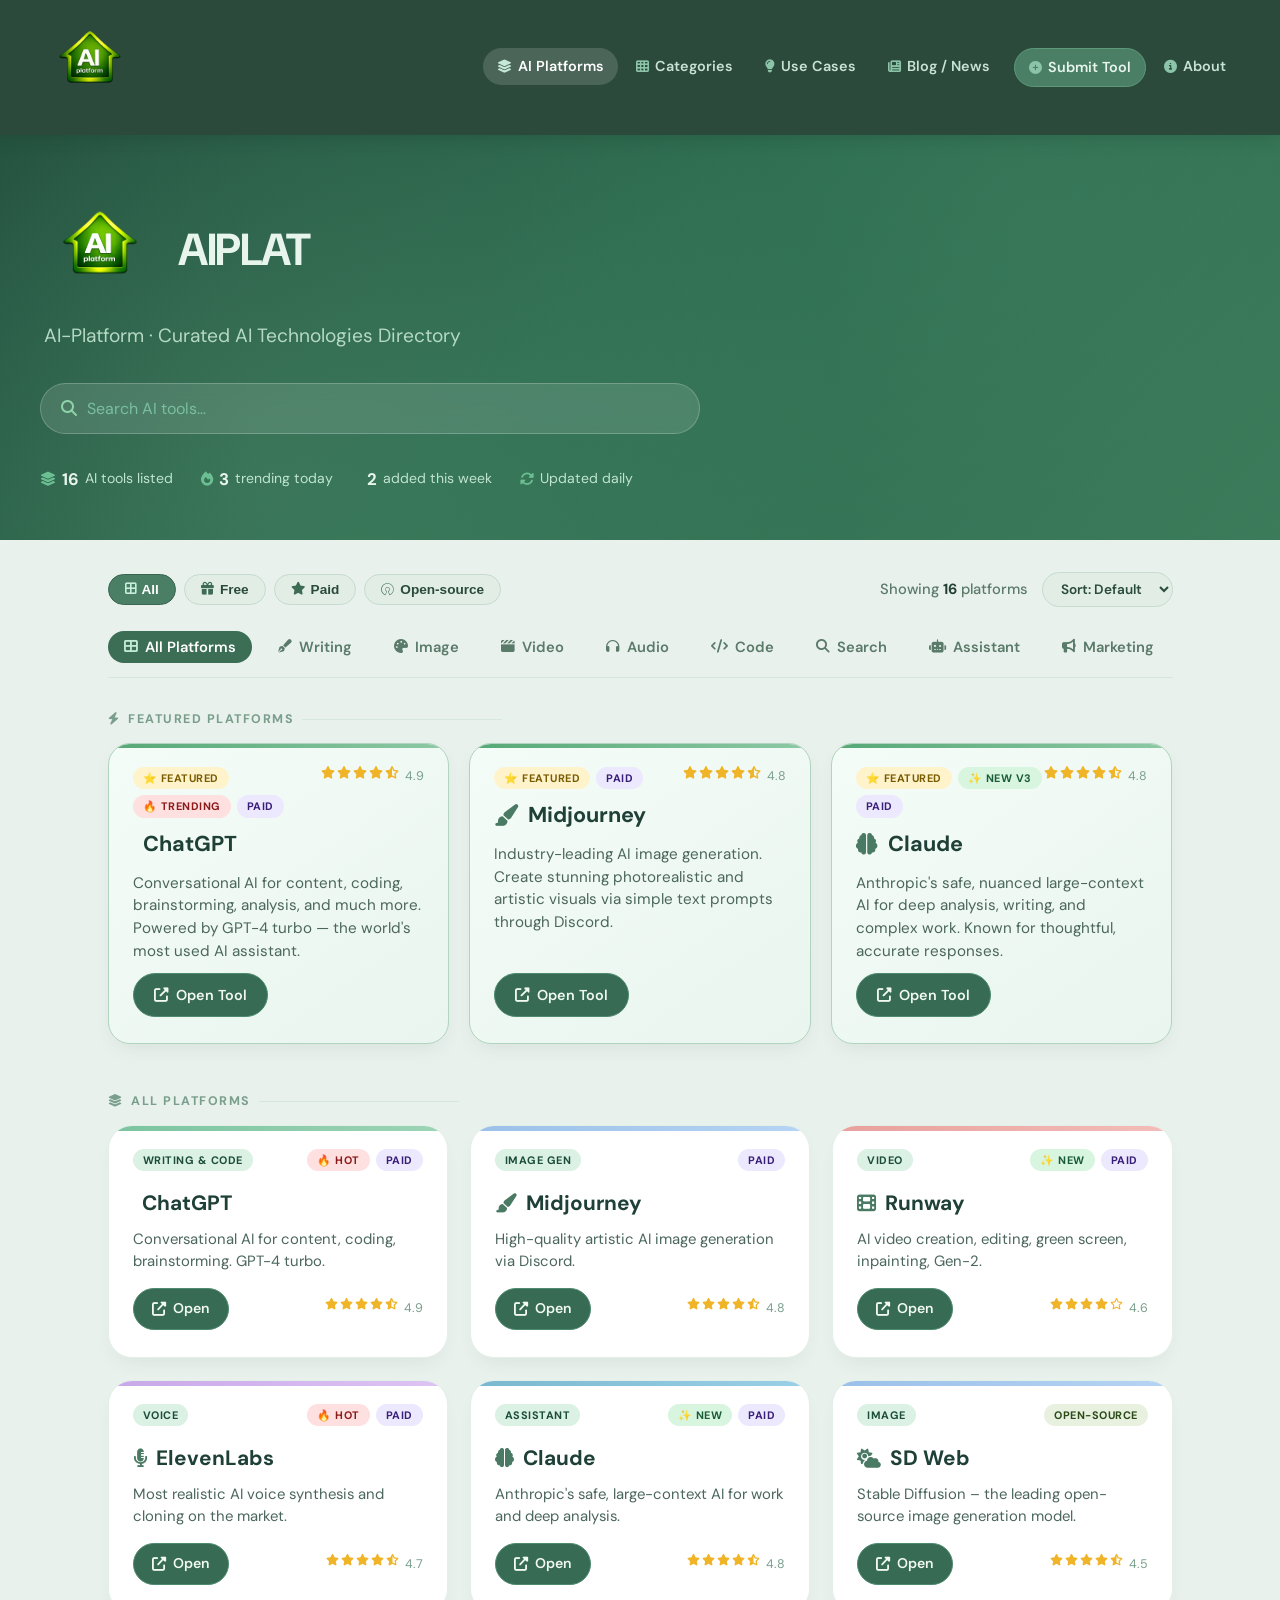
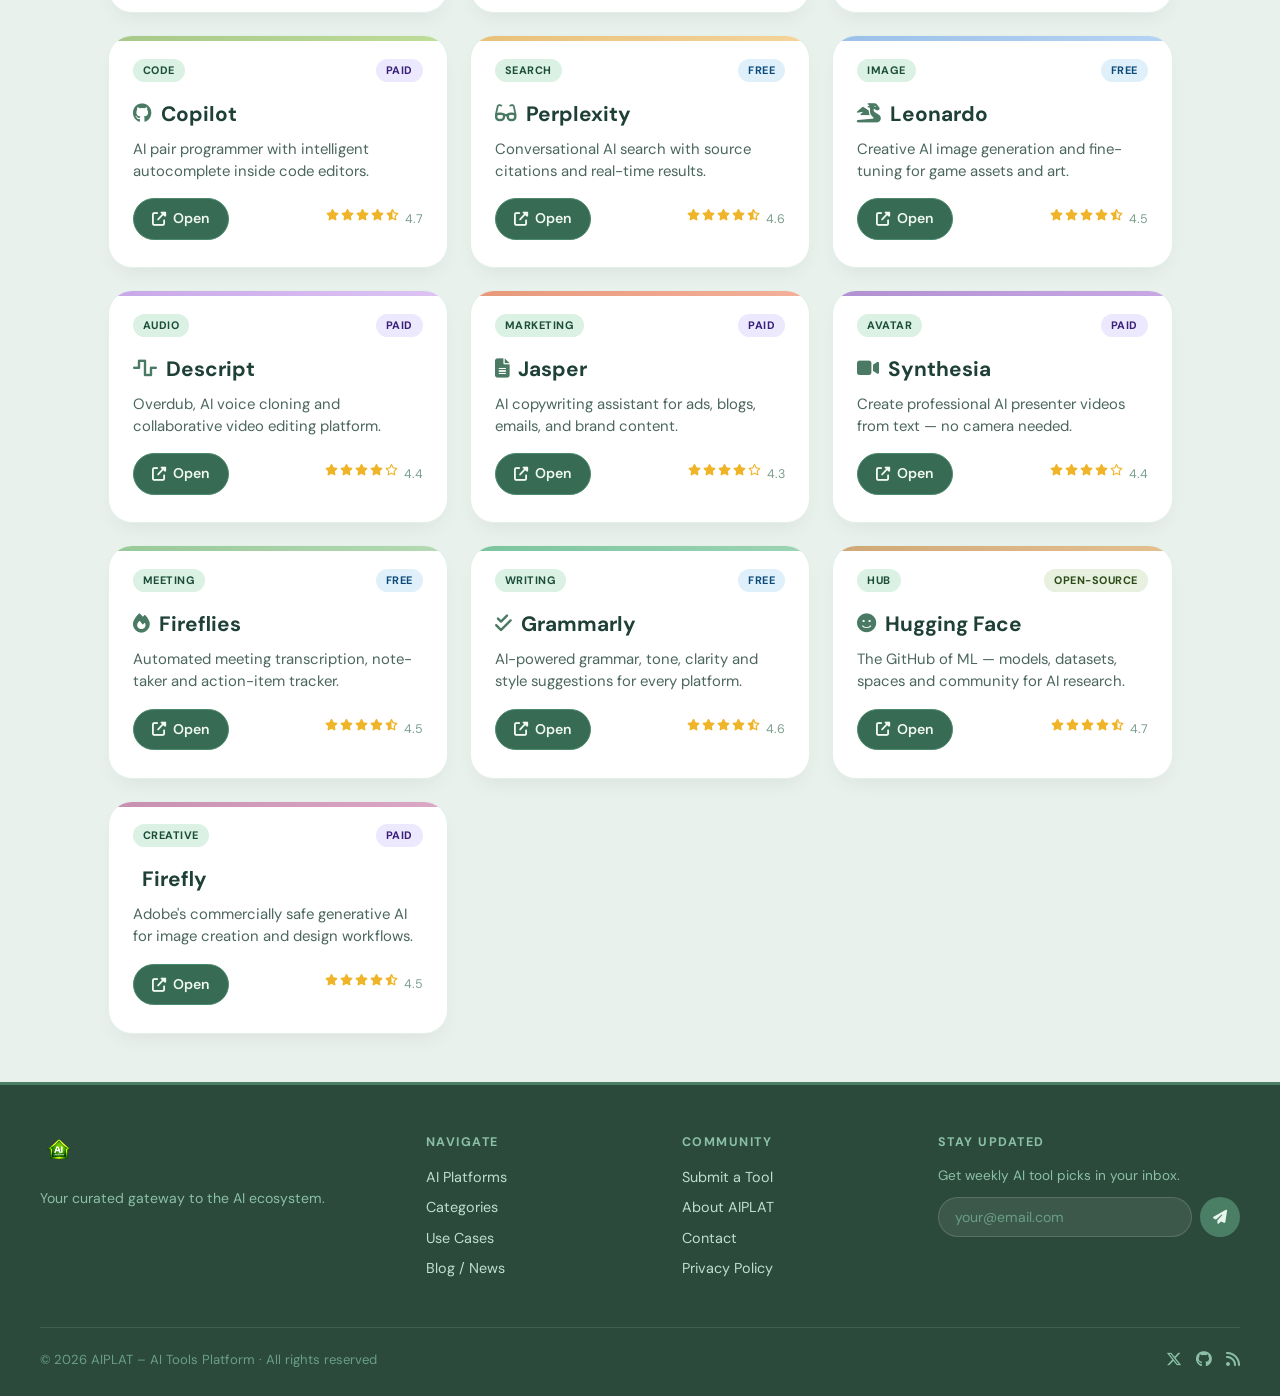
<file: index.html>
<!DOCTYPE html>
<html lang="en">
<head>
  <meta charset="UTF-8"/>
  <meta name="viewport" content="width=device-width, initial-scale=1.0"/>
  <title>AIPLAT – AI Platforms Directory</title>
  <link rel="icon" type="image/png" href="icon.png">
  <meta name="description" content="Curated AI tools directory — green-grey, fast, clean.">
  <link rel="stylesheet" href="https://cdnjs.cloudflare.com/ajax/libs/font-awesome/6.5.0/css/all.min.css">
  <link rel="preconnect" href="https://fonts.googleapis.com">
  <link href="https://fonts.googleapis.com/css2?family=DM+Sans:wght@300;400;500;600;700&family=DM+Mono:wght@400;500&display=swap" rel="stylesheet">
  <link rel="stylesheet" href="shared.css">
  <style>
    /* ── PAGE-SPECIFIC: INDEX ── */
    .hero {
      background: linear-gradient(135deg, #1f4d3b 0%, #2c6b4f 45%, #3a7a5a 100%);
      padding: 3.5rem 2.5rem 3rem;
      margin-bottom: 0;
      position: relative;
      overflow: hidden;
    }
    .hero::before {
      content: '';
      position: absolute;
      inset: 0;
      background-image: radial-gradient(circle at 20% 80%, rgba(139,196,155,.18) 0%, transparent 55%),
                        radial-gradient(circle at 80% 20%, rgba(90,160,118,.15) 0%, transparent 50%);
    }
    .hero-inner {
      max-width: 1300px;
      margin: 0 auto;
      position: relative;
      z-index: 1;
    }
    .hero-top {
      display: flex;
      align-items: center;
      gap: 18px;
      margin-bottom: 10px;
    }
    .hero-top img {
      height: 120px;
      width: auto;
      filter: brightness(1.15);
    }
    .hero-top .hero-brand {
      font-family: 'DM Sans', sans-serif;
      font-size: 2.8rem;
      font-weight: 700;
      color: #e8f5ec;
      letter-spacing: -0.03em;
    }
    .hero h2 {
      font-size: 1.2rem;
      font-weight: 400;
      color: #b5d9c4;
      margin-bottom: 2rem;
      padding-left: 4px;
    }

    /* search bar */
    .search-bar-wrap {
      display: flex;
      gap: 12px;
      max-width: 660px;
    }
    .search-bar {
      flex: 1;
      display: flex;
      align-items: center;
      background: rgba(255,255,255,.12);
      border: 1.5px solid rgba(255,255,255,.22);
      border-radius: 50px;
      padding: 0 20px;
      gap: 10px;
      backdrop-filter: blur(8px);
      transition: .2s;
    }
    .search-bar:focus-within {
      background: rgba(255,255,255,.18);
      border-color: rgba(255,255,255,.4);
    }
    .search-bar i { color: #8fd4a9; font-size: 1rem; }
    .search-bar input {
      background: none;
      border: none;
      outline: none;
      color: #e8f5ec;
      font-family: 'DM Sans', sans-serif;
      font-size: 1rem;
      width: 100%;
      padding: 14px 0;
    }
    .search-bar input::placeholder { color: #7abfa0; }
    .search-clear {
      background: none;
      border: none;
      color: #7abfa0;
      cursor: pointer;
      padding: 0;
      font-size: 1rem;
      display: none;
    }
    .search-clear.visible { display: block; }

    /* stats strip */
    .stats-strip {
      display: flex;
      gap: 28px;
      margin-top: 2rem;
      flex-wrap: wrap;
    }
    .stat-item {
      color: #c0e4d0;
      font-size: 0.88rem;
      display: flex;
      align-items: center;
      gap: 6px;
    }
    .stat-item strong { color: #e8f5ec; font-size: 1.05rem; }
    .stat-item i { color: #6bbf92; }

    /* ── MAIN CONTENT AREA ── */
    .page-body {
      max-width: 1300px;
      margin: 0 auto;
      padding: 2rem 2rem 3rem;
    }

    /* filter row */
    .filter-row {
      display: flex;
      justify-content: space-between;
      align-items: center;
      gap: 16px;
      flex-wrap: wrap;
      margin-bottom: 1.5rem;
    }
    .filter-pills {
      display: flex;
      gap: 8px;
      flex-wrap: wrap;
    }
    .fpill {
      background: #e1ede5;
      color: #2a4b3a;
      padding: 7px 16px;
      border-radius: 40px;
      font-size: 0.85rem;
      font-weight: 600;
      cursor: pointer;
      border: 1.5px solid #c6dbd0;
      transition: .2s;
      display: inline-flex;
      align-items: center;
      gap: 6px;
      user-select: none;
    }
    .fpill i { color: #3e6b54; font-size: .8rem; }
    .fpill:hover { background: #cee5d8; }
    .fpill.active {
      background: #4a7f66;
      color: #fff;
      border-color: #3a6651;
    }
    .fpill.active i { color: #c8eedd; }

    .sort-select {
      background: #e1ede5;
      border: 1.5px solid #c6dbd0;
      color: #2a4b3a;
      font-family: 'DM Sans', sans-serif;
      font-size: 0.85rem;
      font-weight: 600;
      padding: 7px 14px;
      border-radius: 40px;
      outline: none;
      cursor: pointer;
    }

    /* tool count */
    .tool-count {
      font-size: 0.92rem;
      color: #5a7a6a;
      font-weight: 500;
    }
    .tool-count strong { color: #244034; }

    /* sub-filter tabs (writing/image/etc.) */
    .sub-tabs {
      display: flex;
      gap: 10px;
      flex-wrap: wrap;
      margin-bottom: 2rem;
      border-bottom: 1.5px solid #d5e8de;
      padding-bottom: 14px;
    }
    .stab {
      background: none;
      border: none;
      font-family: 'DM Sans', sans-serif;
      color: #5a7a6a;
      font-size: 0.92rem;
      font-weight: 600;
      padding: 6px 16px;
      border-radius: 30px;
      cursor: pointer;
      transition: .18s;
      display: inline-flex;
      align-items: center;
      gap: 7px;
    }
    .stab i { font-size: .85rem; }
    .stab:hover { background: #dff0e8; color: #244034; }
    .stab.active { background: #3c6e56; color: #fff; }
    .stab.active i { color: #c2ead3; }

    /* ── FEATURED SECTION ── */
    .section-label {
      font-size: 0.78rem;
      font-weight: 700;
      text-transform: uppercase;
      letter-spacing: 1.5px;
      color: #7a9e8c;
      margin-bottom: 14px;
      display: flex;
      align-items: center;
      gap: 8px;
    }
    .section-label::after {
      content: '';
      flex: 1;
      height: 1px;
      background: #d5e8de;
      max-width: 200px;
    }

    .featured-grid {
      display: grid;
      grid-template-columns: repeat(auto-fill, minmax(320px, 1fr));
      gap: 20px;
      margin-bottom: 3rem;
    }
    .card-featured {
      background: linear-gradient(145deg, #f4fcf7, #eaf5ef);
      border: 1.5px solid #b0d4be;
      border-radius: 22px;
      padding: 1.4rem 1.5rem 1.6rem;
      display: flex;
      flex-direction: column;
      gap: 10px;
      transition: all .25s ease;
      position: relative;
      overflow: hidden;
      box-shadow: 0 8px 20px -6px rgba(40,80,60,.1);
    }
    .card-featured:hover {
      transform: translateY(-5px);
      box-shadow: 0 18px 28px -10px rgba(30,65,50,.16);
      border-color: #7ab89a;
    }
    .card-featured::before {
      content: '';
      position: absolute;
      top: 0; left: 0; right: 0;
      height: 4px;
      background: linear-gradient(90deg, #56a876, #8dc9a5, #56a876);
      background-size: 200%;
      animation: shimmer 3s linear infinite;
    }
    @keyframes shimmer {
      0% { background-position: 0%; }
      100% { background-position: 200%; }
    }
    .card-featured-top {
      display: flex;
      justify-content: space-between;
      align-items: flex-start;
    }
    .feat-badges { display: flex; gap: 6px; flex-wrap: wrap; }
    .badge {
      font-size: 0.68rem;
      font-weight: 700;
      text-transform: uppercase;
      letter-spacing: .5px;
      padding: 3px 10px;
      border-radius: 30px;
    }
    .badge-featured { background: #fff3cc; color: #7a5c00; }
    .badge-trending { background: #ffe0e0; color: #8b1a1a; }
    .badge-new      { background: #d8f5e0; color: #1a5c38; }
    .badge-free     { background: #dff0fb; color: #0c4a7a; }
    .badge-paid     { background: #ece8fd; color: #3a1f7a; }
    .badge-open     { background: #e8f0e0; color: #2a4a16; }

    .stars {
      display: flex;
      gap: 2px;
      color: #f0b429;
      font-size: 0.78rem;
    }
    .stars-count { color: #7a9e8c; font-size: 0.78rem; margin-left: 4px; }

    .card-featured h3 {
      font-size: 1.35rem;
      font-weight: 700;
      color: #1f4037;
      display: flex;
      align-items: center;
      gap: 10px;
    }
    .card-featured h3 i { color: #4a7a64; }
    .card-featured p {
      font-size: 0.95rem;
      color: #4b665c;
      line-height: 1.5;
      flex: 1;
    }
    .card-featured a.open-btn {
      display: inline-flex;
      align-items: center;
      gap: 8px;
      background: #376b53;
      color: #f1f9f0;
      padding: 10px 20px;
      border-radius: 50px;
      font-size: 0.9rem;
      font-weight: 600;
      text-decoration: none;
      transition: .2s;
      align-self: flex-start;
      border: 1px solid #4d8a70;
    }
    .card-featured a.open-btn:hover { background: #1f4d3b; }

    /* ── REGULAR GRID ── */
    .grid {
      display: grid;
      grid-template-columns: repeat(auto-fill, minmax(265px, 1fr));
      gap: 22px;
    }
    .card {
      background: #fffffffc;
      padding: 1.4rem 1.5rem 1.7rem;
      border-radius: 24px;
      box-shadow: 0 10px 20px -8px rgba(40,65,55,.09);
      transition: all .25s ease;
      display: flex;
      flex-direction: column;
      border: 1.5px solid #e2f0e7;
      position: relative;
      overflow: hidden;
    }
    .card:hover {
      transform: translateY(-5px);
      box-shadow: 0 20px 30px -12px rgba(40,75,55,.16);
      border-color: #a0c8b0;
      background: #fff;
    }
    .card::after {
      content: '';
      position: absolute;
      top: 0; left: 0; right: 0;
      height: 5px;
      border-radius: 24px 24px 0 0;
    }
    /* category color accents */
    .card[data-cat="writing"]::after    { background: linear-gradient(90deg,#7bc4a0,#9dd4b6); }
    .card[data-cat="image"]::after      { background: linear-gradient(90deg,#9bc0e8,#b6d4f4); }
    .card[data-cat="video"]::after      { background: linear-gradient(90deg,#e8a09b,#f4bdb9); }
    .card[data-cat="voice"]::after      { background: linear-gradient(90deg,#c8a8e8,#ddc4f4); }
    .card[data-cat="code"]::after       { background: linear-gradient(90deg,#a8c88a,#bedd9a); }
    .card[data-cat="search"]::after     { background: linear-gradient(90deg,#e8c07a,#f4d49a); }
    .card[data-cat="marketing"]::after  { background: linear-gradient(90deg,#e8987a,#f4b09a); }
    .card[data-cat="assistant"]::after  { background: linear-gradient(90deg,#7ab8d0,#9ad0e8); }
    .card[data-cat="meeting"]::after    { background: linear-gradient(90deg,#98c898,#b4dab4); }
    .card[data-cat="hub"]::after        { background: linear-gradient(90deg,#d0a878,#e4c090); }
    .card[data-cat="creative"]::after   { background: linear-gradient(90deg,#c890b0,#dca8c8); }
    .card[data-cat="avatar"]::after     { background: linear-gradient(90deg,#b090d0,#c8a8e4); }

    .card-top {
      display: flex;
      justify-content: space-between;
      align-items: flex-start;
      margin-bottom: 6px;
    }
    .tool-cat {
      display: inline-block;
      font-size: 0.68rem;
      font-weight: 700;
      padding: 3px 10px;
      border-radius: 50px;
      text-transform: uppercase;
      letter-spacing: .5px;
      background: #daf1e4;
      color: #1c4d3a;
    }
    .card h3 {
      font-size: 1.3rem;
      font-weight: 700;
      color: #1f4037;
      display: flex;
      align-items: center;
      gap: 9px;
      margin: 10px 0 8px;
    }
    .card h3 i { color: #4a7a64; font-size: 1.2rem; }
    .card p {
      color: #4b665c;
      font-size: 0.93rem;
      line-height: 1.5;
      flex: 1;
      margin-bottom: 16px;
    }
    .card-footer {
      display: flex;
      align-items: center;
      justify-content: space-between;
      gap: 8px;
    }
    .card a.open-btn {
      display: inline-flex;
      align-items: center;
      gap: 7px;
      background: #376b53;
      color: #f1f9f0;
      padding: 9px 18px;
      border-radius: 50px;
      font-size: 0.88rem;
      font-weight: 600;
      text-decoration: none;
      transition: .2s;
      border: 1px solid #4d8a70;
    }
    .card a.open-btn:hover { background: #1f4d3b; }

    .no-results {
      grid-column: 1 / -1;
      text-align: center;
      padding: 3rem;
      color: #7a9e8c;
    }
    .no-results i { font-size: 2.5rem; margin-bottom: 1rem; display: block; }

    /* hide class */
    .hidden { display: none !important; }

    @media (max-width: 700px) {
      .hero { padding: 2.5rem 1.4rem 2rem; }
      .hero-top .hero-brand { font-size: 2rem; }
      .search-bar-wrap { flex-direction: column; }
      .page-body { padding: 1.5rem 1rem 2rem; }
      .featured-grid { grid-template-columns: 1fr; }
    }
  </style>
</head>
<body>

<!-- ═══════════════════════════ NAVBAR ═══════════════════════════ -->
<nav class="navbar" id="mainNav">
  <div class="logo-area">
    <div class="logo-image">
      <img src="logo.png" alt="AIPLAT logo"
           onerror="this.style.display='none';this.nextElementSibling.style.display='block';">
      <div class="logo" style="display:none;">AIPLAT <span>alpha</span></div>
    </div>
  </div>
  <button class="nav-hamburger" id="navToggle" aria-label="Toggle navigation">
    <i class="fas fa-bars"></i>
  </button>
  <ul class="nav-links" id="navLinks">
    <li><a href="index.html"      class="nav-item active" data-key="index">
      <i class="fas fa-layer-group"></i> AI Platforms</a></li>
    <li><a href="categories.html" class="nav-item" data-key="categories">
      <i class="fas fa-th"></i> Categories</a></li>
    <li><a href="use-cases.html"  class="nav-item" data-key="use-cases">
      <i class="fas fa-lightbulb"></i> Use Cases</a></li>
    <li><a href="blog.html"       class="nav-item" data-key="blog">
      <i class="fas fa-newspaper"></i> Blog / News</a></li>
    <li><a href="submit.html"     class="nav-item submit-link" data-key="submit">
      <i class="fas fa-plus-circle"></i> Submit Tool</a></li>
    <li><a href="about.html"      class="nav-item" data-key="about">
      <i class="fas fa-info-circle"></i> About</a></li>
  </ul>
</nav>

<!-- ═══════════════════════════ HERO ═══════════════════════════ -->
<section class="hero">
  <div class="hero-inner">
    <div class="hero-top">
      <img src="logo.png" alt="AIPLAT"
           onerror="this.style.display='none';">
      <span class="hero-brand">AIPLAT</span>
    </div>
    <h2>AI-Platform · Curated AI Technologies Directory</h2>

    <!-- search -->
    <div class="search-bar-wrap">
      <div class="search-bar">
        <i class="fas fa-search"></i>
        <input type="text" id="searchInput" placeholder="Search AI tools…" autocomplete="off">
        <button class="search-clear" id="searchClear" aria-label="Clear search">
          <i class="fas fa-times-circle"></i>
        </button>
      </div>
    </div>

    <!-- stats -->
    <div class="stats-strip">
      <div class="stat-item"><i class="fas fa-layer-group"></i> <strong id="totalCount">16</strong> AI tools listed</div>
      <div class="stat-item"><i class="fas fa-fire"></i> <strong>3</strong> trending today</div>
      <div class="stat-item"><i class="fas fa-sparkles"></i> <strong>2</strong> added this week</div>
      <div class="stat-item"><i class="fas fa-sync-alt"></i> Updated daily</div>
    </div>
  </div>
</section>

<!-- ═══════════════════════════ MAIN BODY ═══════════════════════════ -->
<main class="page-body">

  <!-- filter row -->
  <div class="filter-row">
    <div class="filter-pills">
      <button class="fpill active" data-price="all"><i class="fas fa-border-all"></i> All</button>
      <button class="fpill" data-price="free"><i class="fas fa-gift"></i> Free</button>
      <button class="fpill" data-price="paid"><i class="fas fa-star"></i> Paid</button>
      <button class="fpill" data-price="open"><i class="fab fa-osi"></i> Open-source</button>
    </div>
    <div style="display:flex;align-items:center;gap:14px;flex-wrap:wrap;">
      <span class="tool-count">Showing <strong id="visibleCount">16</strong> platforms</span>
      <select class="sort-select" id="sortSelect">
        <option value="default">Sort: Default</option>
        <option value="az">A → Z</option>
        <option value="rating">Top Rated</option>
      </select>
    </div>
  </div>

  <!-- sub-tabs -->
  <div class="sub-tabs" id="subTabs">
    <button class="stab active" data-cat="all"><i class="fas fa-th-large"></i> All Platforms</button>
    <button class="stab" data-cat="writing"><i class="fas fa-pen-fancy"></i> Writing</button>
    <button class="stab" data-cat="image"><i class="fas fa-palette"></i> Image</button>
    <button class="stab" data-cat="video"><i class="fas fa-clapperboard"></i> Video</button>
    <button class="stab" data-cat="voice"><i class="fas fa-headphones"></i> Audio</button>
    <button class="stab" data-cat="code"><i class="fas fa-code"></i> Code</button>
    <button class="stab" data-cat="search"><i class="fas fa-magnifying-glass"></i> Search</button>
    <button class="stab" data-cat="assistant"><i class="fas fa-robot"></i> Assistant</button>
    <button class="stab" data-cat="marketing"><i class="fas fa-bullhorn"></i> Marketing</button>
  </div>

  <!-- ══ FEATURED TOOLS ══ -->
  <div class="section-label"><i class="fas fa-bolt"></i> Featured Platforms</div>
  <div class="featured-grid" id="featuredGrid">

    <div class="card-featured" data-cat="writing" data-price="paid" data-name="ChatGPT" data-rating="4.9">
      <div class="card-featured-top">
        <div class="feat-badges">
          <span class="badge badge-featured">⭐ Featured</span>
          <span class="badge badge-trending">🔥 Trending</span>
          <span class="badge badge-paid">Paid</span>
        </div>
        <div>
          <div class="stars">
            <i class="fas fa-star"></i><i class="fas fa-star"></i><i class="fas fa-star"></i>
            <i class="fas fa-star"></i><i class="fas fa-star-half-alt"></i>
            <span class="stars-count">4.9</span>
          </div>
        </div>
      </div>
      <h3><i class="fab fa-openai"></i> ChatGPT</h3>
      <p>Conversational AI for content, coding, brainstorming, analysis, and much more. Powered by GPT-4 turbo — the world's most used AI assistant.</p>
      <a href="https://chat.openai.com" target="_blank" class="open-btn">
        <i class="fas fa-external-link-alt"></i> Open Tool
      </a>
    </div>

    <div class="card-featured" data-cat="image" data-price="paid" data-name="Midjourney" data-rating="4.8">
      <div class="card-featured-top">
        <div class="feat-badges">
          <span class="badge badge-featured">⭐ Featured</span>
          <span class="badge badge-paid">Paid</span>
        </div>
        <div>
          <div class="stars">
            <i class="fas fa-star"></i><i class="fas fa-star"></i><i class="fas fa-star"></i>
            <i class="fas fa-star"></i><i class="fas fa-star-half-alt"></i>
            <span class="stars-count">4.8</span>
          </div>
        </div>
      </div>
      <h3><i class="fas fa-paint-brush"></i> Midjourney</h3>
      <p>Industry-leading AI image generation. Create stunning photorealistic and artistic visuals via simple text prompts through Discord.</p>
      <a href="https://www.midjourney.com" target="_blank" class="open-btn">
        <i class="fas fa-external-link-alt"></i> Open Tool
      </a>
    </div>

    <div class="card-featured" data-cat="assistant" data-price="paid" data-name="Claude" data-rating="4.8">
      <div class="card-featured-top">
        <div class="feat-badges">
          <span class="badge badge-featured">⭐ Featured</span>
          <span class="badge badge-new">✨ New v3</span>
          <span class="badge badge-paid">Paid</span>
        </div>
        <div>
          <div class="stars">
            <i class="fas fa-star"></i><i class="fas fa-star"></i><i class="fas fa-star"></i>
            <i class="fas fa-star"></i><i class="fas fa-star-half-alt"></i>
            <span class="stars-count">4.8</span>
          </div>
        </div>
      </div>
      <h3><i class="fas fa-brain"></i> Claude</h3>
      <p>Anthropic's safe, nuanced large-context AI for deep analysis, writing, and complex work. Known for thoughtful, accurate responses.</p>
      <a href="https://claude.ai" target="_blank" class="open-btn">
        <i class="fas fa-external-link-alt"></i> Open Tool
      </a>
    </div>

  </div><!-- /featured-grid -->

  <!-- ══ ALL TOOLS GRID ══ -->
  <div class="section-label"><i class="fas fa-layer-group"></i> All Platforms</div>
  <div class="grid" id="toolsGrid">

    <!-- 1 ChatGPT -->
    <div class="card" data-cat="writing" data-price="paid" data-name="chatgpt" data-rating="4.9">
      <div class="card-top">
        <span class="tool-cat">Writing &amp; Code</span>
        <div class="feat-badges">
          <span class="badge badge-trending">🔥 Hot</span>
          <span class="badge badge-paid">Paid</span>
        </div>
      </div>
      <h3><i class="fab fa-openai"></i> ChatGPT</h3>
      <p>Conversational AI for content, coding, brainstorming. GPT-4 turbo.</p>
      <div class="card-footer">
        <a href="https://chat.openai.com" target="_blank" class="open-btn">
          <i class="fas fa-external-link-alt"></i> Open
        </a>
        <div class="stars" style="font-size:.72rem">
          <i class="fas fa-star"></i><i class="fas fa-star"></i><i class="fas fa-star"></i>
          <i class="fas fa-star"></i><i class="fas fa-star-half-alt"></i>
          <span class="stars-count">4.9</span>
        </div>
      </div>
    </div>

    <!-- 2 Midjourney -->
    <div class="card" data-cat="image" data-price="paid" data-name="midjourney" data-rating="4.8">
      <div class="card-top">
        <span class="tool-cat">Image Gen</span>
        <div class="feat-badges"><span class="badge badge-paid">Paid</span></div>
      </div>
      <h3><i class="fas fa-paint-brush"></i> Midjourney</h3>
      <p>High-quality artistic AI image generation via Discord.</p>
      <div class="card-footer">
        <a href="https://www.midjourney.com" target="_blank" class="open-btn">
          <i class="fas fa-external-link-alt"></i> Open
        </a>
        <div class="stars" style="font-size:.72rem">
          <i class="fas fa-star"></i><i class="fas fa-star"></i><i class="fas fa-star"></i>
          <i class="fas fa-star"></i><i class="fas fa-star-half-alt"></i>
          <span class="stars-count">4.8</span>
        </div>
      </div>
    </div>

    <!-- 3 Runway -->
    <div class="card" data-cat="video" data-price="paid" data-name="runway" data-rating="4.6">
      <div class="card-top">
        <span class="tool-cat">Video</span>
        <div class="feat-badges">
          <span class="badge badge-new">✨ New</span>
          <span class="badge badge-paid">Paid</span>
        </div>
      </div>
      <h3><i class="fas fa-film"></i> Runway</h3>
      <p>AI video creation, editing, green screen, inpainting, Gen-2.</p>
      <div class="card-footer">
        <a href="https://runwayml.com" target="_blank" class="open-btn">
          <i class="fas fa-external-link-alt"></i> Open
        </a>
        <div class="stars" style="font-size:.72rem">
          <i class="fas fa-star"></i><i class="fas fa-star"></i><i class="fas fa-star"></i>
          <i class="fas fa-star"></i><i class="far fa-star"></i>
          <span class="stars-count">4.6</span>
        </div>
      </div>
    </div>

    <!-- 4 ElevenLabs -->
    <div class="card" data-cat="voice" data-price="paid" data-name="elevenlabs" data-rating="4.7">
      <div class="card-top">
        <span class="tool-cat">Voice</span>
        <div class="feat-badges"><span class="badge badge-trending">🔥 Hot</span><span class="badge badge-paid">Paid</span></div>
      </div>
      <h3><i class="fas fa-microphone-alt"></i> ElevenLabs</h3>
      <p>Most realistic AI voice synthesis and cloning on the market.</p>
      <div class="card-footer">
        <a href="https://elevenlabs.io" target="_blank" class="open-btn">
          <i class="fas fa-external-link-alt"></i> Open
        </a>
        <div class="stars" style="font-size:.72rem">
          <i class="fas fa-star"></i><i class="fas fa-star"></i><i class="fas fa-star"></i>
          <i class="fas fa-star"></i><i class="fas fa-star-half-alt"></i>
          <span class="stars-count">4.7</span>
        </div>
      </div>
    </div>

    <!-- 5 Claude -->
    <div class="card" data-cat="assistant" data-price="paid" data-name="claude" data-rating="4.8">
      <div class="card-top">
        <span class="tool-cat">Assistant</span>
        <div class="feat-badges"><span class="badge badge-new">✨ New</span><span class="badge badge-paid">Paid</span></div>
      </div>
      <h3><i class="fas fa-brain"></i> Claude</h3>
      <p>Anthropic's safe, large-context AI for work and deep analysis.</p>
      <div class="card-footer">
        <a href="https://claude.ai" target="_blank" class="open-btn">
          <i class="fas fa-external-link-alt"></i> Open
        </a>
        <div class="stars" style="font-size:.72rem">
          <i class="fas fa-star"></i><i class="fas fa-star"></i><i class="fas fa-star"></i>
          <i class="fas fa-star"></i><i class="fas fa-star-half-alt"></i>
          <span class="stars-count">4.8</span>
        </div>
      </div>
    </div>

    <!-- 6 Stable Diffusion -->
    <div class="card" data-cat="image" data-price="open" data-name="stable diffusion" data-rating="4.5">
      <div class="card-top">
        <span class="tool-cat">Image</span>
        <div class="feat-badges"><span class="badge badge-open">Open-source</span></div>
      </div>
      <h3><i class="fas fa-cloud-sun"></i> SD Web</h3>
      <p>Stable Diffusion – the leading open-source image generation model.</p>
      <div class="card-footer">
        <a href="https://stability.ai" target="_blank" class="open-btn">
          <i class="fas fa-external-link-alt"></i> Open
        </a>
        <div class="stars" style="font-size:.72rem">
          <i class="fas fa-star"></i><i class="fas fa-star"></i><i class="fas fa-star"></i>
          <i class="fas fa-star"></i><i class="fas fa-star-half-alt"></i>
          <span class="stars-count">4.5</span>
        </div>
      </div>
    </div>

    <!-- 7 GitHub Copilot -->
    <div class="card" data-cat="code" data-price="paid" data-name="github copilot" data-rating="4.7">
      <div class="card-top">
        <span class="tool-cat">Code</span>
        <div class="feat-badges"><span class="badge badge-paid">Paid</span></div>
      </div>
      <h3><i class="fab fa-github"></i> Copilot</h3>
      <p>AI pair programmer with intelligent autocomplete inside code editors.</p>
      <div class="card-footer">
        <a href="https://github.com/features/copilot" target="_blank" class="open-btn">
          <i class="fas fa-external-link-alt"></i> Open
        </a>
        <div class="stars" style="font-size:.72rem">
          <i class="fas fa-star"></i><i class="fas fa-star"></i><i class="fas fa-star"></i>
          <i class="fas fa-star"></i><i class="fas fa-star-half-alt"></i>
          <span class="stars-count">4.7</span>
        </div>
      </div>
    </div>

    <!-- 8 Perplexity -->
    <div class="card" data-cat="search" data-price="free" data-name="perplexity" data-rating="4.6">
      <div class="card-top">
        <span class="tool-cat">Search</span>
        <div class="feat-badges"><span class="badge badge-free">Free</span></div>
      </div>
      <h3><i class="fas fa-glasses"></i> Perplexity</h3>
      <p>Conversational AI search with source citations and real-time results.</p>
      <div class="card-footer">
        <a href="https://www.perplexity.ai" target="_blank" class="open-btn">
          <i class="fas fa-external-link-alt"></i> Open
        </a>
        <div class="stars" style="font-size:.72rem">
          <i class="fas fa-star"></i><i class="fas fa-star"></i><i class="fas fa-star"></i>
          <i class="fas fa-star"></i><i class="fas fa-star-half-alt"></i>
          <span class="stars-count">4.6</span>
        </div>
      </div>
    </div>

    <!-- 9 Leonardo -->
    <div class="card" data-cat="image" data-price="free" data-name="leonardo" data-rating="4.5">
      <div class="card-top">
        <span class="tool-cat">Image</span>
        <div class="feat-badges"><span class="badge badge-free">Free</span></div>
      </div>
      <h3><i class="fas fa-dragon"></i> Leonardo</h3>
      <p>Creative AI image generation and fine-tuning for game assets and art.</p>
      <div class="card-footer">
        <a href="https://leonardo.ai" target="_blank" class="open-btn">
          <i class="fas fa-external-link-alt"></i> Open
        </a>
        <div class="stars" style="font-size:.72rem">
          <i class="fas fa-star"></i><i class="fas fa-star"></i><i class="fas fa-star"></i>
          <i class="fas fa-star"></i><i class="fas fa-star-half-alt"></i>
          <span class="stars-count">4.5</span>
        </div>
      </div>
    </div>

    <!-- 10 Descript -->
    <div class="card" data-cat="voice" data-price="paid" data-name="descript" data-rating="4.4">
      <div class="card-top">
        <span class="tool-cat">Audio</span>
        <div class="feat-badges"><span class="badge badge-paid">Paid</span></div>
      </div>
      <h3><i class="fas fa-wave-square"></i> Descript</h3>
      <p>Overdub, AI voice cloning and collaborative video editing platform.</p>
      <div class="card-footer">
        <a href="https://www.descript.com" target="_blank" class="open-btn">
          <i class="fas fa-external-link-alt"></i> Open
        </a>
        <div class="stars" style="font-size:.72rem">
          <i class="fas fa-star"></i><i class="fas fa-star"></i><i class="fas fa-star"></i>
          <i class="fas fa-star"></i><i class="far fa-star"></i>
          <span class="stars-count">4.4</span>
        </div>
      </div>
    </div>

    <!-- 11 Jasper -->
    <div class="card" data-cat="marketing" data-price="paid" data-name="jasper" data-rating="4.3">
      <div class="card-top">
        <span class="tool-cat">Marketing</span>
        <div class="feat-badges"><span class="badge badge-paid">Paid</span></div>
      </div>
      <h3><i class="fas fa-file-alt"></i> Jasper</h3>
      <p>AI copywriting assistant for ads, blogs, emails, and brand content.</p>
      <div class="card-footer">
        <a href="https://www.jasper.ai" target="_blank" class="open-btn">
          <i class="fas fa-external-link-alt"></i> Open
        </a>
        <div class="stars" style="font-size:.72rem">
          <i class="fas fa-star"></i><i class="fas fa-star"></i><i class="fas fa-star"></i>
          <i class="fas fa-star"></i><i class="far fa-star"></i>
          <span class="stars-count">4.3</span>
        </div>
      </div>
    </div>

    <!-- 12 Synthesia -->
    <div class="card" data-cat="avatar" data-price="paid" data-name="synthesia" data-rating="4.4">
      <div class="card-top">
        <span class="tool-cat">Avatar</span>
        <div class="feat-badges"><span class="badge badge-paid">Paid</span></div>
      </div>
      <h3><i class="fas fa-video"></i> Synthesia</h3>
      <p>Create professional AI presenter videos from text — no camera needed.</p>
      <div class="card-footer">
        <a href="https://www.synthesia.io" target="_blank" class="open-btn">
          <i class="fas fa-external-link-alt"></i> Open
        </a>
        <div class="stars" style="font-size:.72rem">
          <i class="fas fa-star"></i><i class="fas fa-star"></i><i class="fas fa-star"></i>
          <i class="fas fa-star"></i><i class="far fa-star"></i>
          <span class="stars-count">4.4</span>
        </div>
      </div>
    </div>

    <!-- 13 Fireflies -->
    <div class="card" data-cat="meeting" data-price="free" data-name="fireflies" data-rating="4.5">
      <div class="card-top">
        <span class="tool-cat">Meeting</span>
        <div class="feat-badges"><span class="badge badge-free">Free</span></div>
      </div>
      <h3><i class="fas fa-fire"></i> Fireflies</h3>
      <p>Automated meeting transcription, note-taker and action-item tracker.</p>
      <div class="card-footer">
        <a href="https://fireflies.ai" target="_blank" class="open-btn">
          <i class="fas fa-external-link-alt"></i> Open
        </a>
        <div class="stars" style="font-size:.72rem">
          <i class="fas fa-star"></i><i class="fas fa-star"></i><i class="fas fa-star"></i>
          <i class="fas fa-star"></i><i class="fas fa-star-half-alt"></i>
          <span class="stars-count">4.5</span>
        </div>
      </div>
    </div>

    <!-- 14 Grammarly -->
    <div class="card" data-cat="writing" data-price="free" data-name="grammarly" data-rating="4.6">
      <div class="card-top">
        <span class="tool-cat">Writing</span>
        <div class="feat-badges"><span class="badge badge-free">Free</span></div>
      </div>
      <h3><i class="fas fa-check-double"></i> Grammarly</h3>
      <p>AI-powered grammar, tone, clarity and style suggestions for every platform.</p>
      <div class="card-footer">
        <a href="https://www.grammarly.com" target="_blank" class="open-btn">
          <i class="fas fa-external-link-alt"></i> Open
        </a>
        <div class="stars" style="font-size:.72rem">
          <i class="fas fa-star"></i><i class="fas fa-star"></i><i class="fas fa-star"></i>
          <i class="fas fa-star"></i><i class="fas fa-star-half-alt"></i>
          <span class="stars-count">4.6</span>
        </div>
      </div>
    </div>

    <!-- 15 Hugging Face -->
    <div class="card" data-cat="hub" data-price="open" data-name="hugging face" data-rating="4.7">
      <div class="card-top">
        <span class="tool-cat">Hub</span>
        <div class="feat-badges"><span class="badge badge-open">Open-source</span></div>
      </div>
      <h3><i class="fas fa-smile"></i> Hugging Face</h3>
      <p>The GitHub of ML — models, datasets, spaces and community for AI research.</p>
      <div class="card-footer">
        <a href="https://huggingface.co" target="_blank" class="open-btn">
          <i class="fas fa-external-link-alt"></i> Open
        </a>
        <div class="stars" style="font-size:.72rem">
          <i class="fas fa-star"></i><i class="fas fa-star"></i><i class="fas fa-star"></i>
          <i class="fas fa-star"></i><i class="fas fa-star-half-alt"></i>
          <span class="stars-count">4.7</span>
        </div>
      </div>
    </div>

    <!-- 16 Adobe Firefly -->
    <div class="card" data-cat="creative" data-price="paid" data-name="adobe firefly" data-rating="4.5">
      <div class="card-top">
        <span class="tool-cat">Creative</span>
        <div class="feat-badges"><span class="badge badge-paid">Paid</span></div>
      </div>
      <h3><i class="fab fa-adobe"></i> Firefly</h3>
      <p>Adobe's commercially safe generative AI for image creation and design workflows.</p>
      <div class="card-footer">
        <a href="https://firefly.adobe.com" target="_blank" class="open-btn">
          <i class="fas fa-external-link-alt"></i> Open
        </a>
        <div class="stars" style="font-size:.72rem">
          <i class="fas fa-star"></i><i class="fas fa-star"></i><i class="fas fa-star"></i>
          <i class="fas fa-star"></i><i class="fas fa-star-half-alt"></i>
          <span class="stars-count">4.5</span>
        </div>
      </div>
    </div>

    <div class="no-results hidden" id="noResults">
      <i class="fas fa-search-minus"></i>
      <p>No tools found matching your search.</p>
    </div>

  </div><!-- /grid -->

</main>

<!-- ═══════════════════════════ FOOTER ═══════════════════════════ -->
<footer class="footer">
  <div class="footer-inner">
    <div class="footer-brand">
      <img src="logo.png" alt="AIPLAT" class="footer-logo"
           onerror="this.style.display='none';this.nextElementSibling.style.display='inline';">
      <span class="footer-logo-text" style="display:none;">AIPLAT</span>
      <p class="footer-tagline">Your curated gateway to the AI ecosystem.</p>
    </div>
    <div class="footer-links-group">
      <h4>Navigate</h4>
      <a href="index.html">AI Platforms</a>
      <a href="categories.html">Categories</a>
      <a href="use-cases.html">Use Cases</a>
      <a href="blog.html">Blog / News</a>
    </div>
    <div class="footer-links-group">
      <h4>Community</h4>
      <a href="submit.html">Submit a Tool</a>
      <a href="about.html">About AIPLAT</a>
      <a href="contact.html">Contact</a>
      <a href="privacy.html">Privacy Policy</a>
    </div>
    <div class="footer-links-group">
      <h4>Stay updated</h4>
      <p class="footer-small">Get weekly AI tool picks in your inbox.</p>
      <div class="footer-subscribe">
        <input type="email" placeholder="your@email.com" class="footer-email-input" aria-label="Email for newsletter">
        <button class="footer-sub-btn" aria-label="Subscribe"><i class="fas fa-paper-plane"></i></button>
      </div>
    </div>
  </div>
  <div class="footer-bottom">
    <span>© 2026 AIPLAT – AI Tools Platform · All rights reserved</span>
    <span class="footer-socials">
      <a href="#" aria-label="Twitter"><i class="fab fa-x-twitter"></i></a>
      <a href="#" aria-label="GitHub"><i class="fab fa-github"></i></a>
      <a href="#" aria-label="RSS"><i class="fas fa-rss"></i></a>
    </span>
  </div>
</footer>

<script>
  // ── MOBILE NAV TOGGLE
  const toggle = document.getElementById('navToggle');
  const navLinks = document.getElementById('navLinks');
  toggle.addEventListener('click', () => {
    navLinks.classList.toggle('open');
    toggle.querySelector('i').className =
      navLinks.classList.contains('open') ? 'fas fa-times' : 'fas fa-bars';
  });

  // ── SEARCH
  const searchInput = document.getElementById('searchInput');
  const searchClear = document.getElementById('searchClear');

  searchInput.addEventListener('input', () => {
    const val = searchInput.value.trim();
    searchClear.classList.toggle('visible', val.length > 0);
    applyFilters();
  });
  searchClear.addEventListener('click', () => {
    searchInput.value = '';
    searchClear.classList.remove('visible');
    applyFilters();
  });

  // ── PRICE FILTER PILLS
  document.querySelectorAll('.fpill').forEach(pill => {
    pill.addEventListener('click', () => {
      document.querySelectorAll('.fpill').forEach(p => p.classList.remove('active'));
      pill.classList.add('active');
      applyFilters();
    });
  });

  // ── SUB TABS (category)
  document.querySelectorAll('.stab').forEach(tab => {
    tab.addEventListener('click', () => {
      document.querySelectorAll('.stab').forEach(t => t.classList.remove('active'));
      tab.classList.add('active');
      applyFilters();
    });
  });

  // ── SORT
  document.getElementById('sortSelect').addEventListener('change', applyFilters);

  // ── MAIN FILTER FUNCTION
  function applyFilters() {
    const query = searchInput.value.toLowerCase().trim();
    const activePrice = document.querySelector('.fpill.active')?.dataset.price || 'all';
    const activeCat = document.querySelector('.stab.active')?.dataset.cat || 'all';
    const sortVal = document.getElementById('sortSelect').value;

    const cards = Array.from(document.querySelectorAll('#toolsGrid .card'));
    const featCards = Array.from(document.querySelectorAll('#featuredGrid .card-featured'));

    let visibleCount = 0;

    cards.forEach(card => {
      const name = (card.dataset.name || '').toLowerCase();
      const desc = card.querySelector('p')?.textContent.toLowerCase() || '';
      const catMatch = activeCat === 'all' || card.dataset.cat === activeCat;
      const priceMatch = activePrice === 'all' || card.dataset.price === activePrice;
      const searchMatch = !query || name.includes(query) || desc.includes(query);

      const show = catMatch && priceMatch && searchMatch;
      card.classList.toggle('hidden', !show);
      if (show) visibleCount++;
    });

    // sort visible cards
    if (sortVal !== 'default') {
      const grid = document.getElementById('toolsGrid');
      const visibleCards = cards.filter(c => !c.classList.contains('hidden'));
      visibleCards.sort((a, b) => {
        if (sortVal === 'az') {
          return (a.dataset.name || '').localeCompare(b.dataset.name || '');
        }
        if (sortVal === 'rating') {
          return parseFloat(b.dataset.rating || 0) - parseFloat(a.dataset.rating || 0);
        }
        return 0;
      });
      visibleCards.forEach(card => grid.appendChild(card));
    }

    // featured cards – filter by cat/price only
    featCards.forEach(card => {
      const catMatch = activeCat === 'all' || card.dataset.cat === activeCat;
      const priceMatch = activePrice === 'all' || card.dataset.price === activePrice;
      const nameMatch = !query || (card.dataset.name || '').toLowerCase().includes(query);
      card.classList.toggle('hidden', !(catMatch && priceMatch && nameMatch));
    });

    document.getElementById('visibleCount').textContent = visibleCount;
    document.getElementById('noResults').classList.toggle('hidden', visibleCount > 0);
  }
</script>

</body>
</html>
</file>
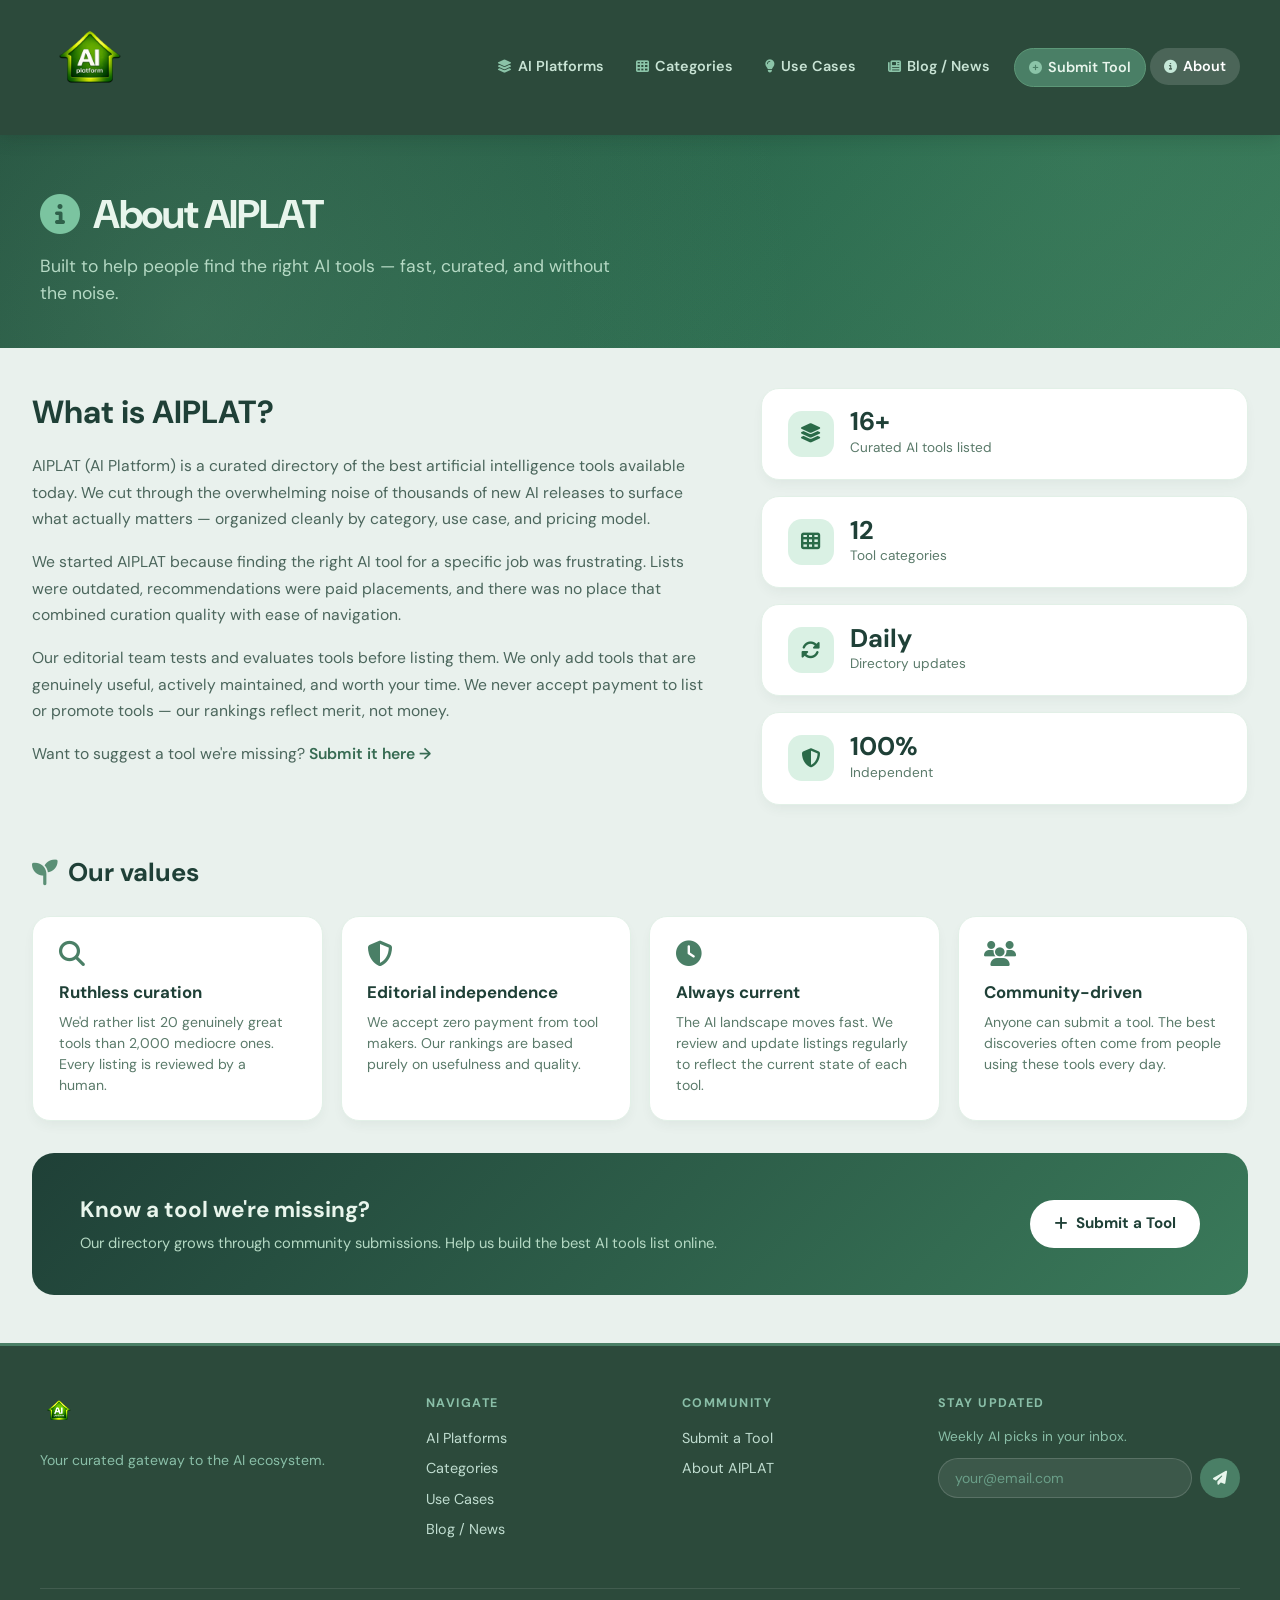
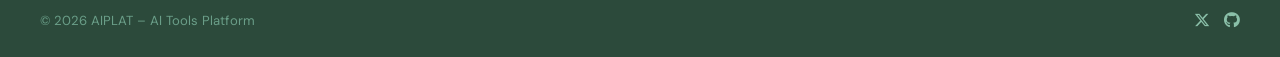
<file: about.html>
<!DOCTYPE html>
<html lang="en">
<head>
  <meta charset="UTF-8"/>
  <meta name="viewport" content="width=device-width, initial-scale=1.0"/>
  <title>AIPLAT – About</title>
  <link rel="icon" type="image/png" href="icon.png">
  <link rel="stylesheet" href="https://cdnjs.cloudflare.com/ajax/libs/font-awesome/6.5.0/css/all.min.css">
  <link href="https://fonts.googleapis.com/css2?family=DM+Sans:wght@300;400;500;600;700&display=swap" rel="stylesheet">
  <link rel="stylesheet" href="shared.css">
  <style>
    .about-grid {
      display: grid;
      grid-template-columns: 1.4fr 1fr;
      gap: 3rem;
      margin-bottom: 3rem;
    }
    .about-text h2 { font-size: 2rem; font-weight: 700; color: #1f4037; margin-bottom: 1rem; }
    .about-text p  { font-size: 0.98rem; color: #4b665c; line-height: 1.7; margin-bottom: 1rem; }
    .about-text a  { color: #376b53; font-weight: 600; text-decoration: none; }
    .about-text a:hover { text-decoration: underline; }

    .stat-cards {
      display: flex;
      flex-direction: column;
      gap: 16px;
    }
    .stat-card {
      background: #fff;
      border: 1.5px solid #e2f0e7;
      border-radius: 18px;
      padding: 1.3rem 1.6rem;
      display: flex;
      align-items: center;
      gap: 16px;
      box-shadow: 0 6px 14px -4px rgba(40,65,55,.07);
    }
    .stat-card-icon {
      width: 46px; height: 46px;
      border-radius: 14px;
      background: #daf1e4;
      display: flex; align-items: center; justify-content: center;
      font-size: 1.2rem; color: #2a6a48; flex-shrink: 0;
    }
    .stat-card-text h4 { font-size: 1.6rem; font-weight: 700; color: #1f4037; line-height: 1; }
    .stat-card-text p  { font-size: 0.85rem; color: #5a7a6a; margin-top: 2px; }

    .values-grid {
      display: grid;
      grid-template-columns: repeat(auto-fill, minmax(250px, 1fr));
      gap: 18px;
      margin-top: 1.5rem;
    }
    .value-card {
      background: #fff;
      border: 1.5px solid #e2f0e7;
      border-radius: 18px;
      padding: 1.5rem 1.6rem;
      box-shadow: 0 6px 14px -4px rgba(40,65,55,.07);
    }
    .value-card i { font-size: 1.6rem; color: #4a7f66; margin-bottom: 12px; display: block; }
    .value-card h4 { font-size: 1.05rem; font-weight: 700; color: #1f4037; margin-bottom: 7px; }
    .value-card p  { font-size: 0.88rem; color: #5a7a6a; line-height: 1.5; }

    .cta-strip {
      background: linear-gradient(135deg, #1f4037, #3a7a5a);
      border-radius: 22px;
      padding: 2.5rem 3rem;
      display: flex;
      align-items: center;
      justify-content: space-between;
      gap: 2rem;
      flex-wrap: wrap;
      margin-top: 2rem;
    }
    .cta-strip h3 { font-size: 1.4rem; font-weight: 700; color: #e8f5ec; }
    .cta-strip p  { color: #b5d9c4; font-size: 0.92rem; margin-top: 4px; }
    .cta-btn {
      display: inline-flex;
      align-items: center;
      gap: 8px;
      background: #fff;
      color: #1f4037;
      text-decoration: none;
      font-weight: 700;
      font-size: 0.95rem;
      padding: 12px 24px;
      border-radius: 50px;
      transition: .2s;
      flex-shrink: 0;
    }
    .cta-btn:hover { background: #e8f5ec; }

    @media (max-width: 700px) {
      .about-grid { grid-template-columns: 1fr; }
      .cta-strip { padding: 2rem 1.6rem; }
    }
  </style>
</head>
<body>

<nav class="navbar">
  <div class="logo-area">
    <div class="logo-image">
      <img src="logo.png" alt="AIPLAT" onerror="this.style.display='none';this.nextElementSibling.style.display='block';">
      <div class="logo" style="display:none;">AIPLAT <span>alpha</span></div>
    </div>
  </div>
  <button class="nav-hamburger" id="navToggle"><i class="fas fa-bars"></i></button>
  <ul class="nav-links" id="navLinks">
    <li><a href="index.html"      class="nav-item"><i class="fas fa-layer-group"></i> AI Platforms</a></li>
    <li><a href="categories.html" class="nav-item"><i class="fas fa-th"></i> Categories</a></li>
    <li><a href="use-cases.html"  class="nav-item"><i class="fas fa-lightbulb"></i> Use Cases</a></li>
    <li><a href="blog.html"       class="nav-item"><i class="fas fa-newspaper"></i> Blog / News</a></li>
    <li><a href="submit.html"     class="nav-item submit-link"><i class="fas fa-plus-circle"></i> Submit Tool</a></li>
    <li><a href="about.html"      class="nav-item active"><i class="fas fa-info-circle"></i> About</a></li>
  </ul>
</nav>

<section class="page-banner">
  <div class="page-banner-inner">
    <h1><i class="fas fa-info-circle"></i> About AIPLAT</h1>
    <p>Built to help people find the right AI tools — fast, curated, and without the noise.</p>
  </div>
</section>

<div class="inner-body">

  <div class="about-grid">
    <div class="about-text">
      <h2>What is AIPLAT?</h2>
      <p>AIPLAT (AI Platform) is a curated directory of the best artificial intelligence tools available today. We cut through the overwhelming noise of thousands of new AI releases to surface what actually matters — organized cleanly by category, use case, and pricing model.</p>
      <p>We started AIPLAT because finding the right AI tool for a specific job was frustrating. Lists were outdated, recommendations were paid placements, and there was no place that combined curation quality with ease of navigation.</p>
      <p>Our editorial team tests and evaluates tools before listing them. We only add tools that are genuinely useful, actively maintained, and worth your time. We never accept payment to list or promote tools — our rankings reflect merit, not money.</p>
      <p>Want to suggest a tool we're missing? <a href="submit.html">Submit it here →</a></p>
    </div>

    <div class="stat-cards">
      <div class="stat-card">
        <div class="stat-card-icon"><i class="fas fa-layer-group"></i></div>
        <div class="stat-card-text"><h4>16+</h4><p>Curated AI tools listed</p></div>
      </div>
      <div class="stat-card">
        <div class="stat-card-icon"><i class="fas fa-th"></i></div>
        <div class="stat-card-text"><h4>12</h4><p>Tool categories</p></div>
      </div>
      <div class="stat-card">
        <div class="stat-card-icon"><i class="fas fa-sync-alt"></i></div>
        <div class="stat-card-text"><h4>Daily</h4><p>Directory updates</p></div>
      </div>
      <div class="stat-card">
        <div class="stat-card-icon"><i class="fas fa-shield-alt"></i></div>
        <div class="stat-card-text"><h4>100%</h4><p>Independent</p></div>
      </div>
    </div>
  </div>

  <div class="section-title"><i class="fas fa-seedling"></i> Our values</div>
  <div class="values-grid">
    <div class="value-card">
      <i class="fas fa-search"></i>
      <h4>Ruthless curation</h4>
      <p>We'd rather list 20 genuinely great tools than 2,000 mediocre ones. Every listing is reviewed by a human.</p>
    </div>
    <div class="value-card">
      <i class="fas fa-shield-alt"></i>
      <h4>Editorial independence</h4>
      <p>We accept zero payment from tool makers. Our rankings are based purely on usefulness and quality.</p>
    </div>
    <div class="value-card">
      <i class="fas fa-clock"></i>
      <h4>Always current</h4>
      <p>The AI landscape moves fast. We review and update listings regularly to reflect the current state of each tool.</p>
    </div>
    <div class="value-card">
      <i class="fas fa-users"></i>
      <h4>Community-driven</h4>
      <p>Anyone can submit a tool. The best discoveries often come from people using these tools every day.</p>
    </div>
  </div>

  <div class="cta-strip">
    <div>
      <h3>Know a tool we're missing?</h3>
      <p>Our directory grows through community submissions. Help us build the best AI tools list online.</p>
    </div>
    <a href="submit.html" class="cta-btn"><i class="fas fa-plus"></i> Submit a Tool</a>
  </div>

</div>

<footer class="footer">
  <div class="footer-inner">
    <div class="footer-brand">
      <img src="logo.png" alt="AIPLAT" class="footer-logo" onerror="this.style.display='none';this.nextElementSibling.style.display='inline';">
      <span class="footer-logo-text" style="display:none;">AIPLAT</span>
      <p class="footer-tagline">Your curated gateway to the AI ecosystem.</p>
    </div>
    <div class="footer-links-group">
      <h4>Navigate</h4>
      <a href="index.html">AI Platforms</a>
      <a href="categories.html">Categories</a>
      <a href="use-cases.html">Use Cases</a>
      <a href="blog.html">Blog / News</a>
    </div>
    <div class="footer-links-group">
      <h4>Community</h4>
      <a href="submit.html">Submit a Tool</a>
      <a href="about.html">About AIPLAT</a>
    </div>
    <div class="footer-links-group">
      <h4>Stay updated</h4>
      <p class="footer-small">Weekly AI picks in your inbox.</p>
      <div class="footer-subscribe">
        <input type="email" placeholder="your@email.com" class="footer-email-input">
        <button class="footer-sub-btn"><i class="fas fa-paper-plane"></i></button>
      </div>
    </div>
  </div>
  <div class="footer-bottom">
    <span>© 2026 AIPLAT – AI Tools Platform</span>
    <span class="footer-socials">
      <a href="#"><i class="fab fa-x-twitter"></i></a>
      <a href="#"><i class="fab fa-github"></i></a>
    </span>
  </div>
</footer>

<script>
  const t = document.getElementById('navToggle'), l = document.getElementById('navLinks');
  t.addEventListener('click', () => { l.classList.toggle('open'); t.querySelector('i').className = l.classList.contains('open') ? 'fas fa-times' : 'fas fa-bars'; });
</script>
</body>
</html>
</file>
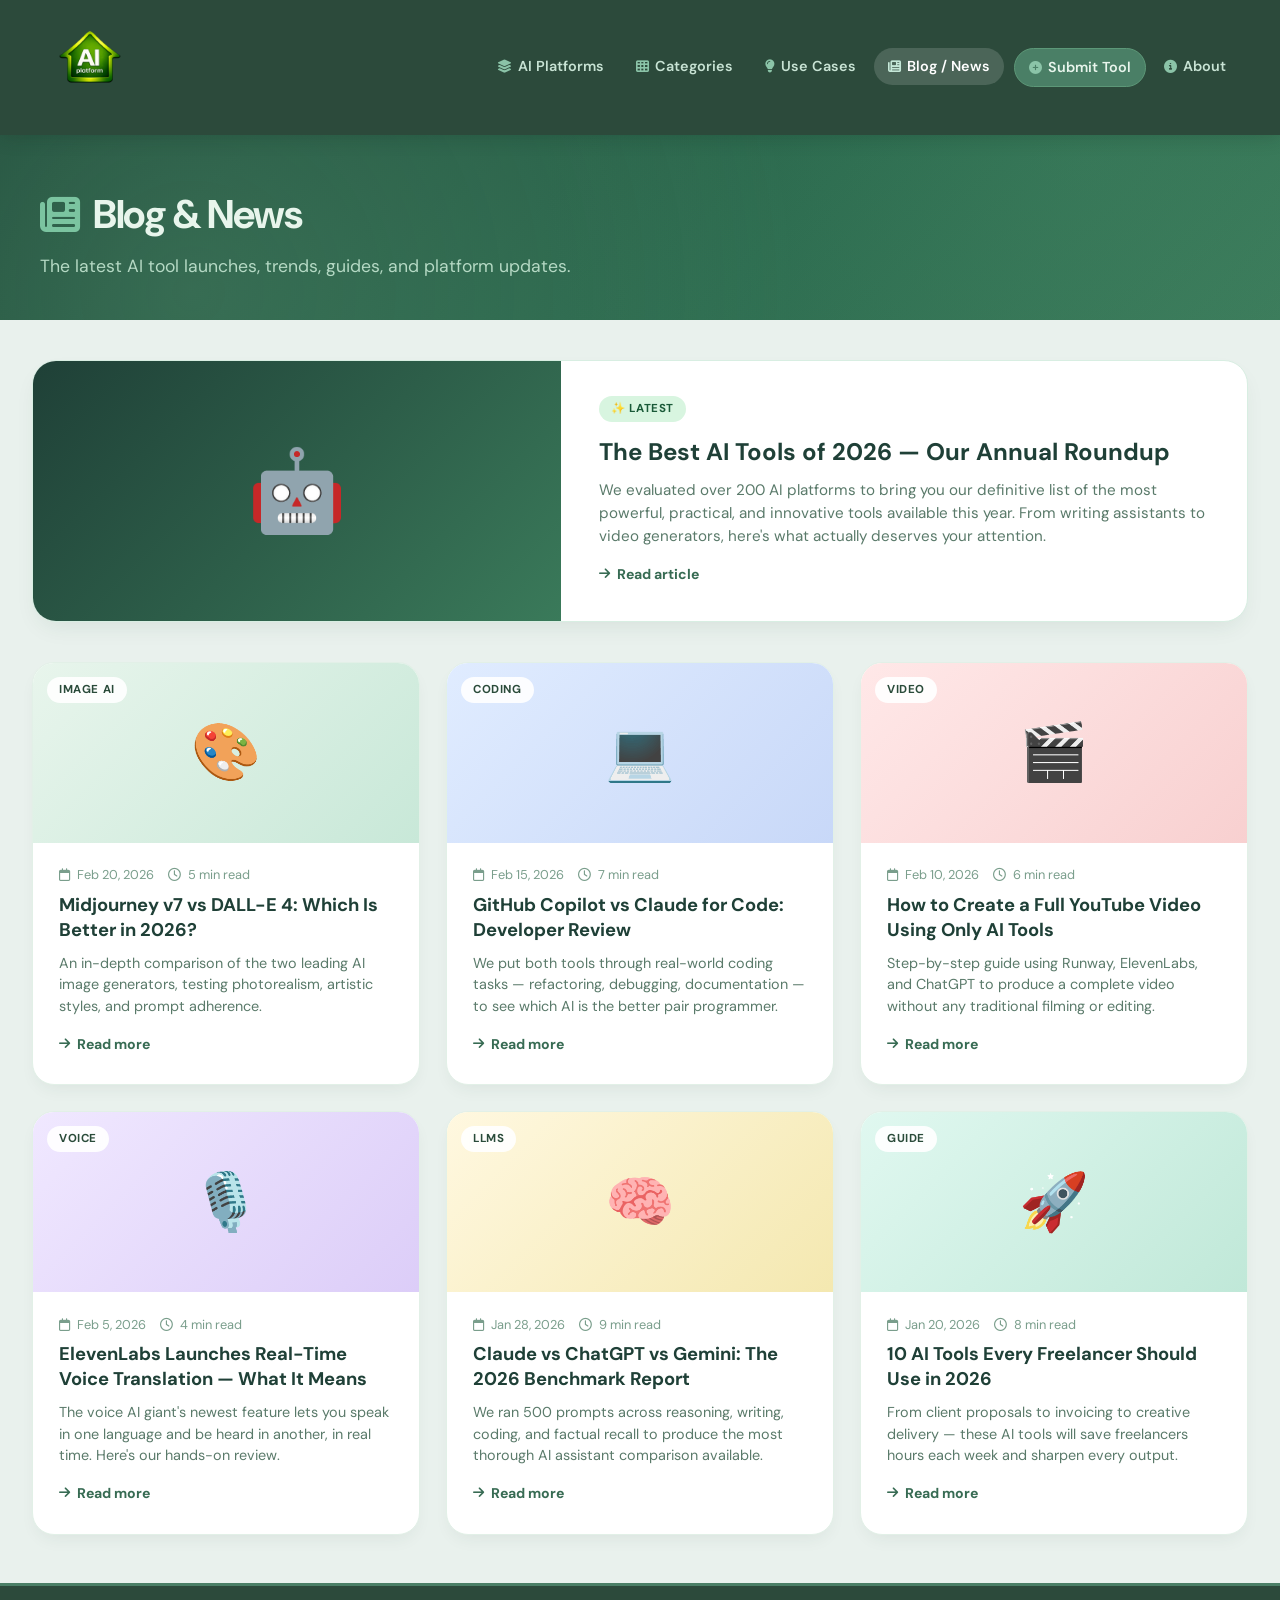
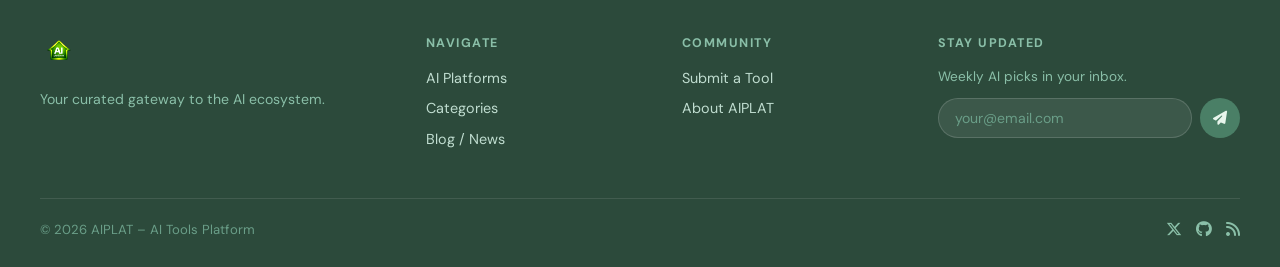
<file: blog.html>
<!DOCTYPE html>
<html lang="en">
<head>
  <meta charset="UTF-8"/>
  <meta name="viewport" content="width=device-width, initial-scale=1.0"/>
  <title>AIPLAT – Blog & News</title>
  <link rel="icon" type="image/png" href="icon.png">
  <link rel="stylesheet" href="https://cdnjs.cloudflare.com/ajax/libs/font-awesome/6.5.0/css/all.min.css">
  <link href="https://fonts.googleapis.com/css2?family=DM+Sans:wght@300;400;500;600;700&display=swap" rel="stylesheet">
  <link rel="stylesheet" href="shared.css">
  <style>
    .blog-grid {
      display: grid;
      grid-template-columns: repeat(auto-fill, minmax(340px, 1fr));
      gap: 26px;
    }
    .blog-card {
      background: #fff;
      border-radius: 22px;
      border: 1.5px solid #e2f0e7;
      box-shadow: 0 8px 18px -6px rgba(40,65,55,.08);
      overflow: hidden;
      transition: all .24s ease;
      display: flex;
      flex-direction: column;
    }
    .blog-card:hover {
      transform: translateY(-6px);
      box-shadow: 0 20px 30px -10px rgba(30,65,50,.15);
      border-color: #9ac8b0;
    }
    .blog-thumb {
      height: 180px;
      display: flex;
      align-items: center;
      justify-content: center;
      font-size: 3.5rem;
      position: relative;
    }
    .blog-tag {
      position: absolute;
      top: 14px; left: 14px;
      font-size: 0.72rem;
      font-weight: 700;
      text-transform: uppercase;
      letter-spacing: .6px;
      padding: 4px 12px;
      border-radius: 30px;
      background: rgba(255,255,255,.9);
      color: #2a4b3a;
      backdrop-filter: blur(4px);
    }
    .blog-body { padding: 1.4rem 1.6rem 1.8rem; flex: 1; display: flex; flex-direction: column; }
    .blog-meta {
      font-size: 0.8rem;
      color: #7a9e8c;
      margin-bottom: 8px;
      display: flex;
      gap: 14px;
    }
    .blog-meta i { margin-right: 4px; }
    .blog-card h3 {
      font-size: 1.15rem;
      font-weight: 700;
      color: #1f4037;
      line-height: 1.35;
      margin-bottom: 10px;
    }
    .blog-card p { font-size: 0.9rem; color: #5a7a6a; line-height: 1.5; flex: 1; }
    .blog-read {
      display: inline-flex;
      align-items: center;
      gap: 7px;
      margin-top: 16px;
      color: #376b53;
      font-size: 0.88rem;
      font-weight: 700;
      text-decoration: none;
      transition: gap .2s;
    }
    .blog-read:hover { gap: 11px; }
    .blog-read i { font-size: .8rem; }

    /* hero post */
    .blog-hero {
      background: #fff;
      border-radius: 24px;
      border: 1.5px solid #d8eee2;
      box-shadow: 0 10px 24px -8px rgba(30,65,50,.1);
      overflow: hidden;
      display: grid;
      grid-template-columns: 1fr 1.3fr;
      margin-bottom: 2.5rem;
      min-height: 260px;
    }
    .blog-hero-thumb {
      background: linear-gradient(135deg, #1f4037, #3a7a5a);
      display: flex; align-items: center; justify-content: center;
      font-size: 5rem;
    }
    .blog-hero-body { padding: 2.2rem 2.4rem; display: flex; flex-direction: column; }
    .blog-hero-body .blog-tag-inline {
      display: inline-block;
      background: #d8f5e0; color: #1a5a38;
      font-size: 0.72rem; font-weight: 700;
      text-transform: uppercase; letter-spacing: .6px;
      padding: 4px 12px; border-radius: 30px;
      margin-bottom: 14px; align-self: flex-start;
    }
    .blog-hero-body h2 { font-size: 1.5rem; font-weight: 700; color: #1f4037; margin-bottom: 12px; line-height: 1.3; }
    .blog-hero-body p { color: #5a7a6a; font-size: 0.95rem; line-height: 1.5; flex: 1; }
    @media (max-width: 700px) {
      .blog-hero { grid-template-columns: 1fr; }
      .blog-hero-thumb { height: 150px; font-size: 3.5rem; }
    }
  </style>
</head>
<body>

<nav class="navbar">
  <div class="logo-area">
    <div class="logo-image">
      <img src="logo.png" alt="AIPLAT" onerror="this.style.display='none';this.nextElementSibling.style.display='block';">
      <div class="logo" style="display:none;">AIPLAT <span>alpha</span></div>
    </div>
  </div>
  <button class="nav-hamburger" id="navToggle"><i class="fas fa-bars"></i></button>
  <ul class="nav-links" id="navLinks">
    <li><a href="index.html"      class="nav-item"><i class="fas fa-layer-group"></i> AI Platforms</a></li>
    <li><a href="categories.html" class="nav-item"><i class="fas fa-th"></i> Categories</a></li>
    <li><a href="use-cases.html"  class="nav-item"><i class="fas fa-lightbulb"></i> Use Cases</a></li>
    <li><a href="blog.html"       class="nav-item active"><i class="fas fa-newspaper"></i> Blog / News</a></li>
    <li><a href="submit.html"     class="nav-item submit-link"><i class="fas fa-plus-circle"></i> Submit Tool</a></li>
    <li><a href="about.html"      class="nav-item"><i class="fas fa-info-circle"></i> About</a></li>
  </ul>
</nav>

<section class="page-banner">
  <div class="page-banner-inner">
    <h1><i class="fas fa-newspaper"></i> Blog & News</h1>
    <p>The latest AI tool launches, trends, guides, and platform updates.</p>
  </div>
</section>

<div class="inner-body">

  <!-- Hero post -->
  <div class="blog-hero">
    <div class="blog-hero-thumb">🤖</div>
    <div class="blog-hero-body">
      <span class="blog-tag-inline">✨ Latest</span>
      <h2>The Best AI Tools of 2026 — Our Annual Roundup</h2>
      <p>We evaluated over 200 AI platforms to bring you our definitive list of the most powerful, practical, and innovative tools available this year. From writing assistants to video generators, here's what actually deserves your attention.</p>
      <a href="blog/best-ai-tools-freelancers-2026.html" class="blog-read"><i class="fas fa-arrow-right"></i> Read article</a>
    </div>
  </div>

  <!-- Blog grid -->
  <div class="blog-grid">

    <div class="blog-card">
      <div class="blog-thumb" style="background: linear-gradient(135deg,#e8f5ec,#c8e8d8);">
        🎨
        <span class="blog-tag">Image AI</span>
      </div>
      <div class="blog-body">
        <div class="blog-meta">
          <span><i class="far fa-calendar"></i> Feb 20, 2026</span>
          <span><i class="far fa-clock"></i> 5 min read</span>
        </div>
        <h3>Midjourney v7 vs DALL-E 4: Which Is Better in 2026?</h3>
        <p>An in-depth comparison of the two leading AI image generators, testing photorealism, artistic styles, and prompt adherence.</p>
        <a href="#" class="blog-read"><i class="fas fa-arrow-right"></i> Read more</a>
      </div>
    </div>

    <div class="blog-card">
      <div class="blog-thumb" style="background: linear-gradient(135deg,#e0ecff,#c8d8f8);">
        💻
        <span class="blog-tag">Coding</span>
      </div>
      <div class="blog-body">
        <div class="blog-meta">
          <span><i class="far fa-calendar"></i> Feb 15, 2026</span>
          <span><i class="far fa-clock"></i> 7 min read</span>
        </div>
        <h3>GitHub Copilot vs Claude for Code: Developer Review</h3>
        <p>We put both tools through real-world coding tasks — refactoring, debugging, documentation — to see which AI is the better pair programmer.</p>
        <a href="#" class="blog-read"><i class="fas fa-arrow-right"></i> Read more</a>
      </div>
    </div>

    <div class="blog-card">
      <div class="blog-thumb" style="background: linear-gradient(135deg,#ffe8e8,#f8d0d0);">
        🎬
        <span class="blog-tag">Video</span>
      </div>
      <div class="blog-body">
        <div class="blog-meta">
          <span><i class="far fa-calendar"></i> Feb 10, 2026</span>
          <span><i class="far fa-clock"></i> 6 min read</span>
        </div>
        <h3>How to Create a Full YouTube Video Using Only AI Tools</h3>
        <p>Step-by-step guide using Runway, ElevenLabs, and ChatGPT to produce a complete video without any traditional filming or editing.</p>
        <a href="#" class="blog-read"><i class="fas fa-arrow-right"></i> Read more</a>
      </div>
    </div>

    <div class="blog-card">
      <div class="blog-thumb" style="background: linear-gradient(135deg,#f0e8ff,#dccdf8);">
        🎙️
        <span class="blog-tag">Voice</span>
      </div>
      <div class="blog-body">
        <div class="blog-meta">
          <span><i class="far fa-calendar"></i> Feb 5, 2026</span>
          <span><i class="far fa-clock"></i> 4 min read</span>
        </div>
        <h3>ElevenLabs Launches Real-Time Voice Translation — What It Means</h3>
        <p>The voice AI giant's newest feature lets you speak in one language and be heard in another, in real time. Here's our hands-on review.</p>
        <a href="#" class="blog-read"><i class="fas fa-arrow-right"></i> Read more</a>
      </div>
    </div>

    <div class="blog-card">
      <div class="blog-thumb" style="background: linear-gradient(135deg,#fff8e0,#f4e8b0);">
        🧠
        <span class="blog-tag">LLMs</span>
      </div>
      <div class="blog-body">
        <div class="blog-meta">
          <span><i class="far fa-calendar"></i> Jan 28, 2026</span>
          <span><i class="far fa-clock"></i> 9 min read</span>
        </div>
        <h3>Claude vs ChatGPT vs Gemini: The 2026 Benchmark Report</h3>
        <p>We ran 500 prompts across reasoning, writing, coding, and factual recall to produce the most thorough AI assistant comparison available.</p>
        <a href="#" class="blog-read"><i class="fas fa-arrow-right"></i> Read more</a>
      </div>
    </div>

    <div class="blog-card">
      <div class="blog-thumb" style="background: linear-gradient(135deg,#e0f8f0,#c0e8d8);">
        🚀
        <span class="blog-tag">Guide</span>
      </div>
      <div class="blog-body">
        <div class="blog-meta">
          <span><i class="far fa-calendar"></i> Jan 20, 2026</span>
          <span><i class="far fa-clock"></i> 8 min read</span>
        </div>
        <h3>10 AI Tools Every Freelancer Should Use in 2026</h3>
        <p>From client proposals to invoicing to creative delivery — these AI tools will save freelancers hours each week and sharpen every output.</p>
        <a href="#" class="blog-read"><i class="fas fa-arrow-right"></i> Read more</a>
      </div>
    </div>

  </div>
</div>

<footer class="footer">
  <div class="footer-inner">
    <div class="footer-brand">
      <img src="logo.png" alt="AIPLAT" class="footer-logo" onerror="this.style.display='none';this.nextElementSibling.style.display='inline';">
      <span class="footer-logo-text" style="display:none;">AIPLAT</span>
      <p class="footer-tagline">Your curated gateway to the AI ecosystem.</p>
    </div>
    <div class="footer-links-group">
      <h4>Navigate</h4>
      <a href="index.html">AI Platforms</a>
      <a href="categories.html">Categories</a>
      <a href="blog.html">Blog / News</a>
    </div>
    <div class="footer-links-group">
      <h4>Community</h4>
      <a href="submit.html">Submit a Tool</a>
      <a href="about.html">About AIPLAT</a>
    </div>
    <div class="footer-links-group">
      <h4>Stay updated</h4>
      <p class="footer-small">Weekly AI picks in your inbox.</p>
      <div class="footer-subscribe">
        <input type="email" placeholder="your@email.com" class="footer-email-input">
        <button class="footer-sub-btn"><i class="fas fa-paper-plane"></i></button>
      </div>
    </div>
  </div>
  <div class="footer-bottom">
    <span>© 2026 AIPLAT – AI Tools Platform</span>
    <span class="footer-socials">
      <a href="#"><i class="fab fa-x-twitter"></i></a>
      <a href="#"><i class="fab fa-github"></i></a>
      <a href="#"><i class="fas fa-rss"></i></a>
    </span>
  </div>
</footer>

<script>
  const t = document.getElementById('navToggle'), l = document.getElementById('navLinks');
  t.addEventListener('click', () => { l.classList.toggle('open'); t.querySelector('i').className = l.classList.contains('open') ? 'fas fa-times' : 'fas fa-bars'; });
</script>
</body>
</html>
</file>
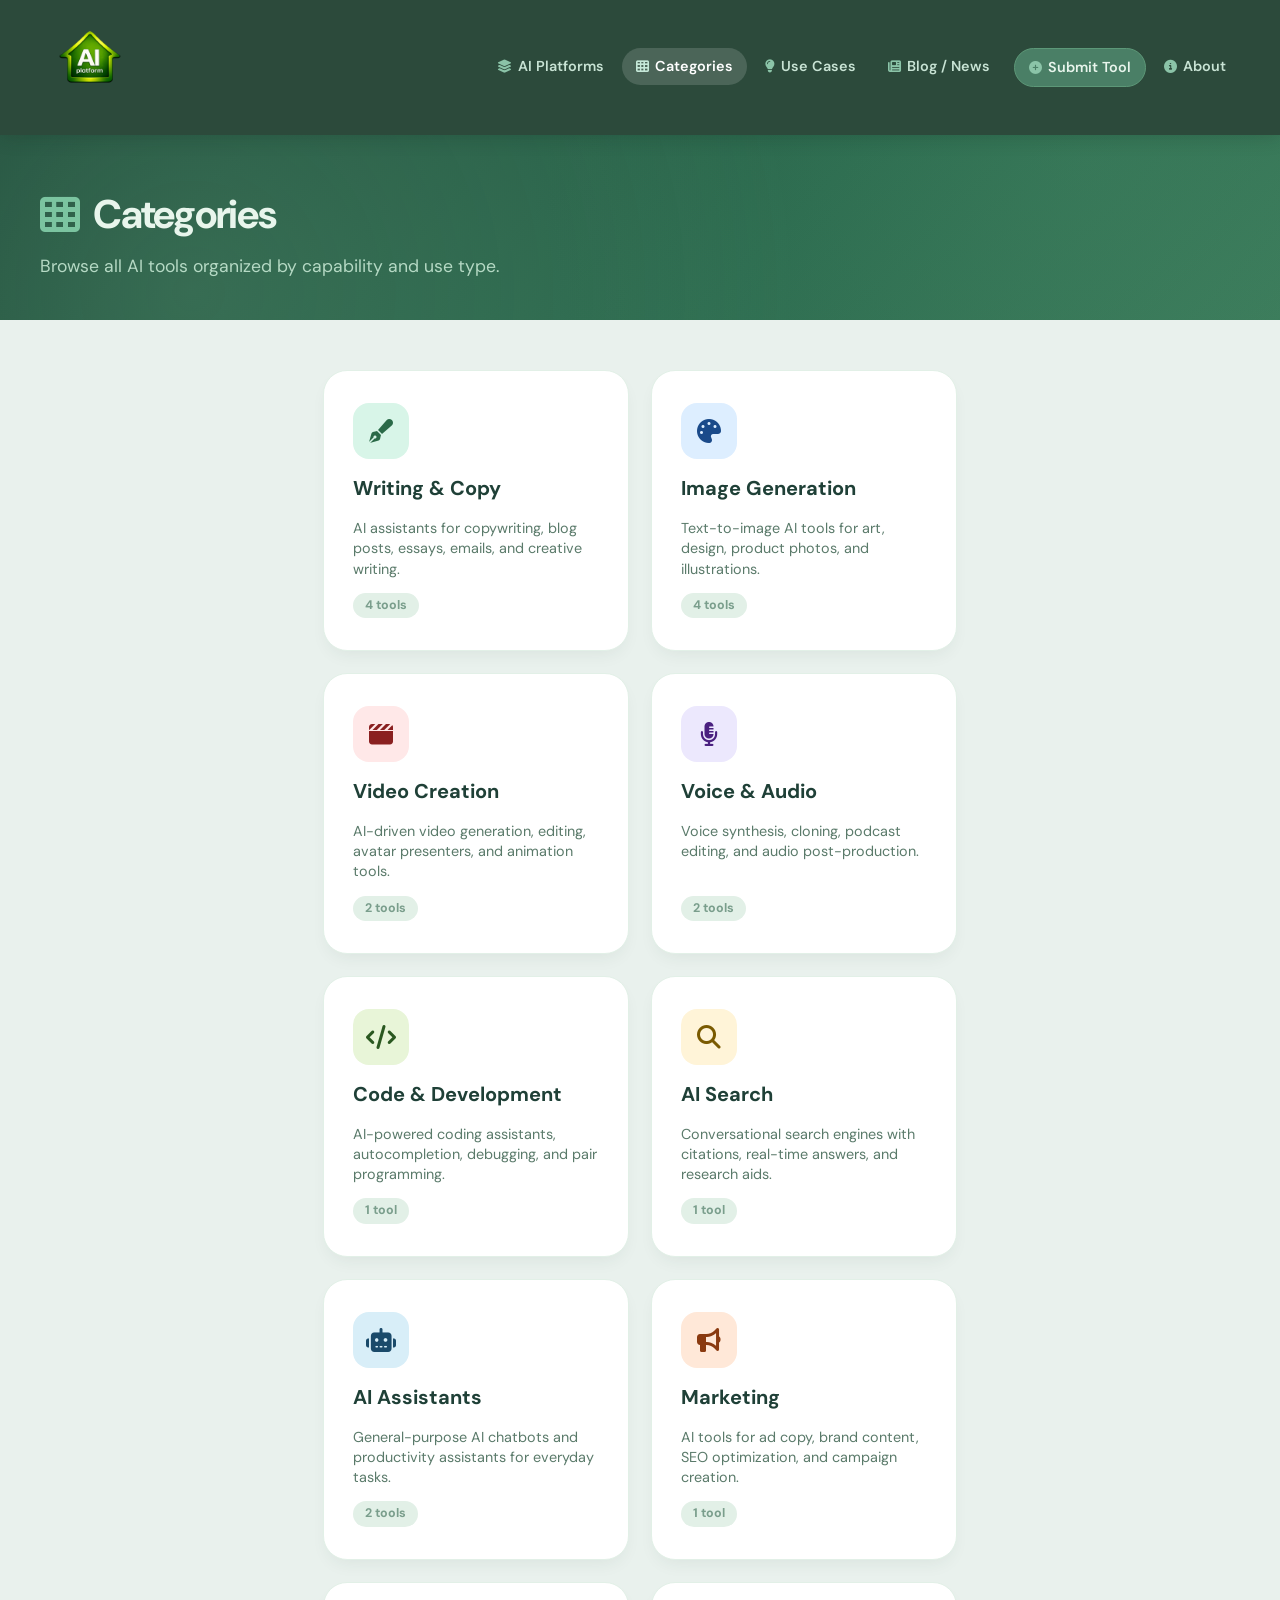
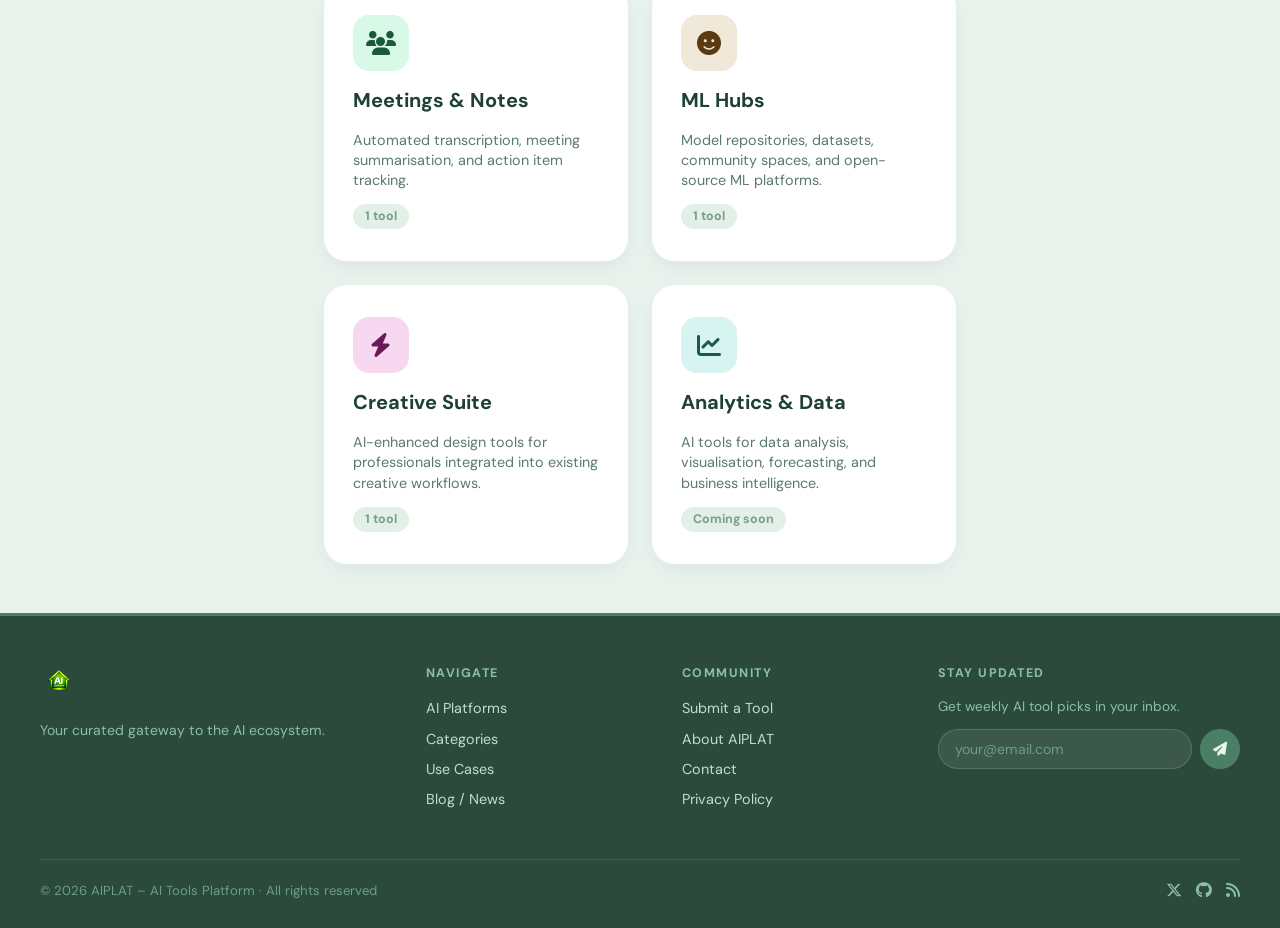
<file: categories.html>
<!DOCTYPE html>
<html lang="en">
<head>
  <meta charset="UTF-8"/>
  <meta name="viewport" content="width=device-width, initial-scale=1.0"/>
  <title>AIPLAT – Categories</title>
  <link rel="icon" type="image/png" href="icon.png">
  <meta name="description" content="Browse AI tools by category — writing, image, video, code, voice and more.">
  <link rel="stylesheet" href="https://cdnjs.cloudflare.com/ajax/libs/font-awesome/6.5.0/css/all.min.css">
  <link href="https://fonts.googleapis.com/css2?family=DM+Sans:wght@300;400;500;600;700&display=swap" rel="stylesheet">
  <link rel="stylesheet" href="shared.css">
  <style>
    .cat-grid {
      display: grid;
      grid-template-columns: repeat(auto-fill, minmax(280px, 1fr));
      gap: 22px;
      margin-top: 10px;
    }
    .cat-card {
      background: #fff;
      border-radius: 24px;
      padding: 2rem 1.8rem;
      border: 1.5px solid #e2f0e7;
      box-shadow: 0 8px 18px -6px rgba(40,65,55,.08);
      transition: all .25s ease;
      cursor: pointer;
      text-decoration: none;
      display: flex;
      flex-direction: column;
      gap: 14px;
      position: relative;
      overflow: hidden;
    }
    .cat-card:hover {
      transform: translateY(-6px);
      box-shadow: 0 20px 30px -10px rgba(30,65,50,.16);
      border-color: #9ac8b0;
    }
    .cat-icon {
      width: 56px; height: 56px;
      border-radius: 16px;
      display: flex; align-items: center; justify-content: center;
      font-size: 1.5rem;
    }
    .cat-card h3 { font-size: 1.25rem; font-weight: 700; color: #1f4037; }
    .cat-card p  { font-size: 0.9rem; color: #5a7a6a; line-height: 1.4; flex: 1; }
    .cat-count {
      font-size: 0.78rem; font-weight: 700; color: #7a9e8c;
      background: #e2f0e7; padding: 3px 12px; border-radius: 30px;
      align-self: flex-start;
    }

    /* icon colours */
    .ic-write  { background: #d8f5e8; color: #2a6a48; }
    .ic-image  { background: #ddeeff; color: #1a4a8a; }
    .ic-video  { background: #ffe8e8; color: #8a2020; }
    .ic-voice  { background: #ece8fd; color: #4a2080; }
    .ic-code   { background: #e8f5d8; color: #2a5820; }
    .ic-search { background: #fff4d8; color: #7a5a00; }
    .ic-assist { background: #d8eef8; color: #1a4a6a; }
    .ic-market { background: #ffe8d8; color: #8a3a10; }
    .ic-meet   { background: #d8f8e8; color: #1a5a38; }
    .ic-hub    { background: #f0e8d8; color: #5a3a10; }
    .ic-creat  { background: #f8d8f0; color: #6a1a5a; }
    .ic-data   { background: #d8f4f0; color: #1a5a50; }
  </style>
</head>
<body>

<nav class="navbar">
  <div class="logo-area">
    <div class="logo-image">
      <img src="logo.png" alt="AIPLAT" onerror="this.style.display='none';this.nextElementSibling.style.display='block';">
      <div class="logo" style="display:none;">AIPLAT <span>alpha</span></div>
    </div>
  </div>
  <button class="nav-hamburger" id="navToggle"><i class="fas fa-bars"></i></button>
  <ul class="nav-links" id="navLinks">
    <li><a href="index.html"      class="nav-item"><i class="fas fa-layer-group"></i> AI Platforms</a></li>
    <li><a href="categories.html" class="nav-item active"><i class="fas fa-th"></i> Categories</a></li>
    <li><a href="use-cases.html"  class="nav-item"><i class="fas fa-lightbulb"></i> Use Cases</a></li>
    <li><a href="blog.html"       class="nav-item"><i class="fas fa-newspaper"></i> Blog / News</a></li>
    <li><a href="submit.html"     class="nav-item submit-link"><i class="fas fa-plus-circle"></i> Submit Tool</a></li>
    <li><a href="about.html"      class="nav-item"><i class="fas fa-info-circle"></i> About</a></li>
  </ul>
</nav>

<section class="page-banner">
  <div class="page-banner-inner">
    <h1><i class="fas fa-th"></i> Categories</h1>
    <p>Browse all AI tools organized by capability and use type.</p>
  </div>
</section>

<div class="inner-body">
  <div class="cat-grid">

    <a href="index.html?cat=writing" class="cat-card">
      <div class="cat-icon ic-write"><i class="fas fa-pen-fancy"></i></div>
      <h3>Writing & Copy</h3>
      <p>AI assistants for copywriting, blog posts, essays, emails, and creative writing.</p>
      <span class="cat-count">4 tools</span>
    </a>

    <a href="index.html?cat=image" class="cat-card">
      <div class="cat-icon ic-image"><i class="fas fa-palette"></i></div>
      <h3>Image Generation</h3>
      <p>Text-to-image AI tools for art, design, product photos, and illustrations.</p>
      <span class="cat-count">4 tools</span>
    </a>

    <a href="index.html?cat=video" class="cat-card">
      <div class="cat-icon ic-video"><i class="fas fa-clapperboard"></i></div>
      <h3>Video Creation</h3>
      <p>AI-driven video generation, editing, avatar presenters, and animation tools.</p>
      <span class="cat-count">2 tools</span>
    </a>

    <a href="index.html?cat=voice" class="cat-card">
      <div class="cat-icon ic-voice"><i class="fas fa-microphone-alt"></i></div>
      <h3>Voice & Audio</h3>
      <p>Voice synthesis, cloning, podcast editing, and audio post-production.</p>
      <span class="cat-count">2 tools</span>
    </a>

    <a href="index.html?cat=code" class="cat-card">
      <div class="cat-icon ic-code"><i class="fas fa-code"></i></div>
      <h3>Code & Development</h3>
      <p>AI-powered coding assistants, autocompletion, debugging, and pair programming.</p>
      <span class="cat-count">1 tool</span>
    </a>

    <a href="index.html?cat=search" class="cat-card">
      <div class="cat-icon ic-search"><i class="fas fa-magnifying-glass"></i></div>
      <h3>AI Search</h3>
      <p>Conversational search engines with citations, real-time answers, and research aids.</p>
      <span class="cat-count">1 tool</span>
    </a>

    <a href="index.html?cat=assistant" class="cat-card">
      <div class="cat-icon ic-assist"><i class="fas fa-robot"></i></div>
      <h3>AI Assistants</h3>
      <p>General-purpose AI chatbots and productivity assistants for everyday tasks.</p>
      <span class="cat-count">2 tools</span>
    </a>

    <a href="index.html?cat=marketing" class="cat-card">
      <div class="cat-icon ic-market"><i class="fas fa-bullhorn"></i></div>
      <h3>Marketing</h3>
      <p>AI tools for ad copy, brand content, SEO optimization, and campaign creation.</p>
      <span class="cat-count">1 tool</span>
    </a>

    <a href="index.html?cat=meeting" class="cat-card">
      <div class="cat-icon ic-meet"><i class="fas fa-users"></i></div>
      <h3>Meetings & Notes</h3>
      <p>Automated transcription, meeting summarisation, and action item tracking.</p>
      <span class="cat-count">1 tool</span>
    </a>

    <a href="index.html?cat=hub" class="cat-card">
      <div class="cat-icon ic-hub"><i class="fas fa-smile"></i></div>
      <h3>ML Hubs</h3>
      <p>Model repositories, datasets, community spaces, and open-source ML platforms.</p>
      <span class="cat-count">1 tool</span>
    </a>

    <a href="index.html?cat=creative" class="cat-card">
      <div class="cat-icon ic-creat"><i class="fas fa-bolt"></i></div>
      <h3>Creative Suite</h3>
      <p>AI-enhanced design tools for professionals integrated into existing creative workflows.</p>
      <span class="cat-count">1 tool</span>
    </a>

    <a href="index.html?cat=data" class="cat-card">
      <div class="cat-icon ic-data"><i class="fas fa-chart-line"></i></div>
      <h3>Analytics & Data</h3>
      <p>AI tools for data analysis, visualisation, forecasting, and business intelligence.</p>
      <span class="cat-count">Coming soon</span>
    </a>

  </div>
</div>

<footer class="footer">
  <div class="footer-inner">
    <div class="footer-brand">
      <img src="logo.png" alt="AIPLAT" class="footer-logo" onerror="this.style.display='none';this.nextElementSibling.style.display='inline';">
      <span class="footer-logo-text" style="display:none;">AIPLAT</span>
      <p class="footer-tagline">Your curated gateway to the AI ecosystem.</p>
    </div>
    <div class="footer-links-group">
      <h4>Navigate</h4>
      <a href="index.html">AI Platforms</a>
      <a href="categories.html">Categories</a>
      <a href="use-cases.html">Use Cases</a>
      <a href="blog.html">Blog / News</a>
    </div>
    <div class="footer-links-group">
      <h4>Community</h4>
      <a href="submit.html">Submit a Tool</a>
      <a href="about.html">About AIPLAT</a>
      <a href="contact.html">Contact</a>
      <a href="privacy.html">Privacy Policy</a>
    </div>
    <div class="footer-links-group">
      <h4>Stay updated</h4>
      <p class="footer-small">Get weekly AI tool picks in your inbox.</p>
      <div class="footer-subscribe">
        <input type="email" placeholder="your@email.com" class="footer-email-input" aria-label="Email">
        <button class="footer-sub-btn"><i class="fas fa-paper-plane"></i></button>
      </div>
    </div>
  </div>
  <div class="footer-bottom">
    <span>© 2026 AIPLAT – AI Tools Platform · All rights reserved</span>
    <span class="footer-socials">
      <a href="#" aria-label="Twitter"><i class="fab fa-x-twitter"></i></a>
      <a href="#" aria-label="GitHub"><i class="fab fa-github"></i></a>
      <a href="#" aria-label="RSS"><i class="fas fa-rss"></i></a>
    </span>
  </div>
</footer>

<script>
  const toggle = document.getElementById('navToggle');
  const links  = document.getElementById('navLinks');
  toggle.addEventListener('click', () => {
    links.classList.toggle('open');
    toggle.querySelector('i').className = links.classList.contains('open') ? 'fas fa-times' : 'fas fa-bars';
  });
</script>
</body>
</html>
</file>
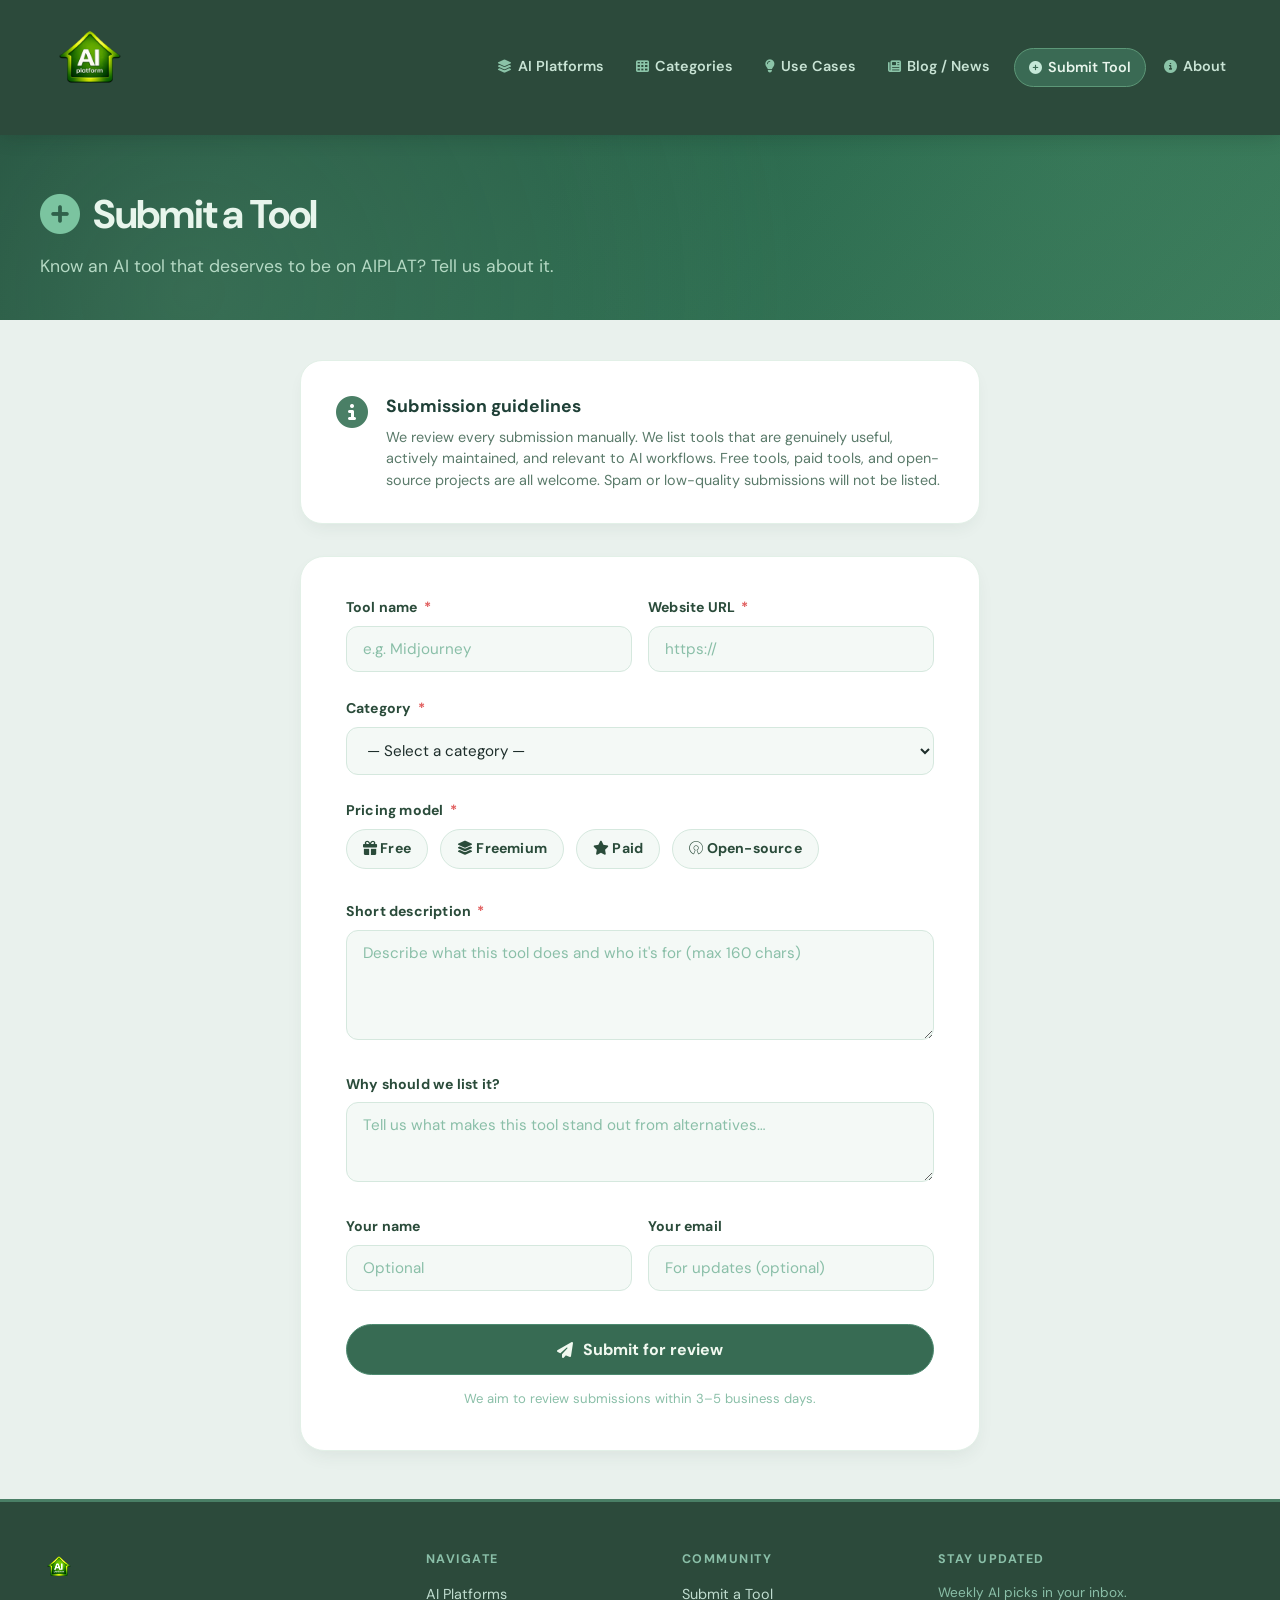
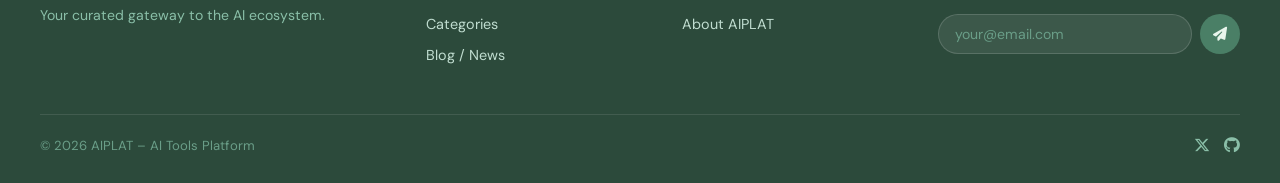
<file: submit.html>
<!DOCTYPE html>
<html lang="en">
<head>
  <meta charset="UTF-8"/>
  <meta name="viewport" content="width=device-width, initial-scale=1.0"/>
  <title>AIPLAT – Submit a Tool</title>
  <link rel="icon" type="image/png" href="icon.png">
  <link rel="stylesheet" href="https://cdnjs.cloudflare.com/ajax/libs/font-awesome/6.5.0/css/all.min.css">
  <link href="https://fonts.googleapis.com/css2?family=DM+Sans:wght@300;400;500;600;700&display=swap" rel="stylesheet">
  <link rel="stylesheet" href="shared.css">
  <style>
    .submit-wrap {
      max-width: 680px;
      margin: 0 auto;
    }
    .submit-intro {
      background: #fff;
      border-radius: 22px;
      border: 1.5px solid #e2f0e7;
      padding: 2rem 2.2rem;
      margin-bottom: 2rem;
      display: flex;
      gap: 18px;
      align-items: flex-start;
      box-shadow: 0 8px 18px -6px rgba(40,65,55,.08);
    }
    .submit-intro i { font-size: 2rem; color: #4a7f66; flex-shrink: 0; margin-top: 3px; }
    .submit-intro h3 { font-size: 1.1rem; font-weight: 700; color: #1f4037; margin-bottom: 6px; }
    .submit-intro p { font-size: 0.9rem; color: #5a7a6a; line-height: 1.5; }

    .form-card {
      background: #fff;
      border-radius: 24px;
      border: 1.5px solid #e2f0e7;
      padding: 2.5rem 2.8rem;
      box-shadow: 0 8px 20px -6px rgba(40,65,55,.09);
    }
    .form-group { margin-bottom: 1.6rem; }
    .form-group label {
      display: block;
      font-size: 0.88rem;
      font-weight: 700;
      color: #2a4b3a;
      margin-bottom: 7px;
      letter-spacing: .2px;
    }
    .form-group label .req { color: #e05a5a; margin-left: 3px; }
    .form-control {
      width: 100%;
      background: #f4f9f6;
      border: 1.5px solid #d5e8de;
      border-radius: 12px;
      padding: 12px 16px;
      font-family: 'DM Sans', sans-serif;
      font-size: 0.95rem;
      color: #1e2e2b;
      outline: none;
      transition: .18s;
    }
    .form-control:focus {
      border-color: #5a8f75;
      background: #fff;
      box-shadow: 0 0 0 3px rgba(90,143,117,.12);
    }
    .form-control::placeholder { color: #8abfa8; }
    textarea.form-control { resize: vertical; min-height: 110px; }
    select.form-control { cursor: pointer; }

    .form-row { display: grid; grid-template-columns: 1fr 1fr; gap: 16px; }

    .submit-btn {
      width: 100%;
      background: #376b53;
      color: #f1f9f0;
      border: none;
      border-radius: 50px;
      padding: 14px 24px;
      font-family: 'DM Sans', sans-serif;
      font-size: 1rem;
      font-weight: 700;
      cursor: pointer;
      transition: .2s;
      display: flex;
      align-items: center;
      justify-content: center;
      gap: 10px;
      margin-top: 8px;
      border: 1.5px solid #4d8a70;
    }
    .submit-btn:hover { background: #1f4d3b; }

    .submit-note { font-size: 0.82rem; color: #8abfa8; text-align: center; margin-top: 14px; }
    .radio-group { display: flex; gap: 12px; flex-wrap: wrap; }
    .radio-pill {
      display: flex; align-items: center; gap: 7px;
      background: #f4f9f6;
      border: 1.5px solid #d5e8de;
      border-radius: 50px;
      padding: 8px 16px;
      cursor: pointer;
      font-size: 0.88rem;
      font-weight: 600;
      color: #2a4b3a;
      transition: .18s;
    }
    .radio-pill input { display: none; }
    .radio-pill:has(input:checked) { background: #4a7f66; color: #fff; border-color: #3a6651; }

    @media (max-width: 600px) {
      .form-card { padding: 1.8rem 1.4rem; }
      .form-row { grid-template-columns: 1fr; }
    }
  </style>
</head>
<body>

<nav class="navbar">
  <div class="logo-area">
    <div class="logo-image">
      <img src="logo.png" alt="AIPLAT" onerror="this.style.display='none';this.nextElementSibling.style.display='block';">
      <div class="logo" style="display:none;">AIPLAT <span>alpha</span></div>
    </div>
  </div>
  <button class="nav-hamburger" id="navToggle"><i class="fas fa-bars"></i></button>
  <ul class="nav-links" id="navLinks">
    <li><a href="index.html"      class="nav-item"><i class="fas fa-layer-group"></i> AI Platforms</a></li>
    <li><a href="categories.html" class="nav-item"><i class="fas fa-th"></i> Categories</a></li>
    <li><a href="use-cases.html"  class="nav-item"><i class="fas fa-lightbulb"></i> Use Cases</a></li>
    <li><a href="blog.html"       class="nav-item"><i class="fas fa-newspaper"></i> Blog / News</a></li>
    <li><a href="submit.html"     class="nav-item submit-link active"><i class="fas fa-plus-circle"></i> Submit Tool</a></li>
    <li><a href="about.html"      class="nav-item"><i class="fas fa-info-circle"></i> About</a></li>
  </ul>
</nav>

<section class="page-banner">
  <div class="page-banner-inner">
    <h1><i class="fas fa-plus-circle"></i> Submit a Tool</h1>
    <p>Know an AI tool that deserves to be on AIPLAT? Tell us about it.</p>
  </div>
</section>

<div class="inner-body">
  <div class="submit-wrap">

    <div class="submit-intro">
      <i class="fas fa-info-circle"></i>
      <div>
        <h3>Submission guidelines</h3>
        <p>We review every submission manually. We list tools that are genuinely useful, actively maintained, and relevant to AI workflows. Free tools, paid tools, and open-source projects are all welcome. Spam or low-quality submissions will not be listed.</p>
      </div>
    </div>

    <div class="form-card">
      <form id="submitForm" onsubmit="handleSubmit(event)">

        <div class="form-row">
          <div class="form-group">
            <label>Tool name <span class="req">*</span></label>
            <input type="text" class="form-control" placeholder="e.g. Midjourney" required>
          </div>
          <div class="form-group">
            <label>Website URL <span class="req">*</span></label>
            <input type="url" class="form-control" placeholder="https://" required>
          </div>
        </div>

        <div class="form-group">
          <label>Category <span class="req">*</span></label>
          <select class="form-control" required>
            <option value="">— Select a category —</option>
            <option>Writing & Copy</option>
            <option>Image Generation</option>
            <option>Video Creation</option>
            <option>Voice & Audio</option>
            <option>Code & Development</option>
            <option>AI Search</option>
            <option>AI Assistant</option>
            <option>Marketing</option>
            <option>Meetings & Notes</option>
            <option>ML Hub</option>
            <option>Creative Suite</option>
            <option>Analytics & Data</option>
            <option>Other</option>
          </select>
        </div>

        <div class="form-group">
          <label>Pricing model <span class="req">*</span></label>
          <div class="radio-group">
            <label class="radio-pill"><input type="radio" name="pricing" value="free"> <i class="fas fa-gift"></i> Free</label>
            <label class="radio-pill"><input type="radio" name="pricing" value="freemium"> <i class="fas fa-layer-group"></i> Freemium</label>
            <label class="radio-pill"><input type="radio" name="pricing" value="paid"> <i class="fas fa-star"></i> Paid</label>
            <label class="radio-pill"><input type="radio" name="pricing" value="open"> <i class="fab fa-osi"></i> Open-source</label>
          </div>
        </div>

        <div class="form-group">
          <label>Short description <span class="req">*</span></label>
          <textarea class="form-control" placeholder="Describe what this tool does and who it's for (max 160 chars)" maxlength="160" required></textarea>
        </div>

        <div class="form-group">
          <label>Why should we list it?</label>
          <textarea class="form-control" placeholder="Tell us what makes this tool stand out from alternatives…" style="min-height:80px;"></textarea>
        </div>

        <div class="form-row">
          <div class="form-group">
            <label>Your name</label>
            <input type="text" class="form-control" placeholder="Optional">
          </div>
          <div class="form-group">
            <label>Your email</label>
            <input type="email" class="form-control" placeholder="For updates (optional)">
          </div>
        </div>

        <button type="submit" class="submit-btn">
          <i class="fas fa-paper-plane"></i> Submit for review
        </button>
        <p class="submit-note">We aim to review submissions within 3–5 business days.</p>

      </form>
    </div>

  </div>
</div>

<footer class="footer">
  <div class="footer-inner">
    <div class="footer-brand">
      <img src="logo.png" alt="AIPLAT" class="footer-logo" onerror="this.style.display='none';this.nextElementSibling.style.display='inline';">
      <span class="footer-logo-text" style="display:none;">AIPLAT</span>
      <p class="footer-tagline">Your curated gateway to the AI ecosystem.</p>
    </div>
    <div class="footer-links-group">
      <h4>Navigate</h4>
      <a href="index.html">AI Platforms</a>
      <a href="categories.html">Categories</a>
      <a href="blog.html">Blog / News</a>
    </div>
    <div class="footer-links-group">
      <h4>Community</h4>
      <a href="submit.html">Submit a Tool</a>
      <a href="about.html">About AIPLAT</a>
    </div>
    <div class="footer-links-group">
      <h4>Stay updated</h4>
      <p class="footer-small">Weekly AI picks in your inbox.</p>
      <div class="footer-subscribe">
        <input type="email" placeholder="your@email.com" class="footer-email-input">
        <button class="footer-sub-btn"><i class="fas fa-paper-plane"></i></button>
      </div>
    </div>
  </div>
  <div class="footer-bottom">
    <span>© 2026 AIPLAT – AI Tools Platform</span>
    <span class="footer-socials">
      <a href="#"><i class="fab fa-x-twitter"></i></a>
      <a href="#"><i class="fab fa-github"></i></a>
    </span>
  </div>
</footer>

<script>
  const t = document.getElementById('navToggle'), l = document.getElementById('navLinks');
  t.addEventListener('click', () => { l.classList.toggle('open'); t.querySelector('i').className = l.classList.contains('open') ? 'fas fa-times' : 'fas fa-bars'; });

  function handleSubmit(e) {
    e.preventDefault();
    const btn = e.target.querySelector('.submit-btn');
    btn.innerHTML = '<i class="fas fa-check"></i> Submitted — thank you!';
    btn.style.background = '#2e7d5e';
    btn.disabled = true;
  }
</script>
</body>
</html>
</file>
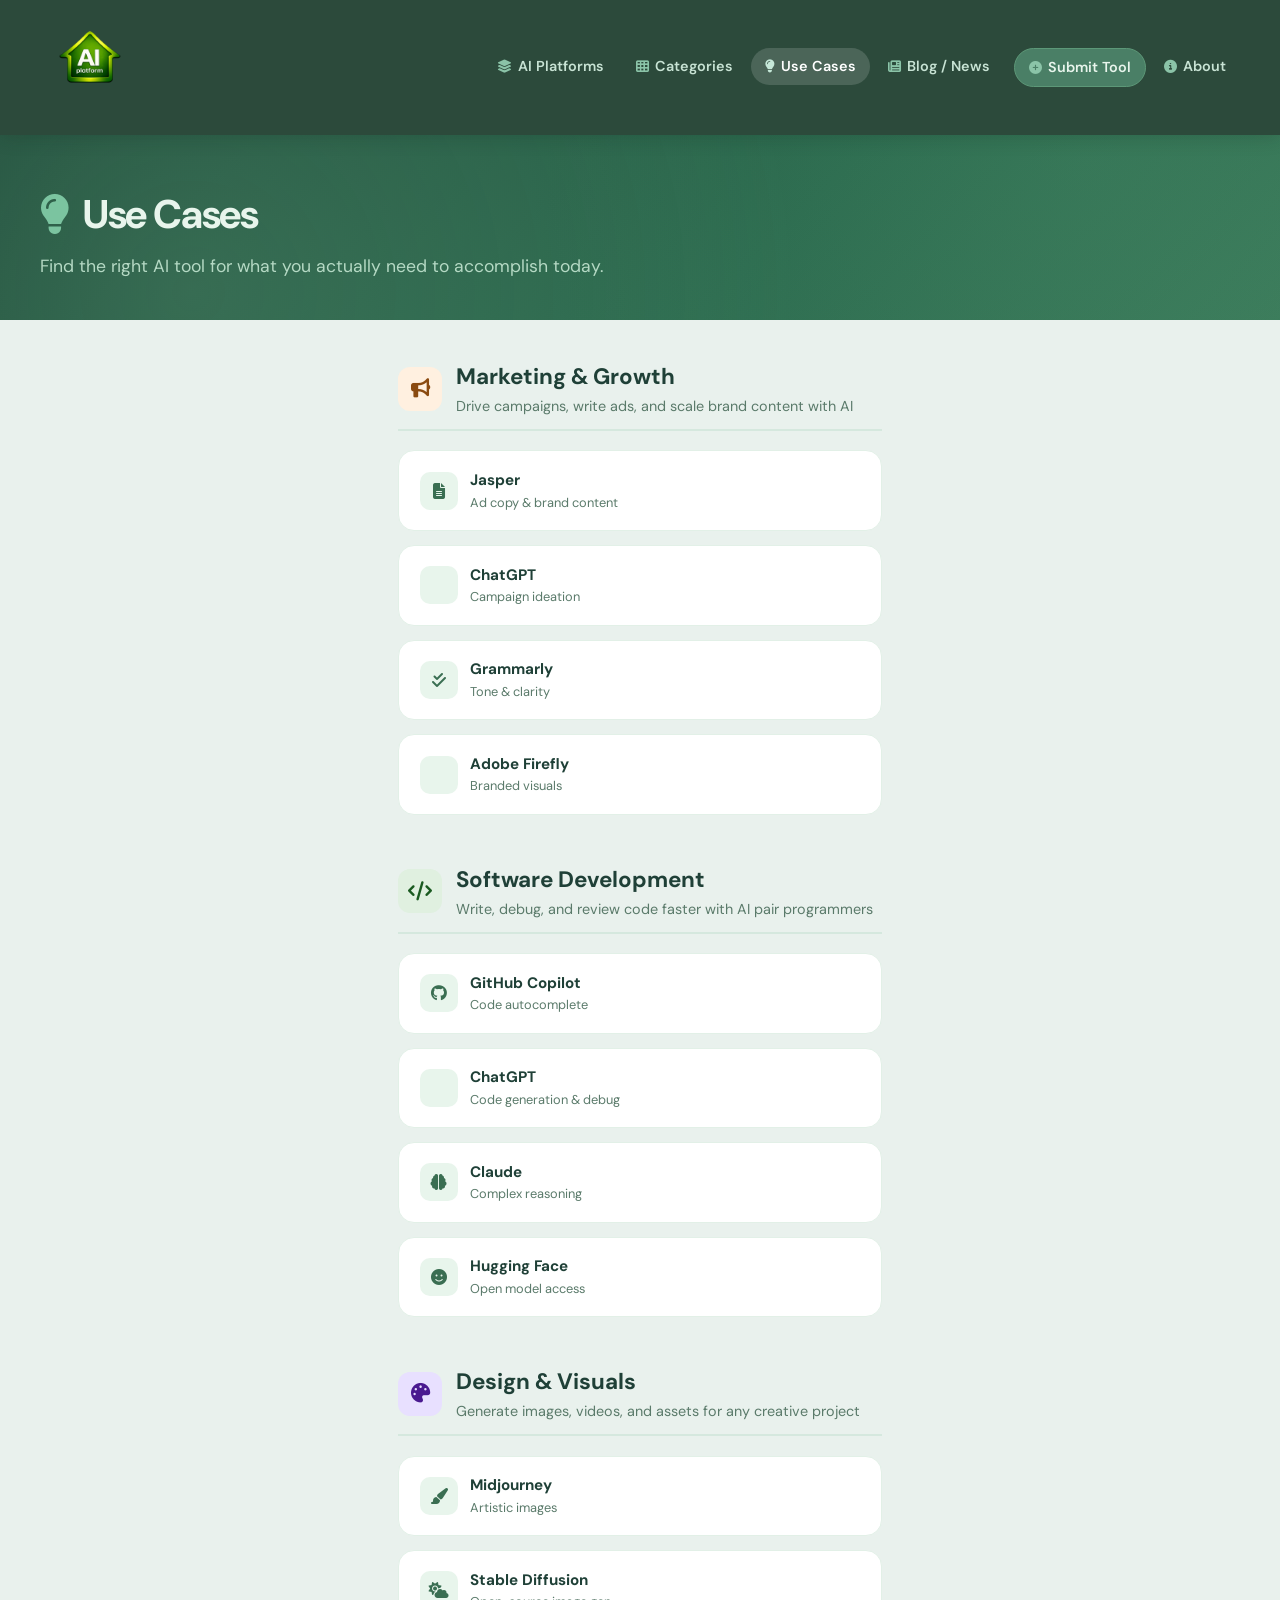
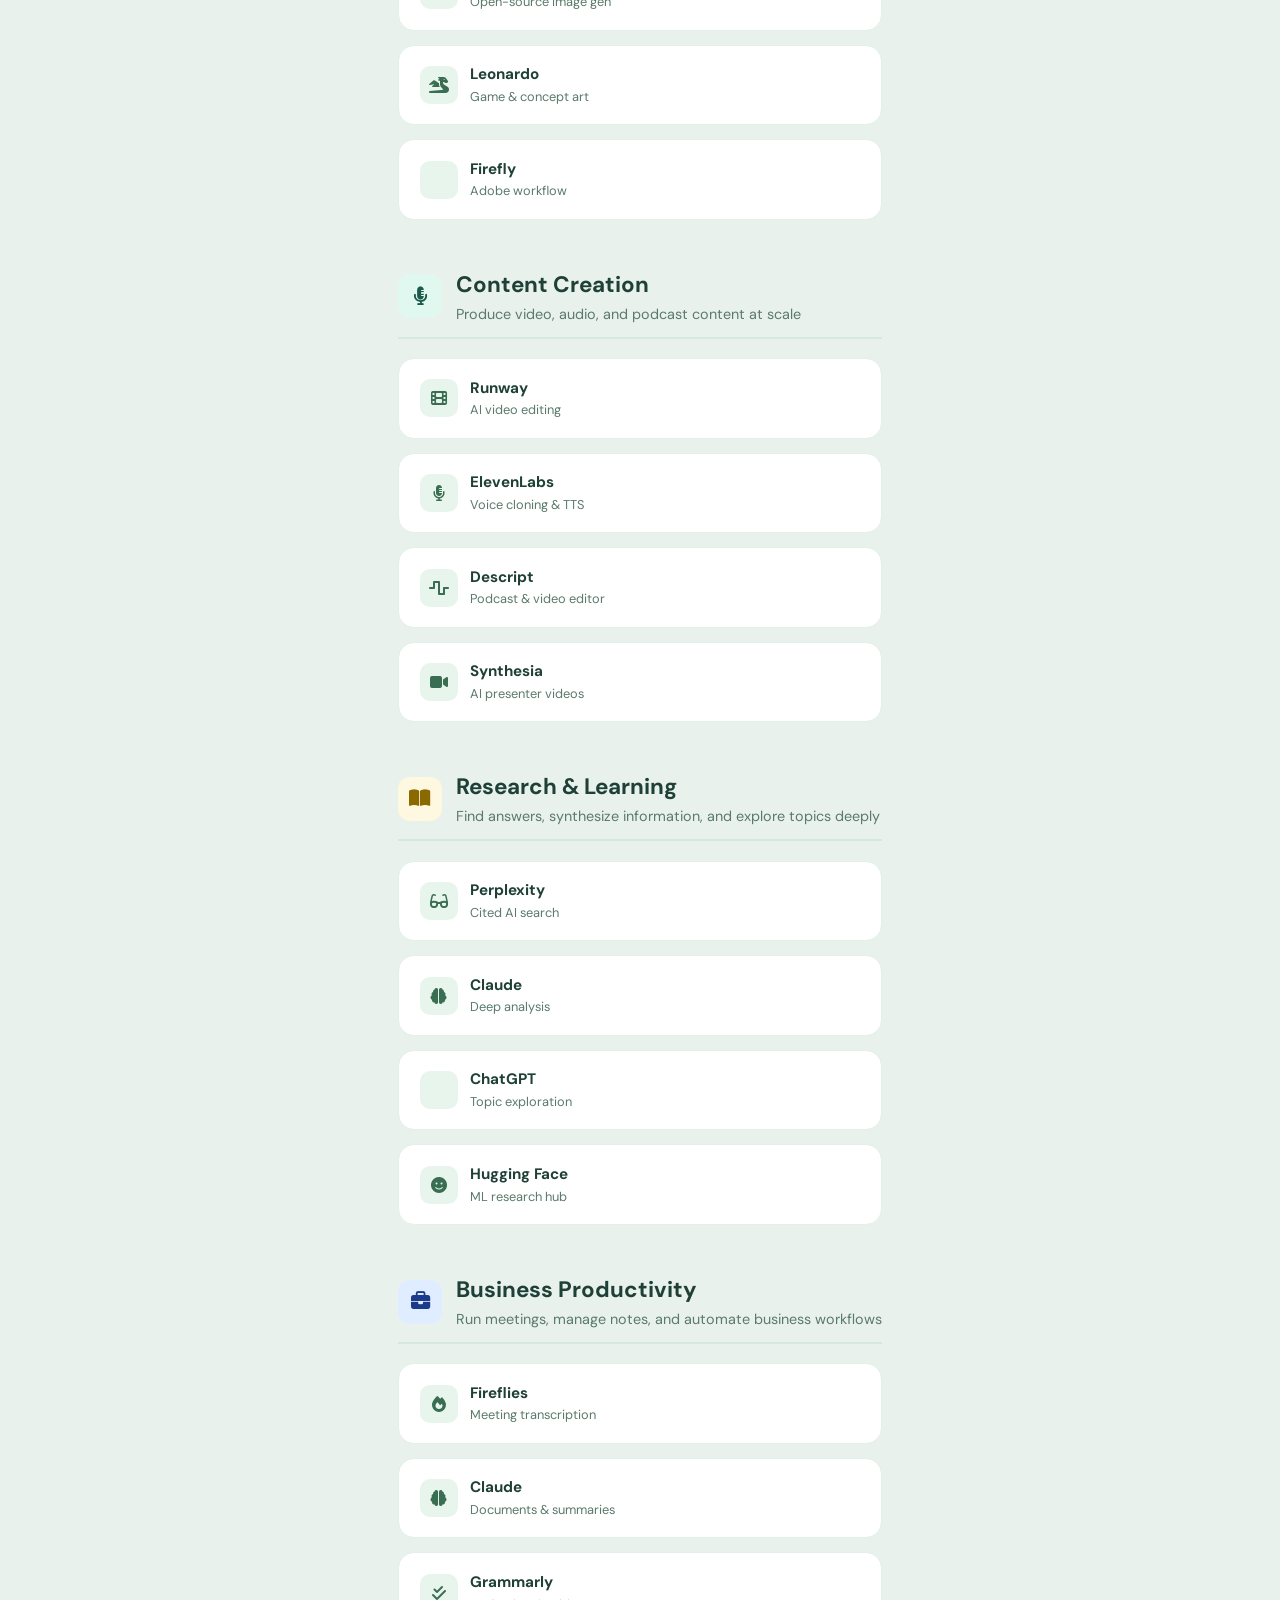
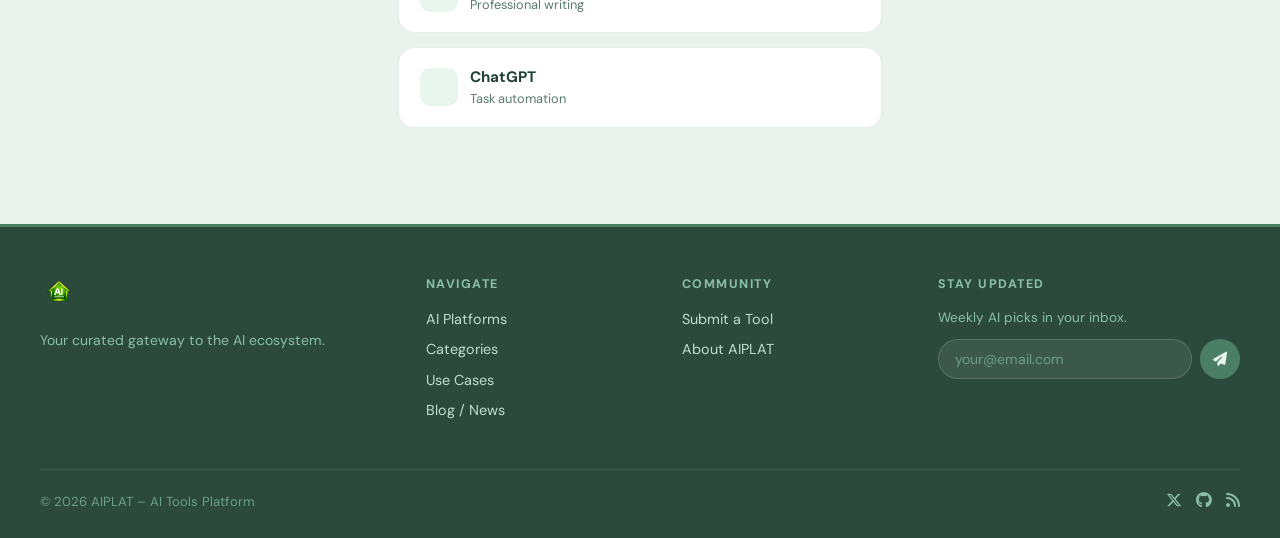
<file: use-cases.html>
<!DOCTYPE html>
<html lang="en">
<head>
  <meta charset="UTF-8"/>
  <meta name="viewport" content="width=device-width, initial-scale=1.0"/>
  <title>AIPLAT – Use Cases</title>
  <link rel="icon" type="image/png" href="icon.png">
  <meta name="description" content="Discover AI tools by what you want to accomplish — marketing, coding, design, and more.">
  <link rel="stylesheet" href="https://cdnjs.cloudflare.com/ajax/libs/font-awesome/6.5.0/css/all.min.css">
  <link href="https://fonts.googleapis.com/css2?family=DM+Sans:wght@300;400;500;600;700&display=swap" rel="stylesheet">
  <link rel="stylesheet" href="shared.css">
  <style>
    .uc-section { margin-bottom: 3rem; }
    .uc-section-header {
      display: flex;
      align-items: center;
      gap: 14px;
      margin-bottom: 1.2rem;
      padding-bottom: 12px;
      border-bottom: 2px solid #d5e8de;
    }
    .uc-icon {
      width: 44px; height: 44px;
      border-radius: 12px;
      display: flex; align-items: center; justify-content: center;
      font-size: 1.2rem;
      flex-shrink: 0;
    }
    .uc-section-header h2 { font-size: 1.4rem; font-weight: 700; color: #1f4037; }
    .uc-section-header p { font-size: 0.9rem; color: #5a7a6a; }

    .uc-tool-list {
      display: grid;
      grid-template-columns: repeat(auto-fill, minmax(240px, 1fr));
      gap: 14px;
    }
    .uc-tool {
      background: #fff;
      border: 1.5px solid #e2f0e7;
      border-radius: 16px;
      padding: 1.1rem 1.3rem;
      display: flex;
      align-items: center;
      gap: 12px;
      text-decoration: none;
      transition: all .2s;
    }
    .uc-tool:hover {
      border-color: #8ac4a8;
      transform: translateY(-3px);
      box-shadow: 0 10px 18px -6px rgba(30,65,50,.12);
    }
    .uc-tool-icon {
      width: 38px; height: 38px;
      background: #e8f5ec;
      border-radius: 10px;
      display: flex; align-items: center; justify-content: center;
      font-size: 1rem;
      color: #3a6e52;
      flex-shrink: 0;
    }
    .uc-tool-info h4 { font-size: 0.95rem; font-weight: 700; color: #1f4037; }
    .uc-tool-info p  { font-size: 0.8rem; color: #5a7a6a; }

    /* Use case colours */
    .ic-marketing { background: #fff0e0; color: #8a4a10; }
    .ic-coding    { background: #e0f0e0; color: #1a5a20; }
    .ic-design    { background: #e8e0ff; color: #4a1a90; }
    .ic-content   { background: #e0f8f0; color: #1a5a48; }
    .ic-research  { background: #fff8e0; color: #8a6a00; }
    .ic-business  { background: #e0ecff; color: #1a3a8a; }
  </style>
</head>
<body>

<nav class="navbar">
  <div class="logo-area">
    <div class="logo-image">
      <img src="logo.png" alt="AIPLAT" onerror="this.style.display='none';this.nextElementSibling.style.display='block';">
      <div class="logo" style="display:none;">AIPLAT <span>alpha</span></div>
    </div>
  </div>
  <button class="nav-hamburger" id="navToggle"><i class="fas fa-bars"></i></button>
  <ul class="nav-links" id="navLinks">
    <li><a href="index.html"      class="nav-item"><i class="fas fa-layer-group"></i> AI Platforms</a></li>
    <li><a href="categories.html" class="nav-item"><i class="fas fa-th"></i> Categories</a></li>
    <li><a href="use-cases.html"  class="nav-item active"><i class="fas fa-lightbulb"></i> Use Cases</a></li>
    <li><a href="blog.html"       class="nav-item"><i class="fas fa-newspaper"></i> Blog / News</a></li>
    <li><a href="submit.html"     class="nav-item submit-link"><i class="fas fa-plus-circle"></i> Submit Tool</a></li>
    <li><a href="about.html"      class="nav-item"><i class="fas fa-info-circle"></i> About</a></li>
  </ul>
</nav>

<section class="page-banner">
  <div class="page-banner-inner">
    <h1><i class="fas fa-lightbulb"></i> Use Cases</h1>
    <p>Find the right AI tool for what you actually need to accomplish today.</p>
  </div>
</section>

<div class="inner-body">

  <!-- Marketing -->
  <div class="uc-section">
    <div class="uc-section-header">
      <div class="uc-icon ic-marketing"><i class="fas fa-bullhorn"></i></div>
      <div>
        <h2>Marketing & Growth</h2>
        <p>Drive campaigns, write ads, and scale brand content with AI</p>
      </div>
    </div>
    <div class="uc-tool-list">
      <a href="https://www.jasper.ai" target="_blank" class="uc-tool">
        <div class="uc-tool-icon"><i class="fas fa-file-alt"></i></div>
        <div class="uc-tool-info"><h4>Jasper</h4><p>Ad copy & brand content</p></div>
      </a>
      <a href="https://chat.openai.com" target="_blank" class="uc-tool">
        <div class="uc-tool-icon"><i class="fab fa-openai"></i></div>
        <div class="uc-tool-info"><h4>ChatGPT</h4><p>Campaign ideation</p></div>
      </a>
      <a href="https://www.grammarly.com" target="_blank" class="uc-tool">
        <div class="uc-tool-icon"><i class="fas fa-check-double"></i></div>
        <div class="uc-tool-info"><h4>Grammarly</h4><p>Tone & clarity</p></div>
      </a>
      <a href="https://firefly.adobe.com" target="_blank" class="uc-tool">
        <div class="uc-tool-icon"><i class="fab fa-adobe"></i></div>
        <div class="uc-tool-info"><h4>Adobe Firefly</h4><p>Branded visuals</p></div>
      </a>
    </div>
  </div>

  <!-- Coding -->
  <div class="uc-section">
    <div class="uc-section-header">
      <div class="uc-icon ic-coding"><i class="fas fa-code"></i></div>
      <div>
        <h2>Software Development</h2>
        <p>Write, debug, and review code faster with AI pair programmers</p>
      </div>
    </div>
    <div class="uc-tool-list">
      <a href="https://github.com/features/copilot" target="_blank" class="uc-tool">
        <div class="uc-tool-icon"><i class="fab fa-github"></i></div>
        <div class="uc-tool-info"><h4>GitHub Copilot</h4><p>Code autocomplete</p></div>
      </a>
      <a href="https://chat.openai.com" target="_blank" class="uc-tool">
        <div class="uc-tool-icon"><i class="fab fa-openai"></i></div>
        <div class="uc-tool-info"><h4>ChatGPT</h4><p>Code generation & debug</p></div>
      </a>
      <a href="https://claude.ai" target="_blank" class="uc-tool">
        <div class="uc-tool-icon"><i class="fas fa-brain"></i></div>
        <div class="uc-tool-info"><h4>Claude</h4><p>Complex reasoning</p></div>
      </a>
      <a href="https://huggingface.co" target="_blank" class="uc-tool">
        <div class="uc-tool-icon"><i class="fas fa-smile"></i></div>
        <div class="uc-tool-info"><h4>Hugging Face</h4><p>Open model access</p></div>
      </a>
    </div>
  </div>

  <!-- Design -->
  <div class="uc-section">
    <div class="uc-section-header">
      <div class="uc-icon ic-design"><i class="fas fa-palette"></i></div>
      <div>
        <h2>Design & Visuals</h2>
        <p>Generate images, videos, and assets for any creative project</p>
      </div>
    </div>
    <div class="uc-tool-list">
      <a href="https://www.midjourney.com" target="_blank" class="uc-tool">
        <div class="uc-tool-icon"><i class="fas fa-paint-brush"></i></div>
        <div class="uc-tool-info"><h4>Midjourney</h4><p>Artistic images</p></div>
      </a>
      <a href="https://stability.ai" target="_blank" class="uc-tool">
        <div class="uc-tool-icon"><i class="fas fa-cloud-sun"></i></div>
        <div class="uc-tool-info"><h4>Stable Diffusion</h4><p>Open-source image gen</p></div>
      </a>
      <a href="https://leonardo.ai" target="_blank" class="uc-tool">
        <div class="uc-tool-icon"><i class="fas fa-dragon"></i></div>
        <div class="uc-tool-info"><h4>Leonardo</h4><p>Game & concept art</p></div>
      </a>
      <a href="https://firefly.adobe.com" target="_blank" class="uc-tool">
        <div class="uc-tool-icon"><i class="fab fa-adobe"></i></div>
        <div class="uc-tool-info"><h4>Firefly</h4><p>Adobe workflow</p></div>
      </a>
    </div>
  </div>

  <!-- Content Creation -->
  <div class="uc-section">
    <div class="uc-section-header">
      <div class="uc-icon ic-content"><i class="fas fa-microphone-alt"></i></div>
      <div>
        <h2>Content Creation</h2>
        <p>Produce video, audio, and podcast content at scale</p>
      </div>
    </div>
    <div class="uc-tool-list">
      <a href="https://runwayml.com" target="_blank" class="uc-tool">
        <div class="uc-tool-icon"><i class="fas fa-film"></i></div>
        <div class="uc-tool-info"><h4>Runway</h4><p>AI video editing</p></div>
      </a>
      <a href="https://elevenlabs.io" target="_blank" class="uc-tool">
        <div class="uc-tool-icon"><i class="fas fa-microphone-alt"></i></div>
        <div class="uc-tool-info"><h4>ElevenLabs</h4><p>Voice cloning & TTS</p></div>
      </a>
      <a href="https://www.descript.com" target="_blank" class="uc-tool">
        <div class="uc-tool-icon"><i class="fas fa-wave-square"></i></div>
        <div class="uc-tool-info"><h4>Descript</h4><p>Podcast & video editor</p></div>
      </a>
      <a href="https://www.synthesia.io" target="_blank" class="uc-tool">
        <div class="uc-tool-icon"><i class="fas fa-video"></i></div>
        <div class="uc-tool-info"><h4>Synthesia</h4><p>AI presenter videos</p></div>
      </a>
    </div>
  </div>

  <!-- Research -->
  <div class="uc-section">
    <div class="uc-section-header">
      <div class="uc-icon ic-research"><i class="fas fa-book-open"></i></div>
      <div>
        <h2>Research & Learning</h2>
        <p>Find answers, synthesize information, and explore topics deeply</p>
      </div>
    </div>
    <div class="uc-tool-list">
      <a href="https://www.perplexity.ai" target="_blank" class="uc-tool">
        <div class="uc-tool-icon"><i class="fas fa-glasses"></i></div>
        <div class="uc-tool-info"><h4>Perplexity</h4><p>Cited AI search</p></div>
      </a>
      <a href="https://claude.ai" target="_blank" class="uc-tool">
        <div class="uc-tool-icon"><i class="fas fa-brain"></i></div>
        <div class="uc-tool-info"><h4>Claude</h4><p>Deep analysis</p></div>
      </a>
      <a href="https://chat.openai.com" target="_blank" class="uc-tool">
        <div class="uc-tool-icon"><i class="fab fa-openai"></i></div>
        <div class="uc-tool-info"><h4>ChatGPT</h4><p>Topic exploration</p></div>
      </a>
      <a href="https://huggingface.co" target="_blank" class="uc-tool">
        <div class="uc-tool-icon"><i class="fas fa-smile"></i></div>
        <div class="uc-tool-info"><h4>Hugging Face</h4><p>ML research hub</p></div>
      </a>
    </div>
  </div>

  <!-- Business -->
  <div class="uc-section">
    <div class="uc-section-header">
      <div class="uc-icon ic-business"><i class="fas fa-briefcase"></i></div>
      <div>
        <h2>Business Productivity</h2>
        <p>Run meetings, manage notes, and automate business workflows</p>
      </div>
    </div>
    <div class="uc-tool-list">
      <a href="https://fireflies.ai" target="_blank" class="uc-tool">
        <div class="uc-tool-icon"><i class="fas fa-fire"></i></div>
        <div class="uc-tool-info"><h4>Fireflies</h4><p>Meeting transcription</p></div>
      </a>
      <a href="https://claude.ai" target="_blank" class="uc-tool">
        <div class="uc-tool-icon"><i class="fas fa-brain"></i></div>
        <div class="uc-tool-info"><h4>Claude</h4><p>Documents & summaries</p></div>
      </a>
      <a href="https://www.grammarly.com" target="_blank" class="uc-tool">
        <div class="uc-tool-icon"><i class="fas fa-check-double"></i></div>
        <div class="uc-tool-info"><h4>Grammarly</h4><p>Professional writing</p></div>
      </a>
      <a href="https://chat.openai.com" target="_blank" class="uc-tool">
        <div class="uc-tool-icon"><i class="fab fa-openai"></i></div>
        <div class="uc-tool-info"><h4>ChatGPT</h4><p>Task automation</p></div>
      </a>
    </div>
  </div>

</div>

<footer class="footer">
  <div class="footer-inner">
    <div class="footer-brand">
      <img src="logo.png" alt="AIPLAT" class="footer-logo" onerror="this.style.display='none';this.nextElementSibling.style.display='inline';">
      <span class="footer-logo-text" style="display:none;">AIPLAT</span>
      <p class="footer-tagline">Your curated gateway to the AI ecosystem.</p>
    </div>
    <div class="footer-links-group">
      <h4>Navigate</h4>
      <a href="index.html">AI Platforms</a>
      <a href="categories.html">Categories</a>
      <a href="use-cases.html">Use Cases</a>
      <a href="blog.html">Blog / News</a>
    </div>
    <div class="footer-links-group">
      <h4>Community</h4>
      <a href="submit.html">Submit a Tool</a>
      <a href="about.html">About AIPLAT</a>
    </div>
    <div class="footer-links-group">
      <h4>Stay updated</h4>
      <p class="footer-small">Weekly AI picks in your inbox.</p>
      <div class="footer-subscribe">
        <input type="email" placeholder="your@email.com" class="footer-email-input">
        <button class="footer-sub-btn"><i class="fas fa-paper-plane"></i></button>
      </div>
    </div>
  </div>
  <div class="footer-bottom">
    <span>© 2026 AIPLAT – AI Tools Platform</span>
    <span class="footer-socials">
      <a href="#"><i class="fab fa-x-twitter"></i></a>
      <a href="#"><i class="fab fa-github"></i></a>
      <a href="#"><i class="fas fa-rss"></i></a>
    </span>
  </div>
</footer>

<script>
  const t = document.getElementById('navToggle'), l = document.getElementById('navLinks');
  t.addEventListener('click', () => { l.classList.toggle('open'); t.querySelector('i').className = l.classList.contains('open') ? 'fas fa-times' : 'fas fa-bars'; });
</script>
</body>
</html>
</file>
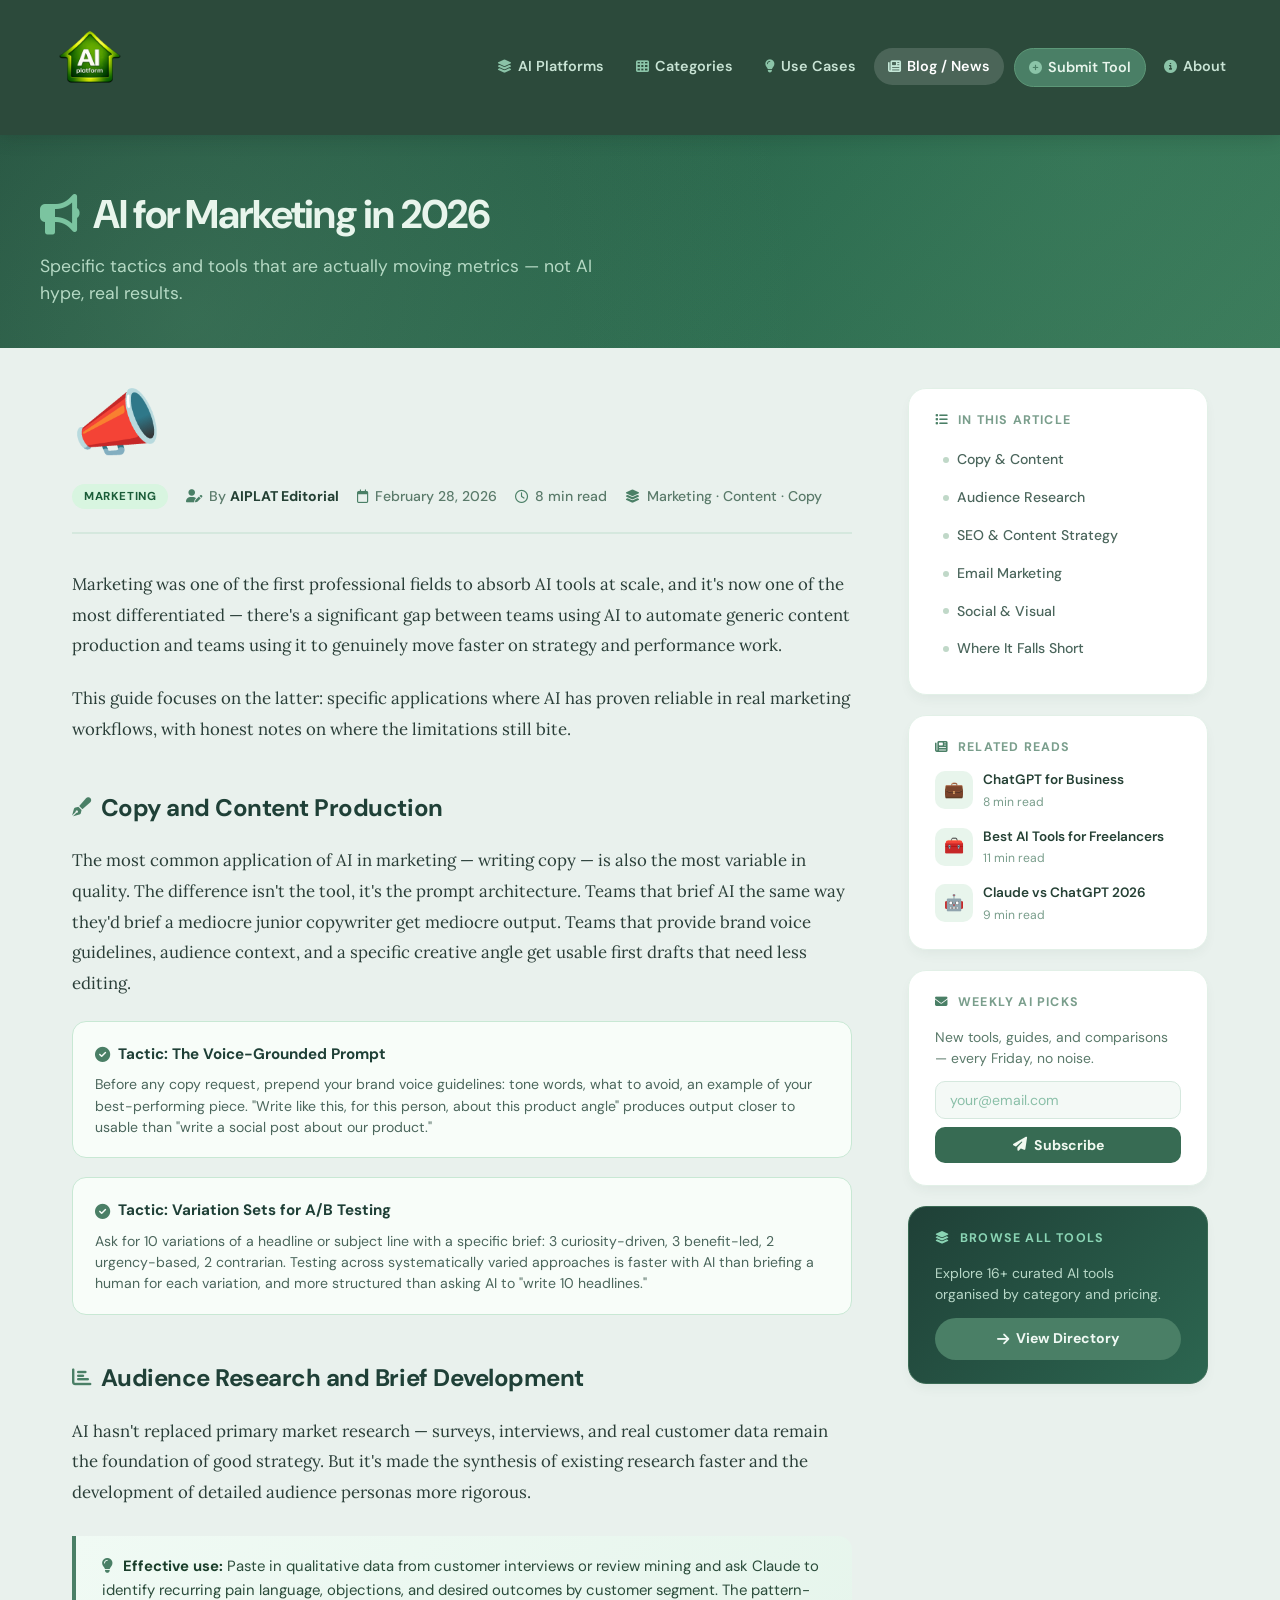
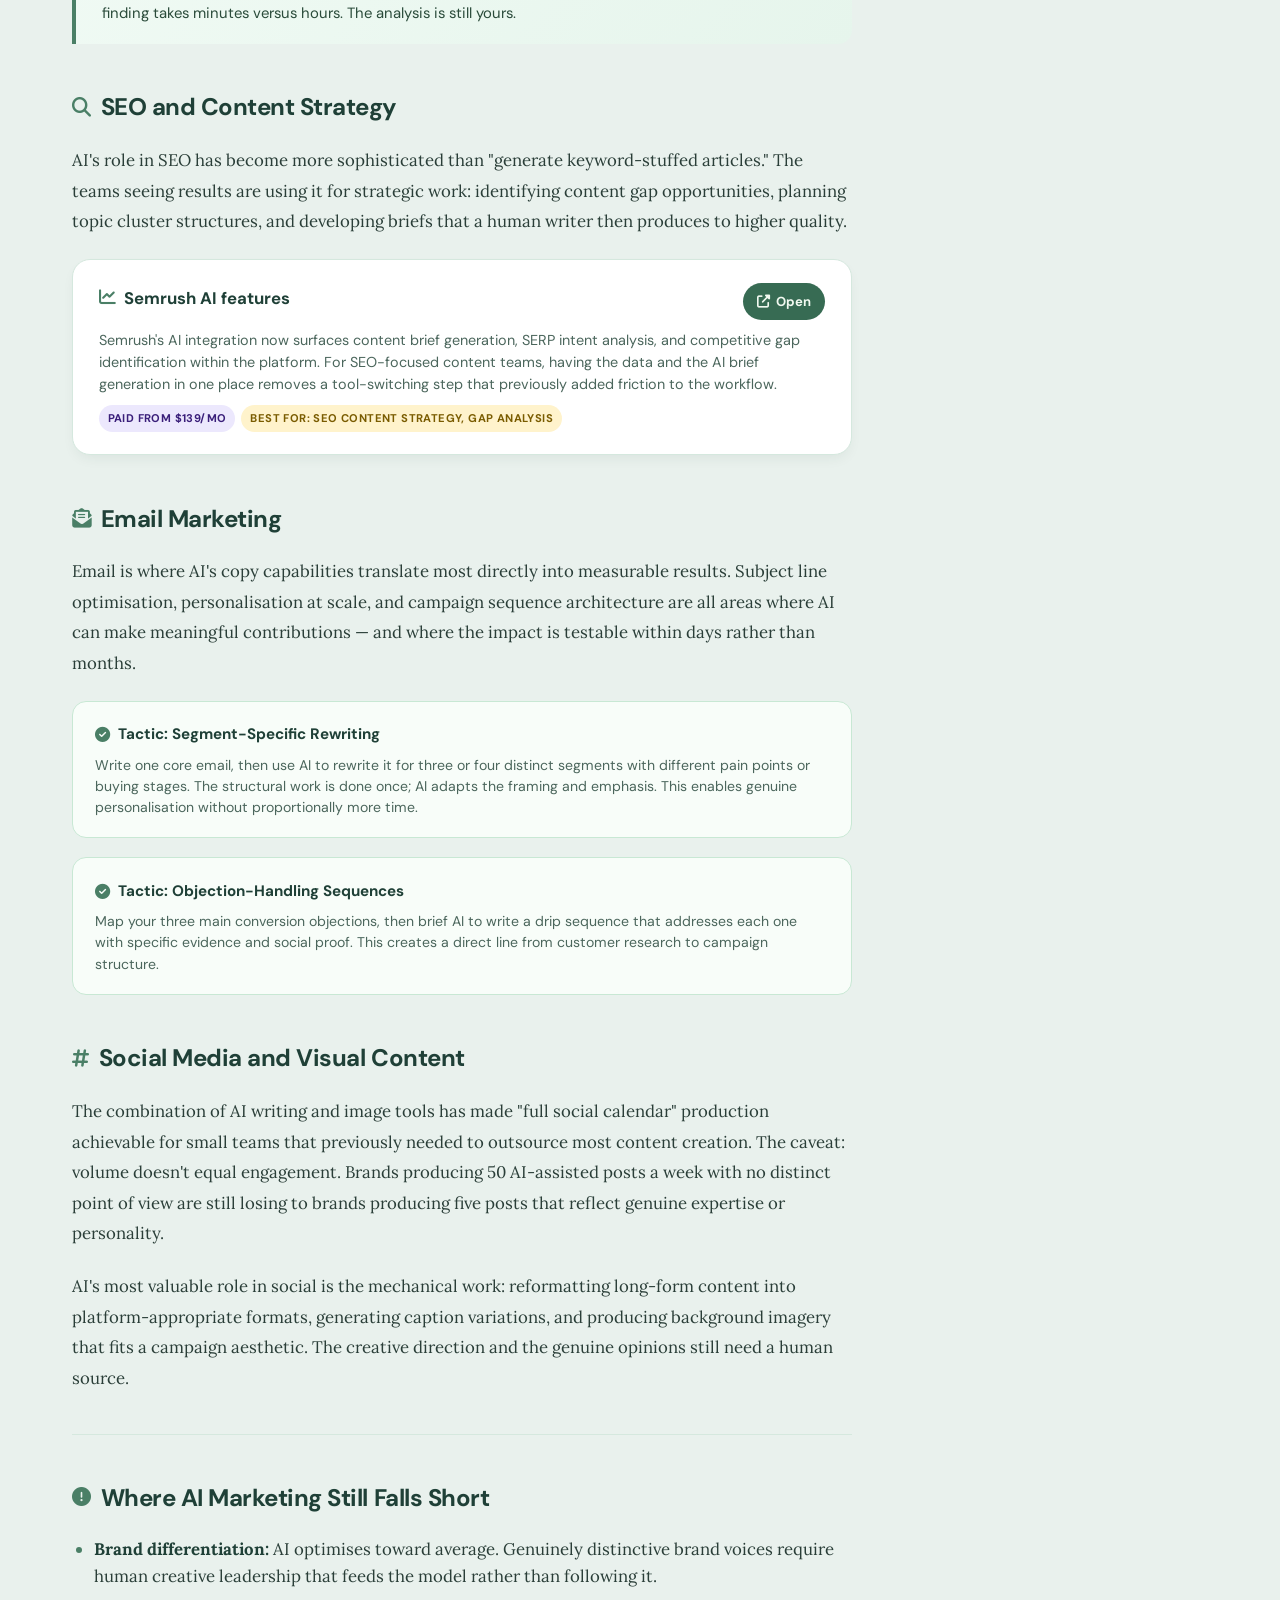
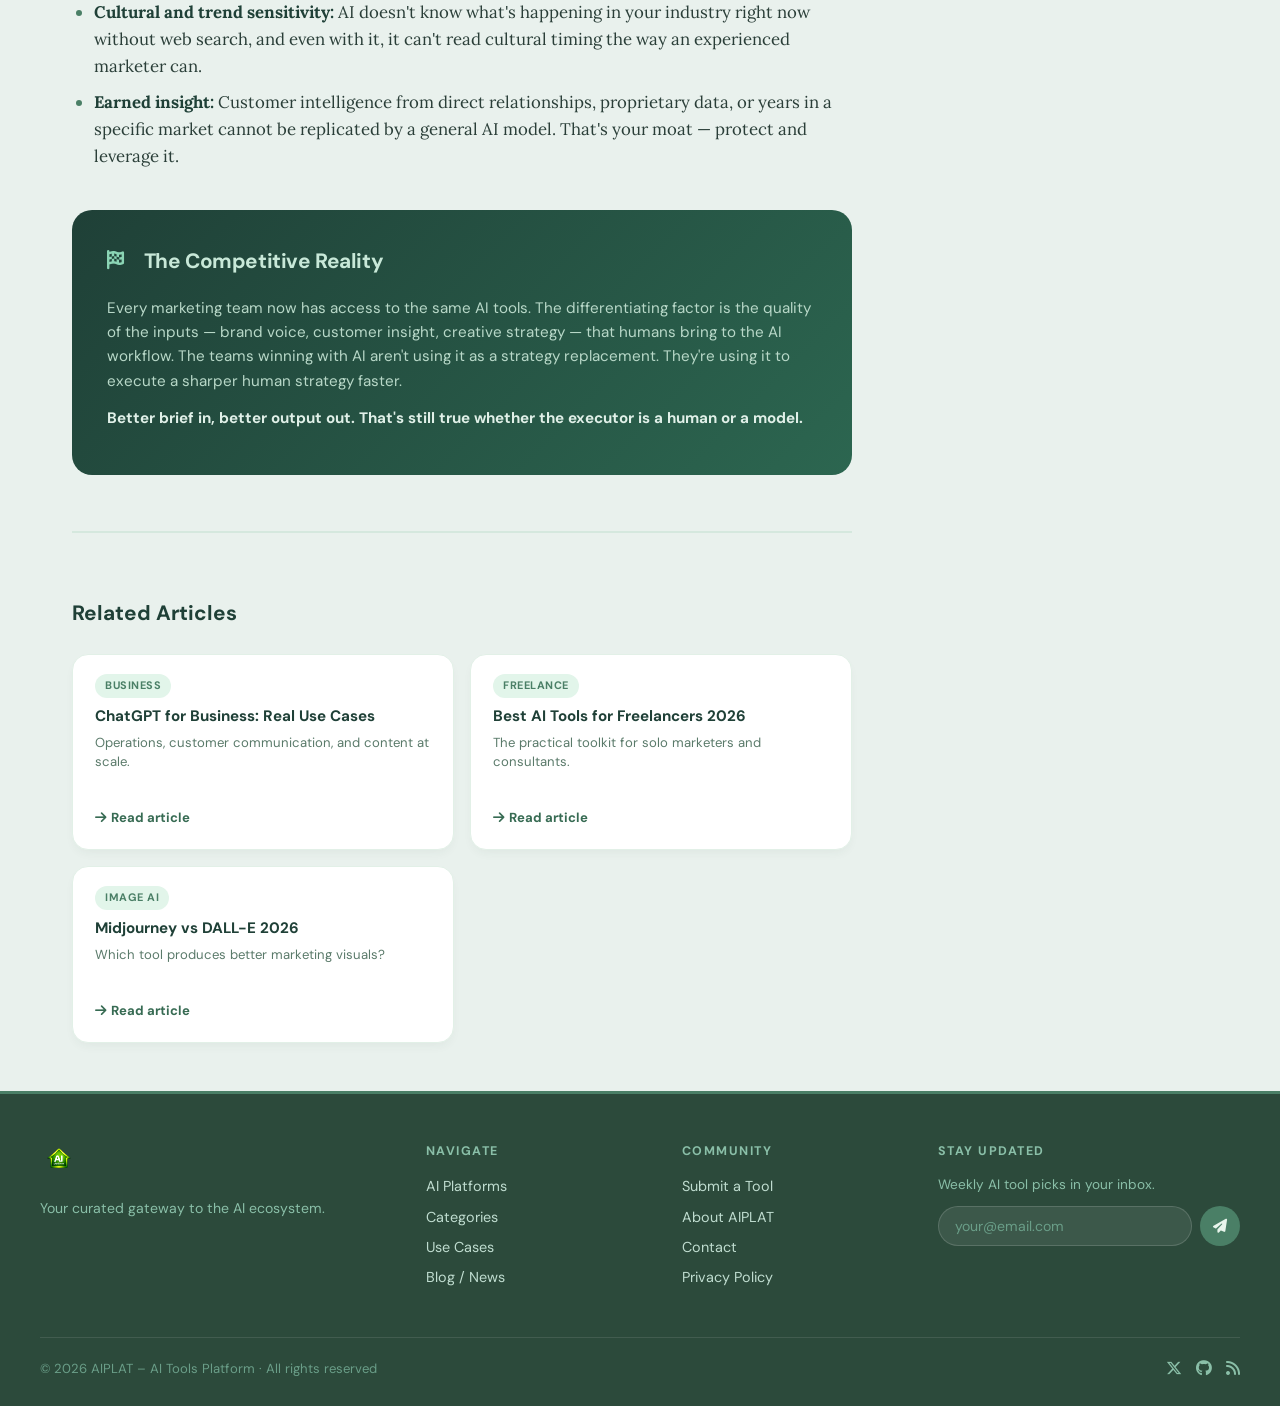
<file: blog/ai-for-marketing-2026.html>
<!DOCTYPE html>
<html lang="en">
<head>
  <meta charset="UTF-8"/>
  <meta name="viewport" content="width=device-width, initial-scale=1.0"/>
  <title>AI for Marketing in 2026: What's Actually Working | AIPLAT</title>
  <meta name="description" content="From campaign ideation to performance copy — a practical look at how marketing teams are using AI tools in 2026, with specific tactics that drive real results.">
  <meta name="keywords" content="AI for marketing 2026, AI marketing tools, AI copywriting, ChatGPT marketing, AI content strategy 2026">
  <meta property="og:title" content="AI for Marketing in 2026: What's Actually Working | AIPLAT">
  <meta property="og:type" content="article">
  <link rel="icon" type="image/png" href="../icon.png">
  <link rel="stylesheet" href="https://cdnjs.cloudflare.com/ajax/libs/font-awesome/6.5.0/css/all.min.css">
  <link rel="preconnect" href="https://fonts.googleapis.com">
  <link href="https://fonts.googleapis.com/css2?family=DM+Sans:ital,wght@0,300;0,400;0,500;0,600;0,700;1,400&family=Lora:ital,wght@0,400;0,600;1,400;1,600&display=swap" rel="stylesheet">
  <link rel="stylesheet" href="../shared.css">
  <style>
    .article-container { display: grid; grid-template-columns: 1fr 300px; gap: 3.5rem; align-items: flex-start; max-width: 1200px; }
    .article-hero-emoji { font-size: 4.5rem; line-height: 1; margin-bottom: 1.5rem; display: block; }
    .article-meta { display: flex; flex-wrap: wrap; align-items: center; gap: 18px; margin-bottom: 2.2rem; padding-bottom: 1.4rem; border-bottom: 2px solid #d5e8de; }
    .article-meta-item { display: flex; align-items: center; gap: 7px; font-size: 0.88rem; color: #5a7a6a; font-weight: 500; }
    .article-meta-item i { color: #4a7f66; font-size: 0.82rem; }
    .article-meta-item strong { color: #244034; }
    .article-tag { background: #d8f5e0; color: #1a5c38; font-size: 0.72rem; font-weight: 700; text-transform: uppercase; letter-spacing: .6px; padding: 4px 12px; border-radius: 30px; }
    .article-content { font-family: 'Lora', Georgia, serif; font-size: 1.05rem; line-height: 1.82; color: #2a3e38; }
    .article-content p { margin-bottom: 1.4rem; }
    .article-content h2 { font-family: 'DM Sans', sans-serif; font-size: 1.5rem; font-weight: 700; color: #1f4037; margin: 2.6rem 0 1rem; letter-spacing: -.02em; display: flex; align-items: center; gap: 10px; }
    .article-content h2 i { color: #4a7f66; font-size: 1.2rem; flex-shrink: 0; }
    .article-content h3 { font-family: 'DM Sans', sans-serif; font-size: 1.15rem; font-weight: 700; color: #244034; margin: 1.8rem 0 0.7rem; }
    .article-content strong { color: #1f4037; font-weight: 700; }
    .article-content em { font-style: italic; color: #4a6a60; }
    .article-content ul { margin: 1rem 0 1.4rem 1.4rem; }
    .article-content li { margin-bottom: 0.6rem; line-height: 1.6; }
    .article-content ul li::marker { color: #4a7f66; }
    .callout { background: linear-gradient(135deg, #f0faf4, #e6f5ec); border-left: 4px solid #4a7f66; border-radius: 0 14px 14px 0; padding: 1.2rem 1.6rem; margin: 1.8rem 0; font-family: 'DM Sans', sans-serif; font-size: 0.93rem; color: #2a4b3a; line-height: 1.55; }
    .callout strong { color: #1a3e2a; } .callout i { color: #4a7f66; margin-right: 6px; }
    .tool-spotlight { background: #fff; border: 1.5px solid #d5e8de; border-radius: 18px; padding: 1.4rem 1.6rem; margin: 1.4rem 0; box-shadow: 0 6px 14px -4px rgba(40,65,55,.08); font-family: 'DM Sans', sans-serif; }
    .tool-spotlight-top { display: flex; justify-content: space-between; align-items: flex-start; margin-bottom: 10px; gap: 12px; }
    .tool-spotlight h4 { font-size: 1.05rem; font-weight: 700; color: #1f4037; display: flex; align-items: center; gap: 8px; }
    .tool-spotlight h4 i { color: #4a7f66; }
    .tool-spotlight p { font-size: 0.9rem; color: #4b665c; line-height: 1.5; margin-bottom: 10px; font-family: 'DM Sans', sans-serif; }
    .tool-spotlight-badges { display: flex; gap: 6px; flex-wrap: wrap; }
    .ts-badge { font-size: 0.7rem; font-weight: 700; text-transform: uppercase; letter-spacing: .4px; padding: 3px 9px; border-radius: 20px; }
    .ts-free { background: #dff0fb; color: #0c4a7a; } .ts-paid { background: #ece8fd; color: #3a1f7a; } .ts-best { background: #fff3cc; color: #7a5c00; }
    .ts-open-link { display: inline-flex; align-items: center; gap: 6px; background: #376b53; color: #f1f9f0; font-size: 0.82rem; font-weight: 700; padding: 7px 14px; border-radius: 30px; text-decoration: none; transition: .18s; white-space: nowrap; flex-shrink: 0; }
    .ts-open-link:hover { background: #1f4d3b; }
    .tactic-box { background: #f8fdf9; border: 1.5px solid #c8e8d4; border-radius: 14px; padding: 1.2rem 1.4rem; margin: 1.2rem 0; font-family: 'DM Sans', sans-serif; }
    .tactic-box h4 { font-size: 0.95rem; font-weight: 700; color: #1f4037; margin-bottom: 6px; display: flex; align-items: center; gap: 8px; }
    .tactic-box h4 i { color: #4a7f66; }
    .tactic-box p { font-size: 0.88rem; color: #4b665c; line-height: 1.5; margin-bottom: 0; }
    .article-divider { border: none; border-top: 1.5px solid #d5e8de; margin: 2.5rem 0; }
    .conclusion-box { background: linear-gradient(135deg, #1f4037, #2c6650); border-radius: 20px; padding: 2rem 2.2rem; color: #e0f0e8; font-family: 'DM Sans', sans-serif; margin-top: 2.5rem; }
    .conclusion-box h2 { color: #c8e8d8 !important; font-size: 1.3rem !important; margin-top: 0 !important; }
    .conclusion-box p { font-family: 'DM Sans', sans-serif; color: #b8d8c8; font-size: 0.95rem; line-height: 1.6; margin-bottom: .8rem; }
    .conclusion-box strong { color: #e0f0e8; }
    .article-sidebar { position: sticky; top: 80px; }
    .sidebar-card { background: #fff; border: 1.5px solid #e2f0e7; border-radius: 18px; padding: 1.4rem 1.6rem; margin-bottom: 20px; box-shadow: 0 6px 14px -4px rgba(40,65,55,.07); }
    .sidebar-card h4 { font-family: 'DM Sans', sans-serif; font-size: 0.78rem; font-weight: 700; text-transform: uppercase; letter-spacing: 1.2px; color: #7a9e8c; margin-bottom: 14px; }
    .toc-list { list-style: none; margin: 0; padding: 0; } .toc-list li { margin-bottom: 6px; }
    .toc-list a { font-family: 'DM Sans', sans-serif; font-size: 0.88rem; color: #4b665c; text-decoration: none; display: flex; align-items: center; gap: 8px; padding: 5px 8px; border-radius: 8px; transition: .15s; font-weight: 500; }
    .toc-list a:before { content: ''; width: 6px; height: 6px; border-radius: 50%; background: #c0d8c8; flex-shrink: 0; transition: .15s; }
    .toc-list a:hover { background: #eef8f2; color: #1f4037; } .toc-list a:hover:before { background: #4a7f66; }
    .related-item { display: flex; gap: 10px; margin-bottom: 14px; text-decoration: none; align-items: flex-start; }
    .related-item:last-child { margin-bottom: 0; }
    .related-item-icon { width: 38px; height: 38px; border-radius: 10px; background: #e8f5ec; display: flex; align-items: center; justify-content: center; font-size: 1rem; flex-shrink: 0; }
    .related-item h5 { font-family: 'DM Sans', sans-serif; font-size: 0.85rem; font-weight: 600; color: #244034; line-height: 1.3; transition: .15s; }
    .related-item:hover h5 { color: #376b53; }
    .related-item span { font-family: 'DM Sans', sans-serif; font-size: 0.76rem; color: #7a9e8c; }
    .sidebar-newsletter p { font-family: 'DM Sans', sans-serif; font-size: 0.87rem; color: #5a7a6a; margin-bottom: 12px; line-height: 1.5; }
    .sidebar-email-wrap { display: flex; flex-direction: column; gap: 8px; }
    .sidebar-email-input { background: #f4f9f6; border: 1.5px solid #d5e8de; border-radius: 10px; padding: 9px 14px; font-family: 'DM Sans', sans-serif; font-size: 0.88rem; color: #1e2e2b; outline: none; }
    .sidebar-email-input::placeholder { color: #8abfa8; }
    .sidebar-sub-btn { background: #376b53; color: #f1f9f0; border: none; border-radius: 10px; padding: 9px 14px; font-family: 'DM Sans', sans-serif; font-size: 0.88rem; font-weight: 700; cursor: pointer; transition: .18s; display: flex; align-items: center; justify-content: center; gap: 7px; }
    .sidebar-sub-btn:hover { background: #1f4d3b; }
    .related-bottom { margin-top: 3.5rem; padding-top: 2rem; border-top: 2px solid #d5e8de; }
    .related-bottom h3 { font-family: 'DM Sans', sans-serif; font-size: 1.3rem; font-weight: 700; color: #1f4037; margin-bottom: 1.4rem; }
    .related-grid { display: grid; grid-template-columns: repeat(auto-fill, minmax(260px, 1fr)); gap: 16px; }
    .related-card { background: #fff; border: 1.5px solid #e2f0e7; border-radius: 16px; padding: 1.2rem 1.4rem; text-decoration: none; transition: all .22s ease; display: flex; flex-direction: column; gap: 8px; box-shadow: 0 5px 12px -4px rgba(40,65,55,.07); }
    .related-card:hover { transform: translateY(-4px); border-color: #8ac4a8; box-shadow: 0 14px 22px -8px rgba(30,65,50,.13); }
    .related-card-tag { font-family: 'DM Sans', sans-serif; font-size: 0.68rem; font-weight: 700; text-transform: uppercase; letter-spacing: .5px; color: #4a7f66; background: #e2f5ea; padding: 2px 10px; border-radius: 20px; align-self: flex-start; }
    .related-card h4 { font-family: 'DM Sans', sans-serif; font-size: 0.95rem; font-weight: 700; color: #1f4037; line-height: 1.35; }
    .related-card p { font-family: 'DM Sans', sans-serif; font-size: 0.82rem; color: #5a7a6a; line-height: 1.4; }
    .related-card .read-link { font-family: 'DM Sans', sans-serif; font-size: 0.82rem; font-weight: 700; color: #376b53; display: flex; align-items: center; gap: 5px; margin-top: 4px; }
    @media (max-width: 960px) { .article-container { grid-template-columns: 1fr; gap: 2rem; } .article-sidebar { position: static; } }
  </style>
</head>
<body>
<nav class="navbar">
  <div class="logo-area"><div class="logo-image"><img src="../logo.png" alt="AIPLAT" onerror="this.style.display='none';this.nextElementSibling.style.display='block';"><div class="logo" style="display:none;">AIPLAT <span>blog</span></div></div></div>
  <button class="nav-hamburger" id="navToggle" aria-label="Toggle navigation"><i class="fas fa-bars"></i></button>
  <ul class="nav-links" id="navLinks">
    <li><a href="../index.html" class="nav-item"><i class="fas fa-layer-group"></i> AI Platforms</a></li>
    <li><a href="../categories.html" class="nav-item"><i class="fas fa-th"></i> Categories</a></li>
    <li><a href="../use-cases.html" class="nav-item"><i class="fas fa-lightbulb"></i> Use Cases</a></li>
    <li><a href="../blog.html" class="nav-item active"><i class="fas fa-newspaper"></i> Blog / News</a></li>
    <li><a href="../submit.html" class="nav-item submit-link"><i class="fas fa-plus-circle"></i> Submit Tool</a></li>
    <li><a href="../about.html" class="nav-item"><i class="fas fa-info-circle"></i> About</a></li>
  </ul>
</nav>

<section class="page-banner">
  <div class="page-banner-inner">
    <h1><i class="fas fa-bullhorn"></i> AI for Marketing in 2026</h1>
    <p>Specific tactics and tools that are actually moving metrics — not AI hype, real results.</p>
  </div>
</section>

<div class="inner-body article-container">
  <article class="article-main">
    <span class="article-hero-emoji">📣</span>
    <div class="article-meta">
      <span class="article-tag">Marketing</span>
      <div class="article-meta-item"><i class="fas fa-user-pen"></i><span>By <strong>AIPLAT Editorial</strong></span></div>
      <div class="article-meta-item"><i class="far fa-calendar"></i><span>February 28, 2026</span></div>
      <div class="article-meta-item"><i class="far fa-clock"></i><span>8 min read</span></div>
      <div class="article-meta-item"><i class="fas fa-layer-group"></i><span>Marketing · Content · Copy</span></div>
    </div>

    <div class="article-content">
      <p>Marketing was one of the first professional fields to absorb AI tools at scale, and it's now one of the most differentiated — there's a significant gap between teams using AI to automate generic content production and teams using it to genuinely move faster on strategy and performance work.</p>

      <p>This guide focuses on the latter: specific applications where AI has proven reliable in real marketing workflows, with honest notes on where the limitations still bite.</p>

      <h2 id="copy"><i class="fas fa-pen-fancy"></i> Copy and Content Production</h2>

      <p>The most common application of AI in marketing — writing copy — is also the most variable in quality. The difference isn't the tool, it's the prompt architecture. Teams that brief AI the same way they'd brief a mediocre junior copywriter get mediocre output. Teams that provide brand voice guidelines, audience context, and a specific creative angle get usable first drafts that need less editing.</p>

      <div class="tactic-box">
        <h4><i class="fas fa-check-circle"></i> Tactic: The Voice-Grounded Prompt</h4>
        <p>Before any copy request, prepend your brand voice guidelines: tone words, what to avoid, an example of your best-performing piece. "Write like this, for this person, about this product angle" produces output closer to usable than "write a social post about our product."</p>
      </div>

      <div class="tactic-box">
        <h4><i class="fas fa-check-circle"></i> Tactic: Variation Sets for A/B Testing</h4>
        <p>Ask for 10 variations of a headline or subject line with a specific brief: 3 curiosity-driven, 3 benefit-led, 2 urgency-based, 2 contrarian. Testing across systematically varied approaches is faster with AI than briefing a human for each variation, and more structured than asking AI to "write 10 headlines."</p>
      </div>

      <h2 id="research"><i class="fas fa-chart-bar"></i> Audience Research and Brief Development</h2>

      <p>AI hasn't replaced primary market research — surveys, interviews, and real customer data remain the foundation of good strategy. But it's made the synthesis of existing research faster and the development of detailed audience personas more rigorous.</p>

      <div class="callout">
        <i class="fas fa-lightbulb"></i>
        <strong>Effective use:</strong> Paste in qualitative data from customer interviews or review mining and ask Claude to identify recurring pain language, objections, and desired outcomes by customer segment. The pattern-finding takes minutes versus hours. The analysis is still yours.
      </div>

      <h2 id="seo"><i class="fas fa-search"></i> SEO and Content Strategy</h2>

      <p>AI's role in SEO has become more sophisticated than "generate keyword-stuffed articles." The teams seeing results are using it for strategic work: identifying content gap opportunities, planning topic cluster structures, and developing briefs that a human writer then produces to higher quality.</p>

      <div class="tool-spotlight">
        <div class="tool-spotlight-top">
          <h4><i class="fas fa-chart-line"></i> Semrush AI features</h4>
          <a href="https://www.semrush.com" target="_blank" class="ts-open-link"><i class="fas fa-external-link-alt"></i> Open</a>
        </div>
        <p>Semrush's AI integration now surfaces content brief generation, SERP intent analysis, and competitive gap identification within the platform. For SEO-focused content teams, having the data and the AI brief generation in one place removes a tool-switching step that previously added friction to the workflow.</p>
        <div class="tool-spotlight-badges">
          <span class="ts-badge ts-paid">Paid from $139/mo</span>
          <span class="ts-badge ts-best">Best for: SEO content strategy, gap analysis</span>
        </div>
      </div>

      <h2 id="email"><i class="fas fa-envelope-open-text"></i> Email Marketing</h2>

      <p>Email is where AI's copy capabilities translate most directly into measurable results. Subject line optimisation, personalisation at scale, and campaign sequence architecture are all areas where AI can make meaningful contributions — and where the impact is testable within days rather than months.</p>

      <div class="tactic-box">
        <h4><i class="fas fa-check-circle"></i> Tactic: Segment-Specific Rewriting</h4>
        <p>Write one core email, then use AI to rewrite it for three or four distinct segments with different pain points or buying stages. The structural work is done once; AI adapts the framing and emphasis. This enables genuine personalisation without proportionally more time.</p>
      </div>

      <div class="tactic-box">
        <h4><i class="fas fa-check-circle"></i> Tactic: Objection-Handling Sequences</h4>
        <p>Map your three main conversion objections, then brief AI to write a drip sequence that addresses each one with specific evidence and social proof. This creates a direct line from customer research to campaign structure.</p>
      </div>

      <h2 id="social"><i class="fas fa-hashtag"></i> Social Media and Visual Content</h2>

      <p>The combination of AI writing and image tools has made "full social calendar" production achievable for small teams that previously needed to outsource most content creation. The caveat: volume doesn't equal engagement. Brands producing 50 AI-assisted posts a week with no distinct point of view are still losing to brands producing five posts that reflect genuine expertise or personality.</p>

      <p>AI's most valuable role in social is the mechanical work: reformatting long-form content into platform-appropriate formats, generating caption variations, and producing background imagery that fits a campaign aesthetic. The creative direction and the genuine opinions still need a human source.</p>

      <hr class="article-divider">

      <h2 id="limits"><i class="fas fa-exclamation-circle"></i> Where AI Marketing Still Falls Short</h2>
      <ul>
        <li><strong>Brand differentiation:</strong> AI optimises toward average. Genuinely distinctive brand voices require human creative leadership that feeds the model rather than following it.</li>
        <li><strong>Cultural and trend sensitivity:</strong> AI doesn't know what's happening in your industry right now without web search, and even with it, it can't read cultural timing the way an experienced marketer can.</li>
        <li><strong>Earned insight:</strong> Customer intelligence from direct relationships, proprietary data, or years in a specific market cannot be replicated by a general AI model. That's your moat — protect and leverage it.</li>
      </ul>

      <div class="conclusion-box">
        <h2><i class="fas fa-flag-checkered" style="color:#8ad4b4;margin-right:10px;"></i> The Competitive Reality</h2>
        <p>Every marketing team now has access to the same AI tools. The differentiating factor is the quality of the inputs — brand voice, customer insight, creative strategy — that humans bring to the AI workflow. The teams winning with AI aren't using it as a strategy replacement. They're using it to execute a sharper human strategy faster.</p>
        <p><strong>Better brief in, better output out. That's still true whether the executor is a human or a model.</strong></p>
      </div>

      <div class="related-bottom">
        <h3>Related Articles</h3>
        <div class="related-grid">
          <a href="chatgpt-for-business.html" class="related-card"><span class="related-card-tag">Business</span><h4>ChatGPT for Business: Real Use Cases</h4><p>Operations, customer communication, and content at scale.</p><span class="read-link"><i class="fas fa-arrow-right"></i> Read article</span></a>
          <a href="best-ai-tools-freelancers-2026.html" class="related-card"><span class="related-card-tag">Freelance</span><h4>Best AI Tools for Freelancers 2026</h4><p>The practical toolkit for solo marketers and consultants.</p><span class="read-link"><i class="fas fa-arrow-right"></i> Read article</span></a>
          <a href="midjourney-vs-dalle-2026.html" class="related-card"><span class="related-card-tag">Image AI</span><h4>Midjourney vs DALL-E 2026</h4><p>Which tool produces better marketing visuals?</p><span class="read-link"><i class="fas fa-arrow-right"></i> Read article</span></a>
        </div>
      </div>
    </div>
  </article>

  <aside class="article-sidebar">
    <div class="sidebar-card">
      <h4><i class="fas fa-list" style="margin-right:6px;color:#4a7f66;"></i> In this article</h4>
      <ul class="toc-list">
        <li><a href="#copy">Copy & Content</a></li>
        <li><a href="#research">Audience Research</a></li>
        <li><a href="#seo">SEO & Content Strategy</a></li>
        <li><a href="#email">Email Marketing</a></li>
        <li><a href="#social">Social & Visual</a></li>
        <li><a href="#limits">Where It Falls Short</a></li>
      </ul>
    </div>
    <div class="sidebar-card">
      <h4><i class="fas fa-newspaper" style="margin-right:6px;color:#4a7f66;"></i> Related reads</h4>
      <a href="chatgpt-for-business.html" class="related-item"><div class="related-item-icon">💼</div><div><h5>ChatGPT for Business</h5><span>8 min read</span></div></a>
      <a href="best-ai-tools-freelancers-2026.html" class="related-item"><div class="related-item-icon">🧰</div><div><h5>Best AI Tools for Freelancers</h5><span>11 min read</span></div></a>
      <a href="claude-vs-chatgpt-guide.html" class="related-item"><div class="related-item-icon">🤖</div><div><h5>Claude vs ChatGPT 2026</h5><span>9 min read</span></div></a>
    </div>
    <div class="sidebar-card sidebar-newsletter">
      <h4><i class="fas fa-envelope" style="margin-right:6px;color:#4a7f66;"></i> Weekly AI picks</h4>
      <p>New tools, guides, and comparisons — every Friday, no noise.</p>
      <div class="sidebar-email-wrap">
        <input type="email" class="sidebar-email-input" placeholder="your@email.com" aria-label="Email">
        <button class="sidebar-sub-btn"><i class="fas fa-paper-plane"></i> Subscribe</button>
      </div>
    </div>
    <div class="sidebar-card" style="background: linear-gradient(135deg,#1f4037,#2c6650);border-color:#3a6a54;">
      <h4 style="color:#8ad4b4;"><i class="fas fa-layer-group" style="margin-right:6px;"></i> Browse all tools</h4>
      <p style="font-family:'DM Sans',sans-serif;font-size:.87rem;color:#b8d8c8;margin-bottom:14px;line-height:1.5;">Explore 16+ curated AI tools organised by category and pricing.</p>
      <a href="../index.html" style="display:flex;align-items:center;justify-content:center;gap:7px;background:#4a7f66;color:#f0f9f4;text-decoration:none;font-family:'DM Sans',sans-serif;font-size:.88rem;font-weight:700;padding:10px 14px;border-radius:30px;transition:.18s;" onmouseover="this.style.background='#376b53'" onmouseout="this.style.background='#4a7f66'"><i class="fas fa-arrow-right"></i> View Directory</a>
    </div>
  </aside>
</div>

<footer class="footer">
  <div class="footer-inner">
    <div class="footer-brand"><img src="../logo.png" alt="AIPLAT" class="footer-logo" onerror="this.style.display='none';this.nextElementSibling.style.display='inline';"><span class="footer-logo-text" style="display:none;">AIPLAT</span><p class="footer-tagline">Your curated gateway to the AI ecosystem.</p></div>
    <div class="footer-links-group"><h4>Navigate</h4><a href="../index.html">AI Platforms</a><a href="../categories.html">Categories</a><a href="../use-cases.html">Use Cases</a><a href="../blog.html">Blog / News</a></div>
    <div class="footer-links-group"><h4>Community</h4><a href="../submit.html">Submit a Tool</a><a href="../about.html">About AIPLAT</a><a href="../contact.html">Contact</a><a href="../privacy.html">Privacy Policy</a></div>
    <div class="footer-links-group"><h4>Stay updated</h4><p class="footer-small">Weekly AI tool picks in your inbox.</p><div class="footer-subscribe"><input type="email" placeholder="your@email.com" class="footer-email-input" aria-label="Email"><button class="footer-sub-btn"><i class="fas fa-paper-plane"></i></button></div></div>
  </div>
  <div class="footer-bottom"><span>© 2026 AIPLAT – AI Tools Platform · All rights reserved</span><span class="footer-socials"><a href="#" aria-label="Twitter"><i class="fab fa-x-twitter"></i></a><a href="#" aria-label="GitHub"><i class="fab fa-github"></i></a><a href="#" aria-label="RSS"><i class="fas fa-rss"></i></a></span></div>
</footer>
<script>
  const toggle = document.getElementById('navToggle'); const links = document.getElementById('navLinks');
  toggle.addEventListener('click', () => { links.classList.toggle('open'); toggle.querySelector('i').className = links.classList.contains('open') ? 'fas fa-times' : 'fas fa-bars'; });
  document.querySelectorAll('.toc-list a').forEach(link => { link.addEventListener('click', e => { const target = document.querySelector(link.getAttribute('href')); if (target) { e.preventDefault(); target.scrollIntoView({ behavior: 'smooth', block: 'start' }); } }); });
</script>
</body>
</html>
</file>
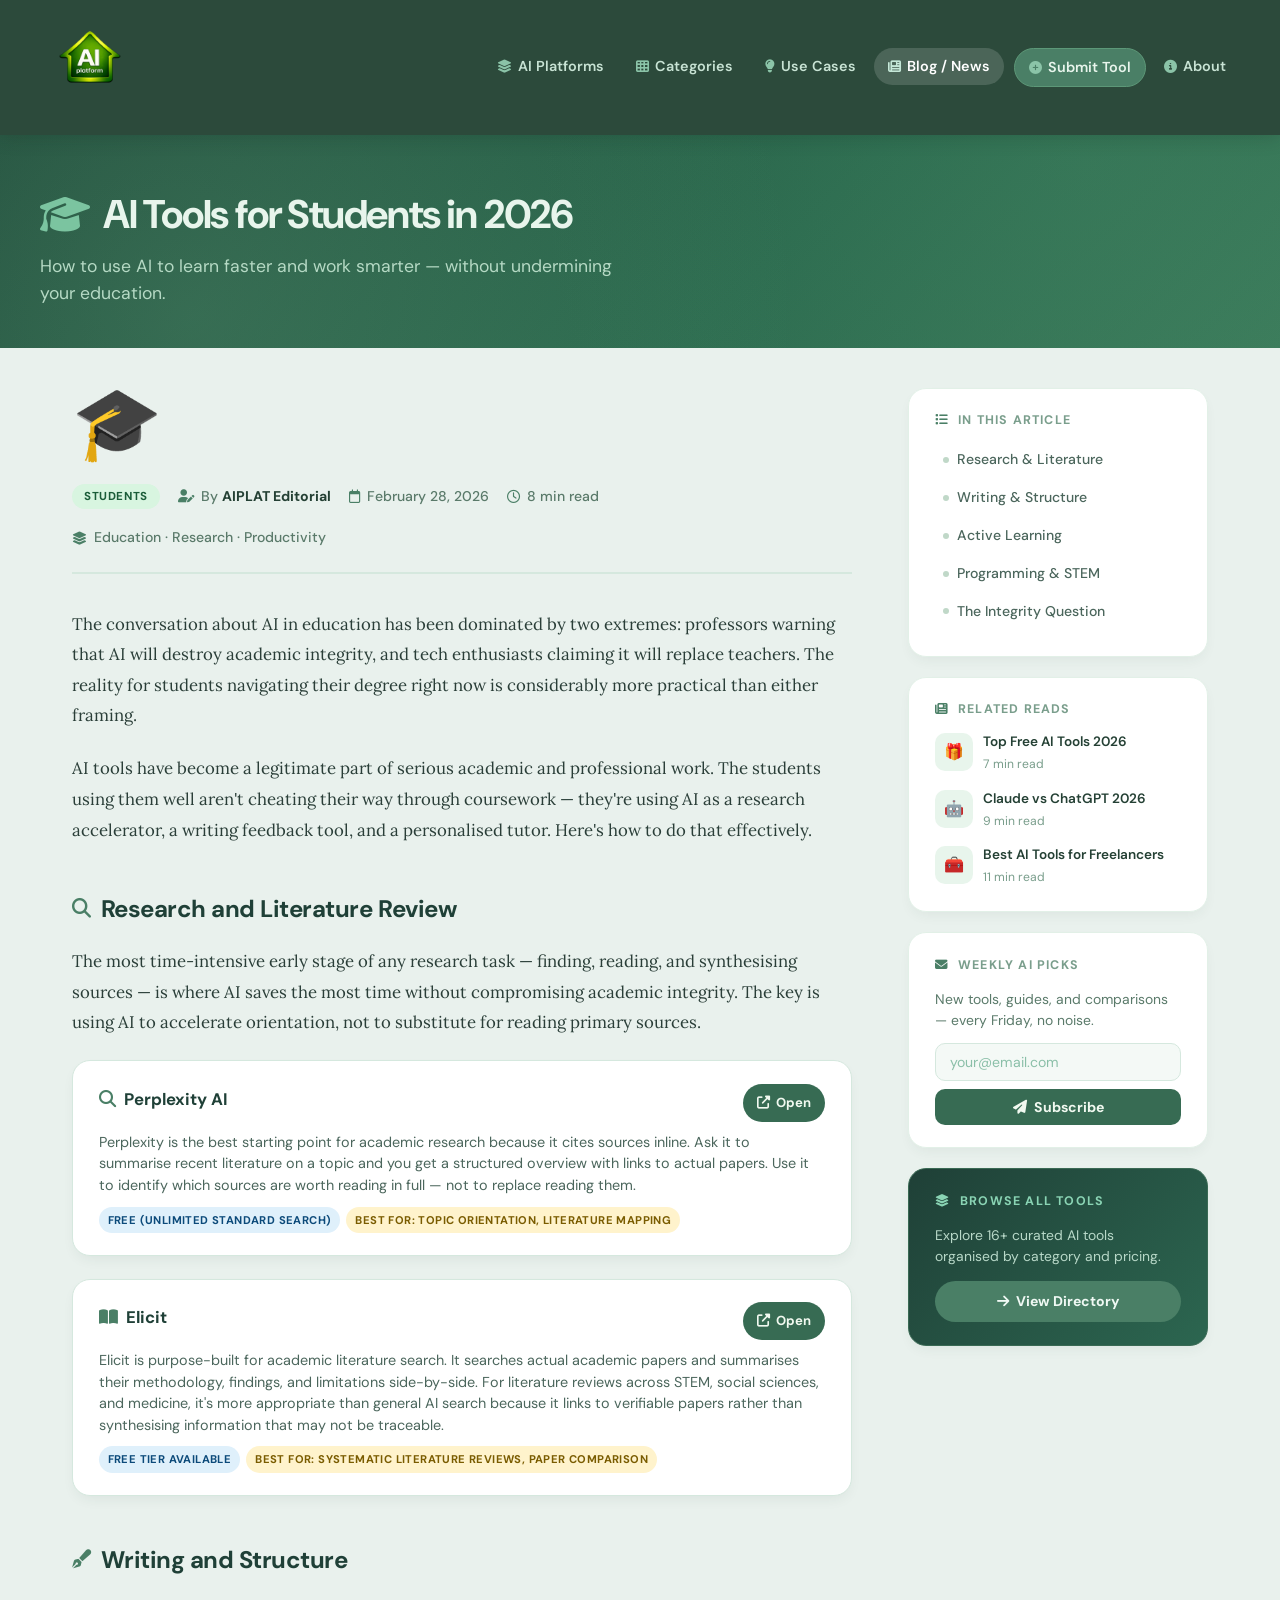
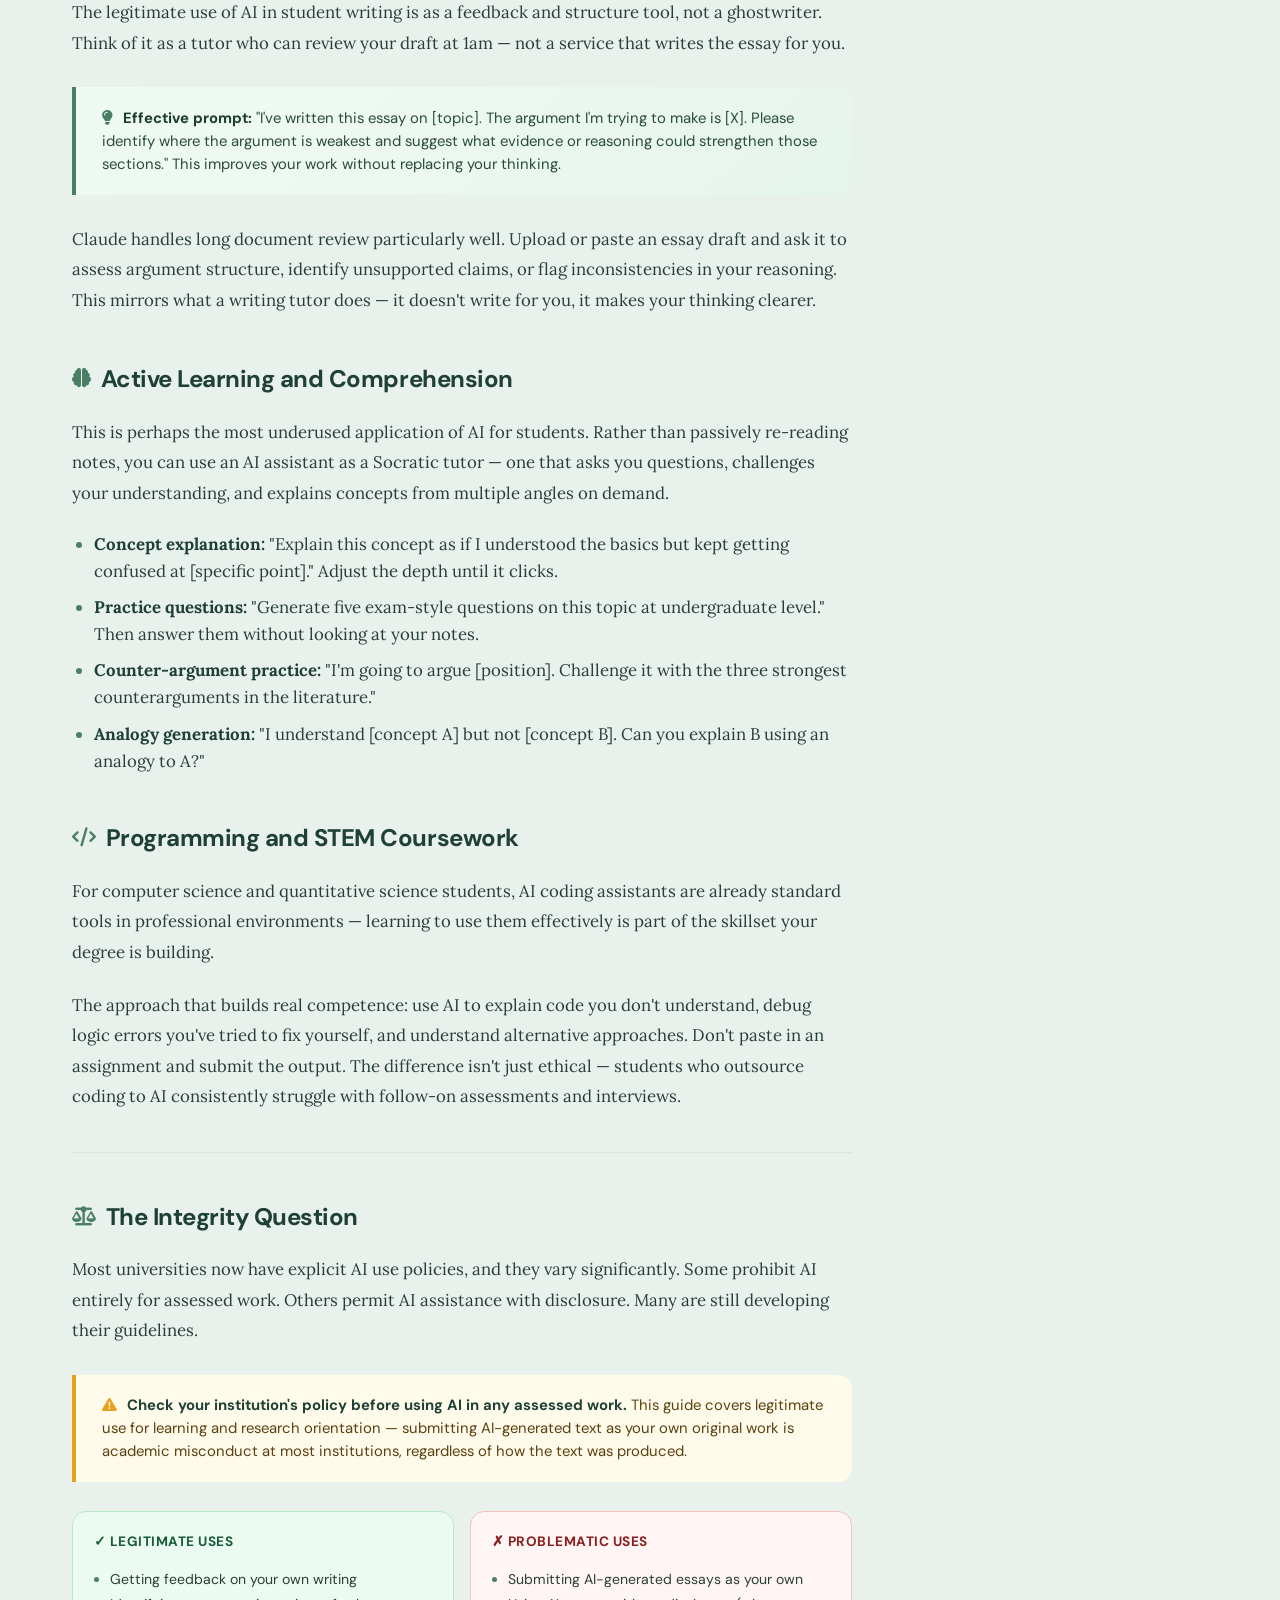
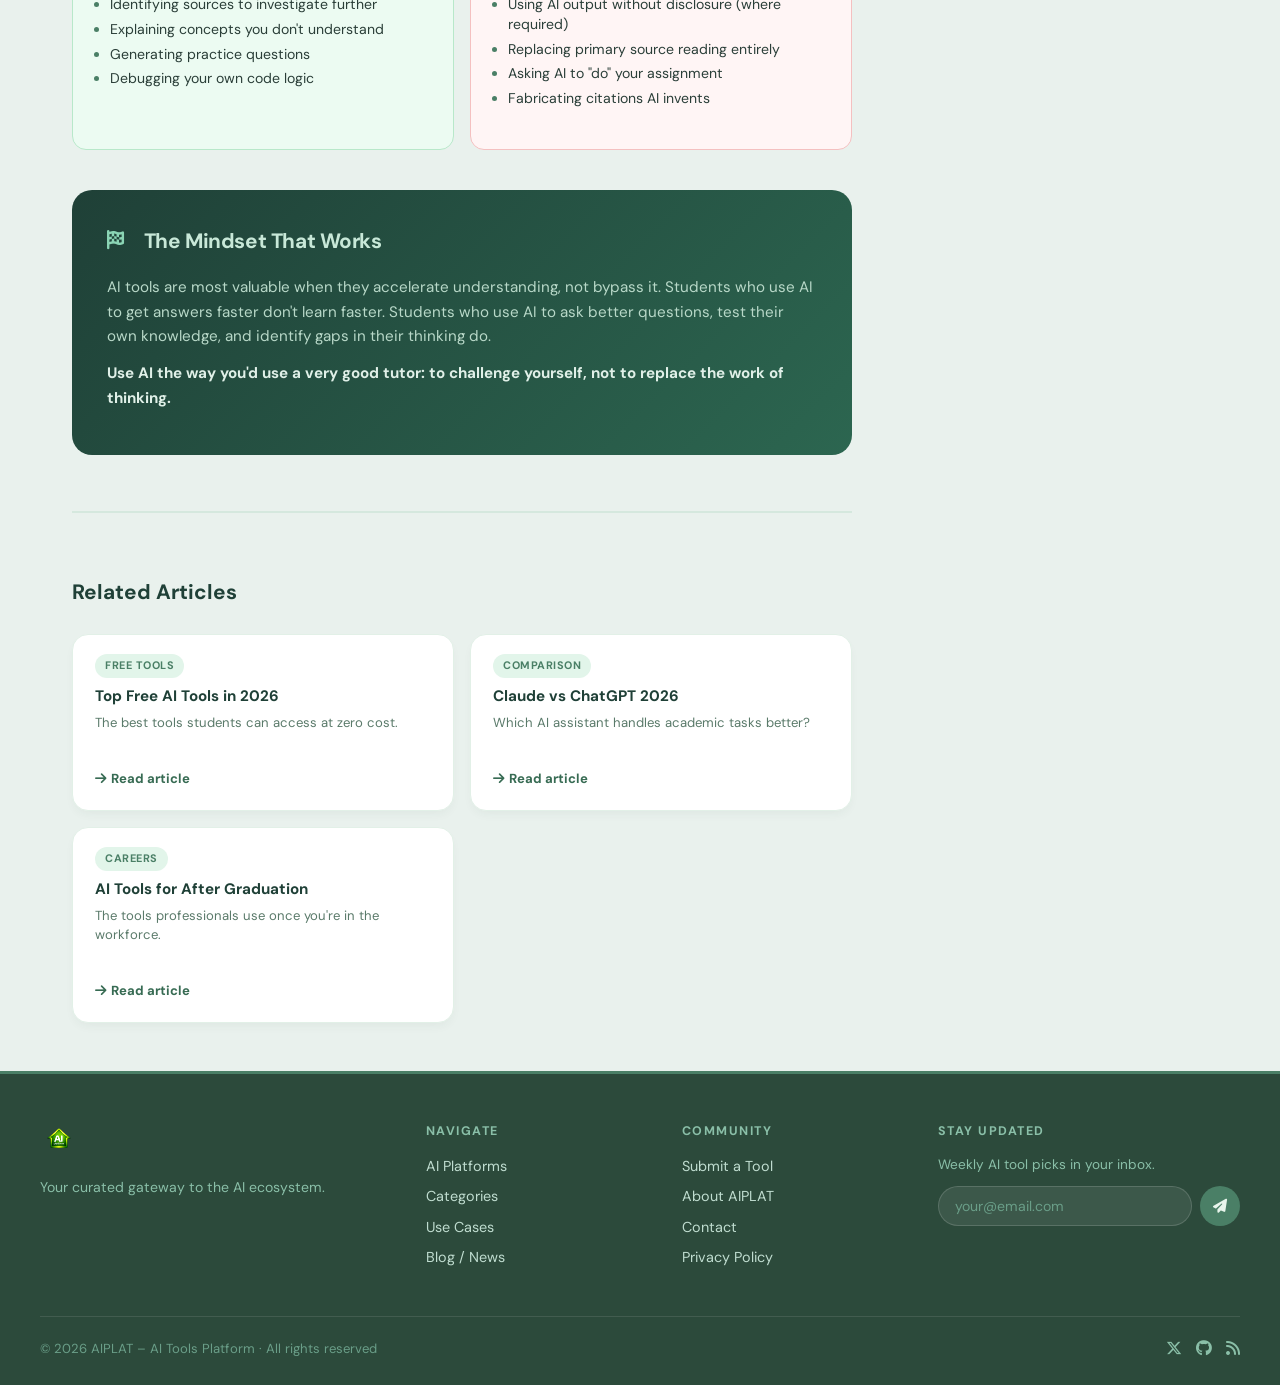
<file: blog/ai-for-students-guide.html>
<!DOCTYPE html>
<html lang="en">
<head>
  <meta charset="UTF-8"/>
  <meta name="viewport" content="width=device-width, initial-scale=1.0"/>
  <title>AI Tools for Students in 2026 — Study Smarter, Not Harder | AIPLAT</title>
  <meta name="description" content="A practical guide for students on using AI tools in 2026 — for research, writing, revision, and learning, without crossing the line into academic dishonesty.">
  <meta name="keywords" content="AI for students 2026, AI study tools, ChatGPT for studying, AI research tools students, best AI for university">
  <meta property="og:title" content="AI Tools for Students in 2026 | AIPLAT">
  <meta property="og:type" content="article">
  <link rel="icon" type="image/png" href="../icon.png">
  <link rel="stylesheet" href="https://cdnjs.cloudflare.com/ajax/libs/font-awesome/6.5.0/css/all.min.css">
  <link rel="preconnect" href="https://fonts.googleapis.com">
  <link href="https://fonts.googleapis.com/css2?family=DM+Sans:ital,wght@0,300;0,400;0,500;0,600;0,700;1,400&family=Lora:ital,wght@0,400;0,600;1,400;1,600&display=swap" rel="stylesheet">
  <link rel="stylesheet" href="../shared.css">
  <style>
    .article-container { display: grid; grid-template-columns: 1fr 300px; gap: 3.5rem; align-items: flex-start; max-width: 1200px; }
    .article-hero-emoji { font-size: 4.5rem; line-height: 1; margin-bottom: 1.5rem; display: block; }
    .article-meta { display: flex; flex-wrap: wrap; align-items: center; gap: 18px; margin-bottom: 2.2rem; padding-bottom: 1.4rem; border-bottom: 2px solid #d5e8de; }
    .article-meta-item { display: flex; align-items: center; gap: 7px; font-size: 0.88rem; color: #5a7a6a; font-weight: 500; }
    .article-meta-item i { color: #4a7f66; font-size: 0.82rem; }
    .article-meta-item strong { color: #244034; }
    .article-tag { background: #d8f5e0; color: #1a5c38; font-size: 0.72rem; font-weight: 700; text-transform: uppercase; letter-spacing: .6px; padding: 4px 12px; border-radius: 30px; }
    .article-content { font-family: 'Lora', Georgia, serif; font-size: 1.05rem; line-height: 1.82; color: #2a3e38; }
    .article-content p { margin-bottom: 1.4rem; }
    .article-content h2 { font-family: 'DM Sans', sans-serif; font-size: 1.5rem; font-weight: 700; color: #1f4037; margin: 2.6rem 0 1rem; letter-spacing: -.02em; display: flex; align-items: center; gap: 10px; }
    .article-content h2 i { color: #4a7f66; font-size: 1.2rem; flex-shrink: 0; }
    .article-content h3 { font-family: 'DM Sans', sans-serif; font-size: 1.15rem; font-weight: 700; color: #244034; margin: 1.8rem 0 0.7rem; }
    .article-content strong { color: #1f4037; font-weight: 700; }
    .article-content em { font-style: italic; color: #4a6a60; }
    .article-content ul { margin: 1rem 0 1.4rem 1.4rem; }
    .article-content li { margin-bottom: 0.6rem; line-height: 1.6; }
    .article-content ul li::marker { color: #4a7f66; }
    .callout { background: linear-gradient(135deg, #f0faf4, #e6f5ec); border-left: 4px solid #4a7f66; border-radius: 0 14px 14px 0; padding: 1.2rem 1.6rem; margin: 1.8rem 0; font-family: 'DM Sans', sans-serif; font-size: 0.93rem; color: #2a4b3a; line-height: 1.55; }
    .callout strong { color: #1a3e2a; } .callout i { color: #4a7f66; margin-right: 6px; }
    .warning-box { background: #fffbea; border-left: 4px solid #e8a020; border-radius: 0 14px 14px 0; padding: 1.2rem 1.6rem; margin: 1.8rem 0; font-family: 'DM Sans', sans-serif; font-size: 0.93rem; color: #5a4010; line-height: 1.55; }
    .warning-box i { color: #e8a020; margin-right: 6px; }
    .tool-spotlight { background: #fff; border: 1.5px solid #d5e8de; border-radius: 18px; padding: 1.4rem 1.6rem; margin: 1.4rem 0; box-shadow: 0 6px 14px -4px rgba(40,65,55,.08); font-family: 'DM Sans', sans-serif; }
    .tool-spotlight-top { display: flex; justify-content: space-between; align-items: flex-start; margin-bottom: 10px; gap: 12px; }
    .tool-spotlight h4 { font-size: 1.05rem; font-weight: 700; color: #1f4037; display: flex; align-items: center; gap: 8px; }
    .tool-spotlight h4 i { color: #4a7f66; }
    .tool-spotlight p { font-size: 0.9rem; color: #4b665c; line-height: 1.5; margin-bottom: 10px; font-family: 'DM Sans', sans-serif; }
    .tool-spotlight-badges { display: flex; gap: 6px; flex-wrap: wrap; }
    .ts-badge { font-size: 0.7rem; font-weight: 700; text-transform: uppercase; letter-spacing: .4px; padding: 3px 9px; border-radius: 20px; }
    .ts-free { background: #dff0fb; color: #0c4a7a; } .ts-paid { background: #ece8fd; color: #3a1f7a; } .ts-best { background: #fff3cc; color: #7a5c00; }
    .ts-open-link { display: inline-flex; align-items: center; gap: 6px; background: #376b53; color: #f1f9f0; font-size: 0.82rem; font-weight: 700; padding: 7px 14px; border-radius: 30px; text-decoration: none; transition: .18s; white-space: nowrap; flex-shrink: 0; }
    .ts-open-link:hover { background: #1f4d3b; }
    .do-dont { display: grid; grid-template-columns: 1fr 1fr; gap: 16px; margin: 1.6rem 0; font-family: 'DM Sans', sans-serif; }
    .do-box { background: #ecfbf2; border: 1.5px solid #b8e8ca; border-radius: 14px; padding: 1.1rem 1.3rem; }
    .dont-box { background: #fff5f5; border: 1.5px solid #f4c0c0; border-radius: 14px; padding: 1.1rem 1.3rem; }
    .do-box h5 { color: #1a5c38; font-size: 0.85rem; font-weight: 700; margin-bottom: 10px; text-transform: uppercase; letter-spacing: .5px; }
    .dont-box h5 { color: #8a2020; font-size: 0.85rem; font-weight: 700; margin-bottom: 10px; text-transform: uppercase; letter-spacing: .5px; }
    .do-box ul, .dont-box ul { margin-left: 1rem; }
    .do-box li, .dont-box li { font-size: 0.88rem; margin-bottom: 5px; line-height: 1.4; color: #2a3e38; }
    .do-box li::marker { color: #2a8a54; } .dont-box li::marker { color: #c43030; }
    .article-divider { border: none; border-top: 1.5px solid #d5e8de; margin: 2.5rem 0; }
    .conclusion-box { background: linear-gradient(135deg, #1f4037, #2c6650); border-radius: 20px; padding: 2rem 2.2rem; color: #e0f0e8; font-family: 'DM Sans', sans-serif; margin-top: 2.5rem; }
    .conclusion-box h2 { color: #c8e8d8 !important; font-size: 1.3rem !important; margin-top: 0 !important; }
    .conclusion-box p { font-family: 'DM Sans', sans-serif; color: #b8d8c8; font-size: 0.95rem; line-height: 1.6; margin-bottom: .8rem; }
    .conclusion-box strong { color: #e0f0e8; }
    .article-sidebar { position: sticky; top: 80px; }
    .sidebar-card { background: #fff; border: 1.5px solid #e2f0e7; border-radius: 18px; padding: 1.4rem 1.6rem; margin-bottom: 20px; box-shadow: 0 6px 14px -4px rgba(40,65,55,.07); }
    .sidebar-card h4 { font-family: 'DM Sans', sans-serif; font-size: 0.78rem; font-weight: 700; text-transform: uppercase; letter-spacing: 1.2px; color: #7a9e8c; margin-bottom: 14px; }
    .toc-list { list-style: none; margin: 0; padding: 0; } .toc-list li { margin-bottom: 6px; }
    .toc-list a { font-family: 'DM Sans', sans-serif; font-size: 0.88rem; color: #4b665c; text-decoration: none; display: flex; align-items: center; gap: 8px; padding: 5px 8px; border-radius: 8px; transition: .15s; font-weight: 500; }
    .toc-list a:before { content: ''; width: 6px; height: 6px; border-radius: 50%; background: #c0d8c8; flex-shrink: 0; transition: .15s; }
    .toc-list a:hover { background: #eef8f2; color: #1f4037; } .toc-list a:hover:before { background: #4a7f66; }
    .related-item { display: flex; gap: 10px; margin-bottom: 14px; text-decoration: none; align-items: flex-start; }
    .related-item:last-child { margin-bottom: 0; }
    .related-item-icon { width: 38px; height: 38px; border-radius: 10px; background: #e8f5ec; display: flex; align-items: center; justify-content: center; font-size: 1rem; flex-shrink: 0; }
    .related-item h5 { font-family: 'DM Sans', sans-serif; font-size: 0.85rem; font-weight: 600; color: #244034; line-height: 1.3; transition: .15s; }
    .related-item:hover h5 { color: #376b53; }
    .related-item span { font-family: 'DM Sans', sans-serif; font-size: 0.76rem; color: #7a9e8c; }
    .sidebar-newsletter p { font-family: 'DM Sans', sans-serif; font-size: 0.87rem; color: #5a7a6a; margin-bottom: 12px; line-height: 1.5; }
    .sidebar-email-wrap { display: flex; flex-direction: column; gap: 8px; }
    .sidebar-email-input { background: #f4f9f6; border: 1.5px solid #d5e8de; border-radius: 10px; padding: 9px 14px; font-family: 'DM Sans', sans-serif; font-size: 0.88rem; color: #1e2e2b; outline: none; }
    .sidebar-email-input::placeholder { color: #8abfa8; }
    .sidebar-sub-btn { background: #376b53; color: #f1f9f0; border: none; border-radius: 10px; padding: 9px 14px; font-family: 'DM Sans', sans-serif; font-size: 0.88rem; font-weight: 700; cursor: pointer; transition: .18s; display: flex; align-items: center; justify-content: center; gap: 7px; }
    .sidebar-sub-btn:hover { background: #1f4d3b; }
    .related-bottom { margin-top: 3.5rem; padding-top: 2rem; border-top: 2px solid #d5e8de; }
    .related-bottom h3 { font-family: 'DM Sans', sans-serif; font-size: 1.3rem; font-weight: 700; color: #1f4037; margin-bottom: 1.4rem; }
    .related-grid { display: grid; grid-template-columns: repeat(auto-fill, minmax(260px, 1fr)); gap: 16px; }
    .related-card { background: #fff; border: 1.5px solid #e2f0e7; border-radius: 16px; padding: 1.2rem 1.4rem; text-decoration: none; transition: all .22s ease; display: flex; flex-direction: column; gap: 8px; box-shadow: 0 5px 12px -4px rgba(40,65,55,.07); }
    .related-card:hover { transform: translateY(-4px); border-color: #8ac4a8; box-shadow: 0 14px 22px -8px rgba(30,65,50,.13); }
    .related-card-tag { font-family: 'DM Sans', sans-serif; font-size: 0.68rem; font-weight: 700; text-transform: uppercase; letter-spacing: .5px; color: #4a7f66; background: #e2f5ea; padding: 2px 10px; border-radius: 20px; align-self: flex-start; }
    .related-card h4 { font-family: 'DM Sans', sans-serif; font-size: 0.95rem; font-weight: 700; color: #1f4037; line-height: 1.35; }
    .related-card p { font-family: 'DM Sans', sans-serif; font-size: 0.82rem; color: #5a7a6a; line-height: 1.4; }
    .related-card .read-link { font-family: 'DM Sans', sans-serif; font-size: 0.82rem; font-weight: 700; color: #376b53; display: flex; align-items: center; gap: 5px; margin-top: 4px; }
    @media (max-width: 960px) { .article-container { grid-template-columns: 1fr; gap: 2rem; } .article-sidebar { position: static; } .do-dont { grid-template-columns: 1fr; } }
  </style>
</head>
<body>
<nav class="navbar">
  <div class="logo-area"><div class="logo-image"><img src="../logo.png" alt="AIPLAT" onerror="this.style.display='none';this.nextElementSibling.style.display='block';"><div class="logo" style="display:none;">AIPLAT <span>blog</span></div></div></div>
  <button class="nav-hamburger" id="navToggle" aria-label="Toggle navigation"><i class="fas fa-bars"></i></button>
  <ul class="nav-links" id="navLinks">
    <li><a href="../index.html" class="nav-item"><i class="fas fa-layer-group"></i> AI Platforms</a></li>
    <li><a href="../categories.html" class="nav-item"><i class="fas fa-th"></i> Categories</a></li>
    <li><a href="../use-cases.html" class="nav-item"><i class="fas fa-lightbulb"></i> Use Cases</a></li>
    <li><a href="../blog.html" class="nav-item active"><i class="fas fa-newspaper"></i> Blog / News</a></li>
    <li><a href="../submit.html" class="nav-item submit-link"><i class="fas fa-plus-circle"></i> Submit Tool</a></li>
    <li><a href="../about.html" class="nav-item"><i class="fas fa-info-circle"></i> About</a></li>
  </ul>
</nav>

<section class="page-banner">
  <div class="page-banner-inner">
    <h1><i class="fas fa-graduation-cap"></i> AI Tools for Students in 2026</h1>
    <p>How to use AI to learn faster and work smarter — without undermining your education.</p>
  </div>
</section>

<div class="inner-body article-container">
  <article class="article-main">
    <span class="article-hero-emoji">🎓</span>
    <div class="article-meta">
      <span class="article-tag">Students</span>
      <div class="article-meta-item"><i class="fas fa-user-pen"></i><span>By <strong>AIPLAT Editorial</strong></span></div>
      <div class="article-meta-item"><i class="far fa-calendar"></i><span>February 28, 2026</span></div>
      <div class="article-meta-item"><i class="far fa-clock"></i><span>8 min read</span></div>
      <div class="article-meta-item"><i class="fas fa-layer-group"></i><span>Education · Research · Productivity</span></div>
    </div>

    <div class="article-content">
      <p>The conversation about AI in education has been dominated by two extremes: professors warning that AI will destroy academic integrity, and tech enthusiasts claiming it will replace teachers. The reality for students navigating their degree right now is considerably more practical than either framing.</p>

      <p>AI tools have become a legitimate part of serious academic and professional work. The students using them well aren't cheating their way through coursework — they're using AI as a research accelerator, a writing feedback tool, and a personalised tutor. Here's how to do that effectively.</p>

      <h2 id="research"><i class="fas fa-search"></i> Research and Literature Review</h2>

      <p>The most time-intensive early stage of any research task — finding, reading, and synthesising sources — is where AI saves the most time without compromising academic integrity. The key is using AI to accelerate orientation, not to substitute for reading primary sources.</p>

      <div class="tool-spotlight">
        <div class="tool-spotlight-top">
          <h4><i class="fas fa-search"></i> Perplexity AI</h4>
          <a href="https://perplexity.ai" target="_blank" class="ts-open-link"><i class="fas fa-external-link-alt"></i> Open</a>
        </div>
        <p>Perplexity is the best starting point for academic research because it cites sources inline. Ask it to summarise recent literature on a topic and you get a structured overview with links to actual papers. Use it to identify which sources are worth reading in full — not to replace reading them.</p>
        <div class="tool-spotlight-badges">
          <span class="ts-badge ts-free">Free (unlimited standard search)</span>
          <span class="ts-badge ts-best">Best for: topic orientation, literature mapping</span>
        </div>
      </div>

      <div class="tool-spotlight">
        <div class="tool-spotlight-top">
          <h4><i class="fas fa-book-open"></i> Elicit</h4>
          <a href="https://elicit.com" target="_blank" class="ts-open-link"><i class="fas fa-external-link-alt"></i> Open</a>
        </div>
        <p>Elicit is purpose-built for academic literature search. It searches actual academic papers and summarises their methodology, findings, and limitations side-by-side. For literature reviews across STEM, social sciences, and medicine, it's more appropriate than general AI search because it links to verifiable papers rather than synthesising information that may not be traceable.</p>
        <div class="tool-spotlight-badges">
          <span class="ts-badge ts-free">Free tier available</span>
          <span class="ts-badge ts-best">Best for: systematic literature reviews, paper comparison</span>
        </div>
      </div>

      <h2 id="writing"><i class="fas fa-pen-fancy"></i> Writing and Structure</h2>

      <p>The legitimate use of AI in student writing is as a feedback and structure tool, not a ghostwriter. Think of it as a tutor who can review your draft at 1am — not a service that writes the essay for you.</p>

      <div class="callout">
        <i class="fas fa-lightbulb"></i>
        <strong>Effective prompt:</strong> "I've written this essay on [topic]. The argument I'm trying to make is [X]. Please identify where the argument is weakest and suggest what evidence or reasoning could strengthen those sections." This improves your work without replacing your thinking.
      </div>

      <p>Claude handles long document review particularly well. Upload or paste an essay draft and ask it to assess argument structure, identify unsupported claims, or flag inconsistencies in your reasoning. This mirrors what a writing tutor does — it doesn't write for you, it makes your thinking clearer.</p>

      <h2 id="learning"><i class="fas fa-brain"></i> Active Learning and Comprehension</h2>

      <p>This is perhaps the most underused application of AI for students. Rather than passively re-reading notes, you can use an AI assistant as a Socratic tutor — one that asks you questions, challenges your understanding, and explains concepts from multiple angles on demand.</p>

      <ul>
        <li><strong>Concept explanation:</strong> "Explain this concept as if I understood the basics but kept getting confused at [specific point]." Adjust the depth until it clicks.</li>
        <li><strong>Practice questions:</strong> "Generate five exam-style questions on this topic at undergraduate level." Then answer them without looking at your notes.</li>
        <li><strong>Counter-argument practice:</strong> "I'm going to argue [position]. Challenge it with the three strongest counterarguments in the literature."</li>
        <li><strong>Analogy generation:</strong> "I understand [concept A] but not [concept B]. Can you explain B using an analogy to A?"</li>
      </ul>

      <h2 id="coding"><i class="fas fa-code"></i> Programming and STEM Coursework</h2>

      <p>For computer science and quantitative science students, AI coding assistants are already standard tools in professional environments — learning to use them effectively is part of the skillset your degree is building.</p>

      <p>The approach that builds real competence: use AI to explain code you don't understand, debug logic errors you've tried to fix yourself, and understand alternative approaches. Don't paste in an assignment and submit the output. The difference isn't just ethical — students who outsource coding to AI consistently struggle with follow-on assessments and interviews.</p>

      <hr class="article-divider">

      <h2 id="ethics"><i class="fas fa-balance-scale"></i> The Integrity Question</h2>

      <p>Most universities now have explicit AI use policies, and they vary significantly. Some prohibit AI entirely for assessed work. Others permit AI assistance with disclosure. Many are still developing their guidelines.</p>

      <div class="warning-box">
        <i class="fas fa-exclamation-triangle"></i>
        <strong>Check your institution's policy before using AI in any assessed work.</strong> This guide covers legitimate use for learning and research orientation — submitting AI-generated text as your own original work is academic misconduct at most institutions, regardless of how the text was produced.
      </div>

      <div class="do-dont">
        <div class="do-box">
          <h5>✓ Legitimate uses</h5>
          <ul>
            <li>Getting feedback on your own writing</li>
            <li>Identifying sources to investigate further</li>
            <li>Explaining concepts you don't understand</li>
            <li>Generating practice questions</li>
            <li>Debugging your own code logic</li>
          </ul>
        </div>
        <div class="dont-box">
          <h5>✗ Problematic uses</h5>
          <ul>
            <li>Submitting AI-generated essays as your own</li>
            <li>Using AI output without disclosure (where required)</li>
            <li>Replacing primary source reading entirely</li>
            <li>Asking AI to "do" your assignment</li>
            <li>Fabricating citations AI invents</li>
          </ul>
        </div>
      </div>

      <div class="conclusion-box">
        <h2><i class="fas fa-flag-checkered" style="color:#8ad4b4;margin-right:10px;"></i> The Mindset That Works</h2>
        <p>AI tools are most valuable when they accelerate understanding, not bypass it. Students who use AI to get answers faster don't learn faster. Students who use AI to ask better questions, test their own knowledge, and identify gaps in their thinking do.</p>
        <p><strong>Use AI the way you'd use a very good tutor: to challenge yourself, not to replace the work of thinking.</strong></p>
      </div>

      <div class="related-bottom">
        <h3>Related Articles</h3>
        <div class="related-grid">
          <a href="top-free-ai-tools-2026.html" class="related-card"><span class="related-card-tag">Free Tools</span><h4>Top Free AI Tools in 2026</h4><p>The best tools students can access at zero cost.</p><span class="read-link"><i class="fas fa-arrow-right"></i> Read article</span></a>
          <a href="claude-vs-chatgpt-guide.html" class="related-card"><span class="related-card-tag">Comparison</span><h4>Claude vs ChatGPT 2026</h4><p>Which AI assistant handles academic tasks better?</p><span class="read-link"><i class="fas fa-arrow-right"></i> Read article</span></a>
          <a href="best-ai-tools-freelancers-2026.html" class="related-card"><span class="related-card-tag">Careers</span><h4>AI Tools for After Graduation</h4><p>The tools professionals use once you're in the workforce.</p><span class="read-link"><i class="fas fa-arrow-right"></i> Read article</span></a>
        </div>
      </div>
    </div>
  </article>

  <aside class="article-sidebar">
    <div class="sidebar-card">
      <h4><i class="fas fa-list" style="margin-right:6px;color:#4a7f66;"></i> In this article</h4>
      <ul class="toc-list">
        <li><a href="#research">Research & Literature</a></li>
        <li><a href="#writing">Writing & Structure</a></li>
        <li><a href="#learning">Active Learning</a></li>
        <li><a href="#coding">Programming & STEM</a></li>
        <li><a href="#ethics">The Integrity Question</a></li>
      </ul>
    </div>
    <div class="sidebar-card">
      <h4><i class="fas fa-newspaper" style="margin-right:6px;color:#4a7f66;"></i> Related reads</h4>
      <a href="top-free-ai-tools-2026.html" class="related-item"><div class="related-item-icon">🎁</div><div><h5>Top Free AI Tools 2026</h5><span>7 min read</span></div></a>
      <a href="claude-vs-chatgpt-guide.html" class="related-item"><div class="related-item-icon">🤖</div><div><h5>Claude vs ChatGPT 2026</h5><span>9 min read</span></div></a>
      <a href="best-ai-tools-freelancers-2026.html" class="related-item"><div class="related-item-icon">🧰</div><div><h5>Best AI Tools for Freelancers</h5><span>11 min read</span></div></a>
    </div>
    <div class="sidebar-card sidebar-newsletter">
      <h4><i class="fas fa-envelope" style="margin-right:6px;color:#4a7f66;"></i> Weekly AI picks</h4>
      <p>New tools, guides, and comparisons — every Friday, no noise.</p>
      <div class="sidebar-email-wrap">
        <input type="email" class="sidebar-email-input" placeholder="your@email.com" aria-label="Email">
        <button class="sidebar-sub-btn"><i class="fas fa-paper-plane"></i> Subscribe</button>
      </div>
    </div>
    <div class="sidebar-card" style="background: linear-gradient(135deg,#1f4037,#2c6650);border-color:#3a6a54;">
      <h4 style="color:#8ad4b4;"><i class="fas fa-layer-group" style="margin-right:6px;"></i> Browse all tools</h4>
      <p style="font-family:'DM Sans',sans-serif;font-size:.87rem;color:#b8d8c8;margin-bottom:14px;line-height:1.5;">Explore 16+ curated AI tools organised by category and pricing.</p>
      <a href="../index.html" style="display:flex;align-items:center;justify-content:center;gap:7px;background:#4a7f66;color:#f0f9f4;text-decoration:none;font-family:'DM Sans',sans-serif;font-size:.88rem;font-weight:700;padding:10px 14px;border-radius:30px;transition:.18s;" onmouseover="this.style.background='#376b53'" onmouseout="this.style.background='#4a7f66'"><i class="fas fa-arrow-right"></i> View Directory</a>
    </div>
  </aside>
</div>

<footer class="footer">
  <div class="footer-inner">
    <div class="footer-brand"><img src="../logo.png" alt="AIPLAT" class="footer-logo" onerror="this.style.display='none';this.nextElementSibling.style.display='inline';"><span class="footer-logo-text" style="display:none;">AIPLAT</span><p class="footer-tagline">Your curated gateway to the AI ecosystem.</p></div>
    <div class="footer-links-group"><h4>Navigate</h4><a href="../index.html">AI Platforms</a><a href="../categories.html">Categories</a><a href="../use-cases.html">Use Cases</a><a href="../blog.html">Blog / News</a></div>
    <div class="footer-links-group"><h4>Community</h4><a href="../submit.html">Submit a Tool</a><a href="../about.html">About AIPLAT</a><a href="../contact.html">Contact</a><a href="../privacy.html">Privacy Policy</a></div>
    <div class="footer-links-group"><h4>Stay updated</h4><p class="footer-small">Weekly AI tool picks in your inbox.</p><div class="footer-subscribe"><input type="email" placeholder="your@email.com" class="footer-email-input" aria-label="Email"><button class="footer-sub-btn"><i class="fas fa-paper-plane"></i></button></div></div>
  </div>
  <div class="footer-bottom"><span>© 2026 AIPLAT – AI Tools Platform · All rights reserved</span><span class="footer-socials"><a href="#" aria-label="Twitter"><i class="fab fa-x-twitter"></i></a><a href="#" aria-label="GitHub"><i class="fab fa-github"></i></a><a href="#" aria-label="RSS"><i class="fas fa-rss"></i></a></span></div>
</footer>
<script>
  const toggle = document.getElementById('navToggle'); const links = document.getElementById('navLinks');
  toggle.addEventListener('click', () => { links.classList.toggle('open'); toggle.querySelector('i').className = links.classList.contains('open') ? 'fas fa-times' : 'fas fa-bars'; });
  document.querySelectorAll('.toc-list a').forEach(link => { link.addEventListener('click', e => { const target = document.querySelector(link.getAttribute('href')); if (target) { e.preventDefault(); target.scrollIntoView({ behavior: 'smooth', block: 'start' }); } }); });
</script>
</body>
</html>
</file>
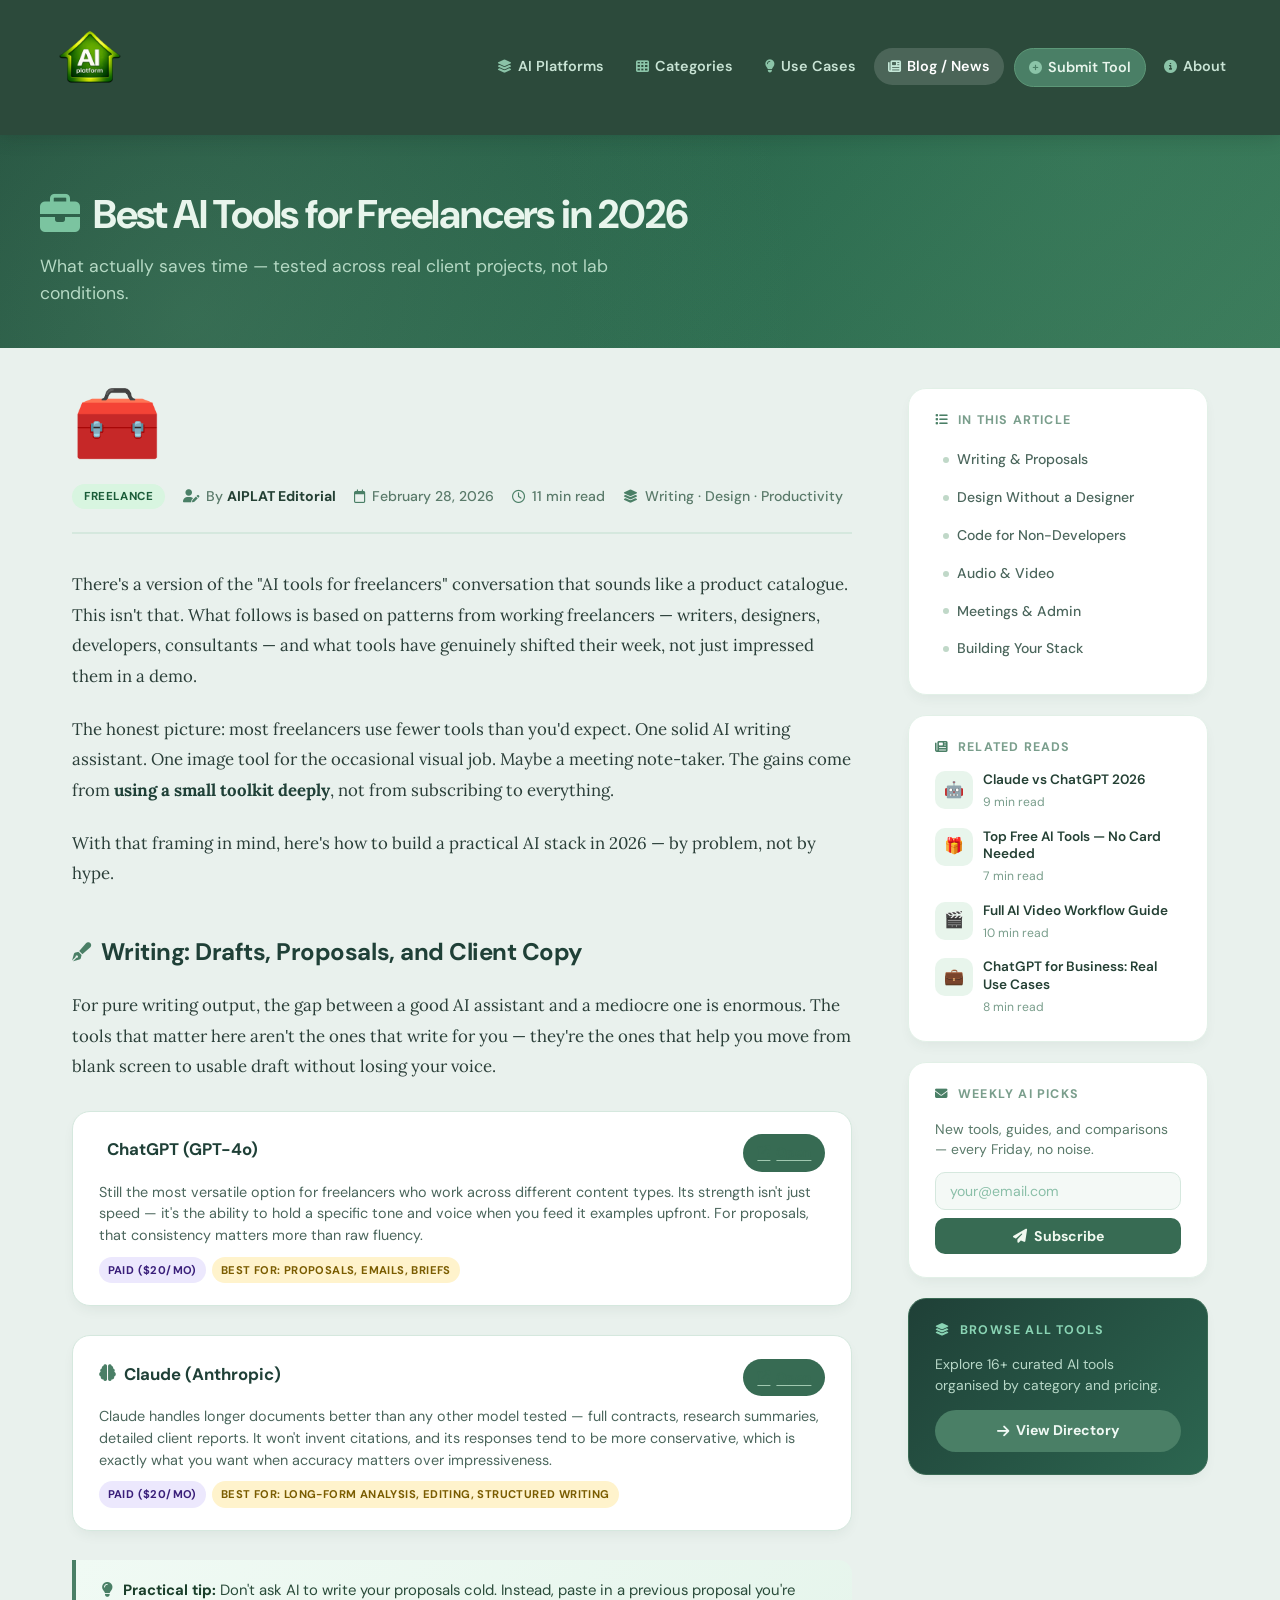
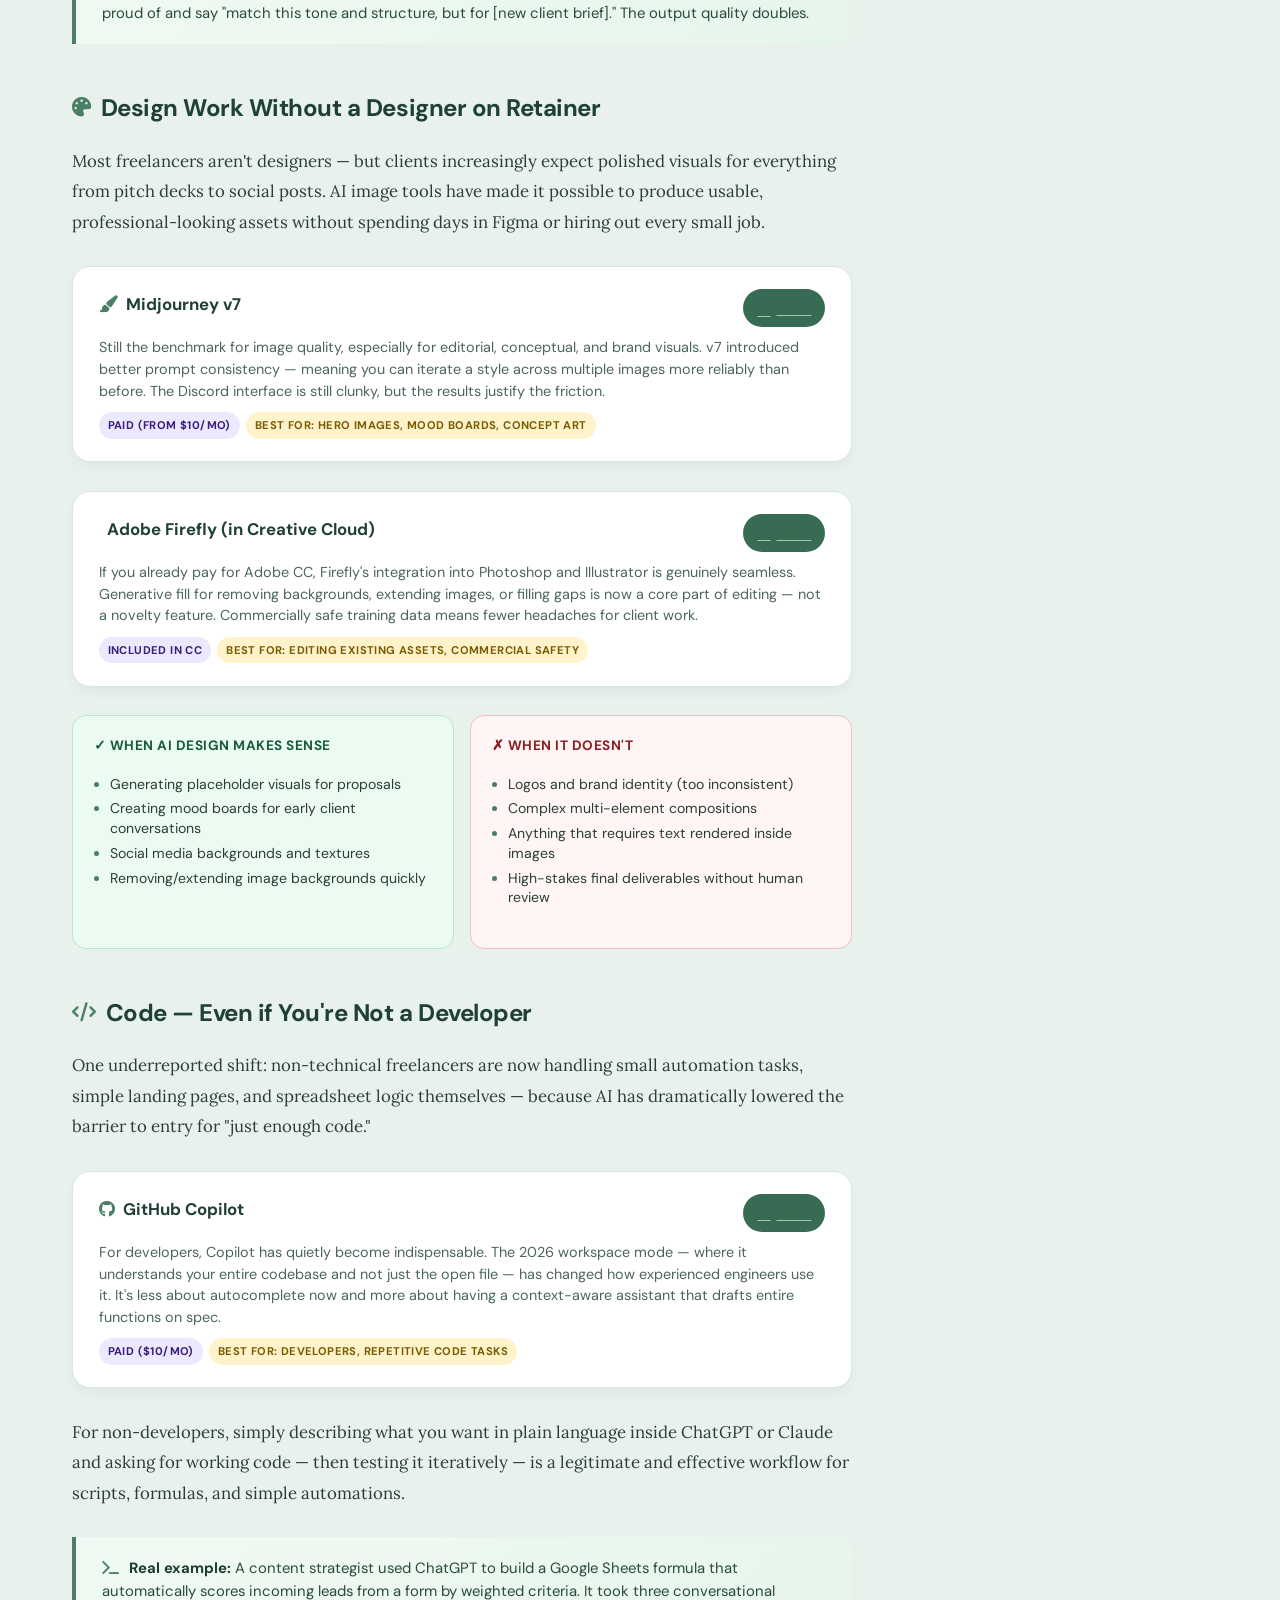
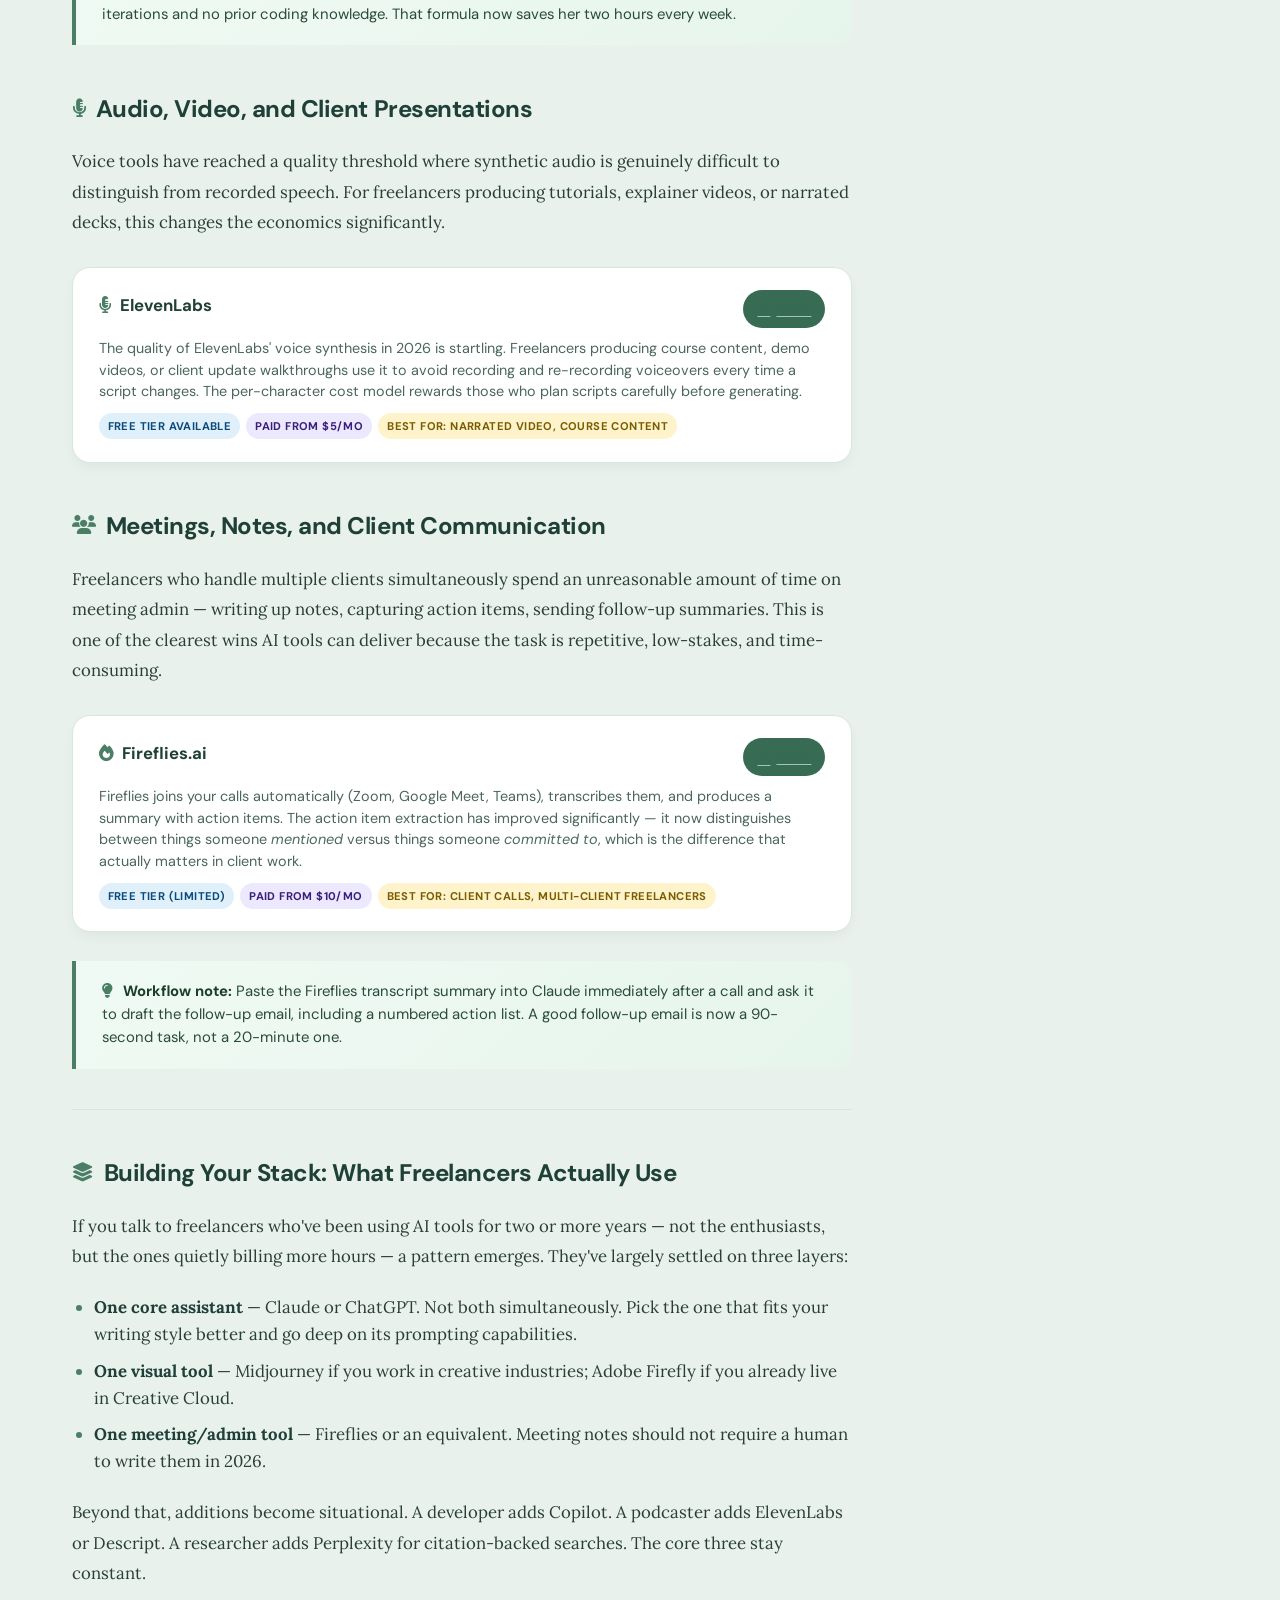
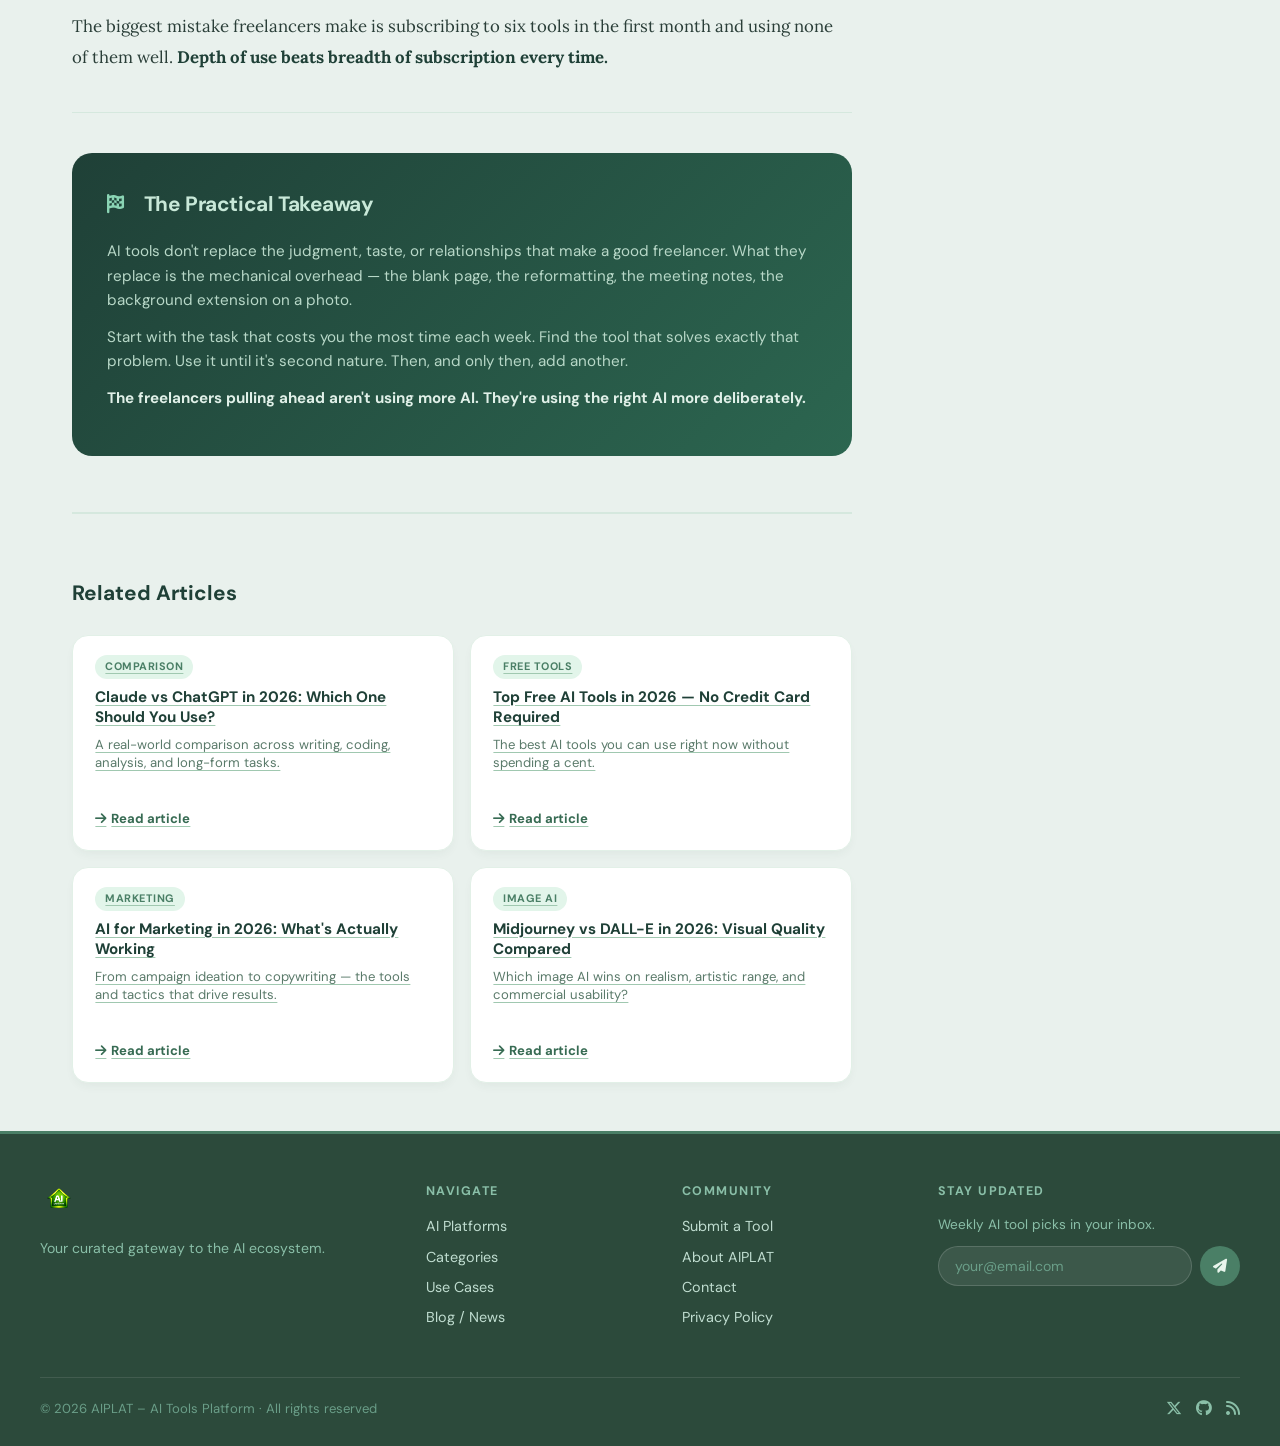
<file: blog/best-ai-tools-freelancers-2026.html>
<!DOCTYPE html>
<html lang="en">
<head>
  <meta charset="UTF-8"/>
  <meta name="viewport" content="width=device-width, initial-scale=1.0"/>
  <title>Best AI Tools for Freelancers in 2026 — What Actually Saves Time | AIPLAT</title>
  <meta name="description" content="A practical, tested guide to the AI tools freelancers are actually using in 2026 — for writing, design, client communication, invoicing, and more. No fluff.">
  <meta name="keywords" content="best AI tools freelancers 2026, AI for freelance work, ChatGPT freelancer, AI writing tools, AI design tools freelance">
  <meta property="og:title" content="Best AI Tools for Freelancers in 2026 | AIPLAT">
  <meta property="og:description" content="A practical guide to the AI tools freelancers are using to cut hours from their workflow — tested and curated.">
  <meta property="og:type" content="article">
  <link rel="icon" type="image/png" href="../icon.png">
  <link rel="stylesheet" href="https://cdnjs.cloudflare.com/ajax/libs/font-awesome/6.5.0/css/all.min.css">
  <link rel="preconnect" href="https://fonts.googleapis.com">
  <link href="https://fonts.googleapis.com/css2?family=DM+Sans:ital,wght@0,300;0,400;0,500;0,600;0,700;1,400&family=Lora:ital,wght@0,400;0,600;1,400;1,600&display=swap" rel="stylesheet">
  <link rel="stylesheet" href="../shared.css">

  <style>
    /* ── ARTICLE PAGE ── */
    .article-container {
      display: grid;
      grid-template-columns: 1fr 300px;
      gap: 3.5rem;
      align-items: flex-start;
      max-width: 1200px;
    }

    /* ── ARTICLE MAIN ── */
    .article-main {}

    .article-hero-emoji {
      font-size: 4.5rem;
      line-height: 1;
      margin-bottom: 1.5rem;
      display: block;
    }

    .article-meta {
      display: flex;
      flex-wrap: wrap;
      align-items: center;
      gap: 18px;
      margin-bottom: 2.2rem;
      padding-bottom: 1.4rem;
      border-bottom: 2px solid #d5e8de;
    }
    .article-meta-item {
      display: flex;
      align-items: center;
      gap: 7px;
      font-size: 0.88rem;
      color: #5a7a6a;
      font-weight: 500;
    }
    .article-meta-item i { color: #4a7f66; font-size: 0.82rem; }
    .article-meta-item strong { color: #244034; }
    .article-tag {
      background: #d8f5e0;
      color: #1a5c38;
      font-size: 0.72rem;
      font-weight: 700;
      text-transform: uppercase;
      letter-spacing: .6px;
      padding: 4px 12px;
      border-radius: 30px;
    }

    /* ── ARTICLE CONTENT TYPOGRAPHY ── */
    .article-content {
      font-family: 'Lora', Georgia, serif;
      font-size: 1.05rem;
      line-height: 1.82;
      color: #2a3e38;
    }
    .article-content p {
      margin-bottom: 1.4rem;
    }
    .article-content h2 {
      font-family: 'DM Sans', sans-serif;
      font-size: 1.5rem;
      font-weight: 700;
      color: #1f4037;
      margin: 2.6rem 0 1rem;
      letter-spacing: -.02em;
      display: flex;
      align-items: center;
      gap: 10px;
    }
    .article-content h2 i {
      color: #4a7f66;
      font-size: 1.2rem;
      flex-shrink: 0;
    }
    .article-content h3 {
      font-family: 'DM Sans', sans-serif;
      font-size: 1.15rem;
      font-weight: 700;
      color: #244034;
      margin: 1.8rem 0 0.7rem;
    }
    .article-content strong { color: #1f4037; font-weight: 700; }
    .article-content em { font-style: italic; color: #4a6a60; }
    .article-content a {
      color: #376b53;
      text-decoration: underline;
      text-decoration-color: #a0c8b0;
      text-underline-offset: 3px;
      transition: .15s;
    }
    .article-content a:hover { text-decoration-color: #376b53; }

    /* lists */
    .article-content ul,
    .article-content ol {
      margin: 1rem 0 1.4rem 1.4rem;
    }
    .article-content li {
      margin-bottom: 0.6rem;
      line-height: 1.6;
    }
    .article-content ul li::marker { color: #4a7f66; }

    /* callout / tip box */
    .callout {
      background: linear-gradient(135deg, #f0faf4, #e6f5ec);
      border-left: 4px solid #4a7f66;
      border-radius: 0 14px 14px 0;
      padding: 1.2rem 1.6rem;
      margin: 1.8rem 0;
      font-family: 'DM Sans', sans-serif;
      font-size: 0.93rem;
      color: #2a4b3a;
      line-height: 1.55;
    }
    .callout strong { color: #1a3e2a; }
    .callout i { color: #4a7f66; margin-right: 6px; }

    /* tool spotlight card */
    .tool-spotlight {
      background: #fff;
      border: 1.5px solid #d5e8de;
      border-radius: 18px;
      padding: 1.4rem 1.6rem;
      margin: 1.8rem 0;
      box-shadow: 0 6px 14px -4px rgba(40,65,55,.08);
      font-family: 'DM Sans', sans-serif;
    }
    .tool-spotlight-top {
      display: flex;
      justify-content: space-between;
      align-items: flex-start;
      margin-bottom: 10px;
      gap: 12px;
    }
    .tool-spotlight h4 {
      font-size: 1.05rem;
      font-weight: 700;
      color: #1f4037;
      display: flex;
      align-items: center;
      gap: 8px;
    }
    .tool-spotlight h4 i { color: #4a7f66; }
    .tool-spotlight p {
      font-size: 0.9rem;
      color: #4b665c;
      line-height: 1.5;
      margin-bottom: 10px;
      font-family: 'DM Sans', sans-serif;
    }
    .tool-spotlight-badges { display: flex; gap: 6px; flex-wrap: wrap; }
    .ts-badge {
      font-size: 0.7rem;
      font-weight: 700;
      text-transform: uppercase;
      letter-spacing: .4px;
      padding: 3px 9px;
      border-radius: 20px;
    }
    .ts-free  { background: #dff0fb; color: #0c4a7a; }
    .ts-paid  { background: #ece8fd; color: #3a1f7a; }
    .ts-open  { background: #e8f0e0; color: #2a4a16; }
    .ts-best  { background: #fff3cc; color: #7a5c00; }

    .ts-open-link {
      display: inline-flex;
      align-items: center;
      gap: 6px;
      background: #376b53;
      color: #f1f9f0;
      font-size: 0.82rem;
      font-weight: 700;
      padding: 7px 14px;
      border-radius: 30px;
      text-decoration: none;
      transition: .18s;
      white-space: nowrap;
      flex-shrink: 0;
    }
    .ts-open-link:hover { background: #1f4d3b; }

    /* pros/cons */
    .pros-cons {
      display: grid;
      grid-template-columns: 1fr 1fr;
      gap: 16px;
      margin: 1.6rem 0;
      font-family: 'DM Sans', sans-serif;
    }
    .pros-box, .cons-box {
      border-radius: 14px;
      padding: 1.1rem 1.3rem;
    }
    .pros-box { background: #ecfbf2; border: 1.5px solid #b8e8ca; }
    .cons-box { background: #fff5f5; border: 1.5px solid #f4c0c0; }
    .pros-box h5 { color: #1a5c38; font-size: 0.85rem; font-weight: 700; margin-bottom: 10px; text-transform: uppercase; letter-spacing: .5px; }
    .cons-box h5 { color: #8a2020; font-size: 0.85rem; font-weight: 700; margin-bottom: 10px; text-transform: uppercase; letter-spacing: .5px; }
    .pros-box ul, .cons-box ul { margin-left: 1rem; }
    .pros-box li, .cons-box li { font-size: 0.88rem; margin-bottom: 5px; line-height: 1.4; color: #2a3e38; }
    .pros-box li::marker { color: #2a8a54; }
    .cons-box li::marker { color: #c43030; }

    /* section divider */
    .article-divider {
      border: none;
      border-top: 1.5px solid #d5e8de;
      margin: 2.5rem 0;
    }

    /* conclusion box */
    .conclusion-box {
      background: linear-gradient(135deg, #1f4037, #2c6650);
      border-radius: 20px;
      padding: 2rem 2.2rem;
      color: #e0f0e8;
      font-family: 'DM Sans', sans-serif;
      margin-top: 2.5rem;
    }
    .conclusion-box h2 {
      color: #c8e8d8 !important;
      font-size: 1.3rem !important;
      margin-top: 0 !important;
    }
    .conclusion-box p { font-family: 'DM Sans', sans-serif; color: #b8d8c8; font-size: 0.95rem; line-height: 1.6; margin-bottom: .8rem; }
    .conclusion-box strong { color: #e0f0e8; }

    /* ── SIDEBAR ── */
    .article-sidebar { position: sticky; top: 80px; }

    .sidebar-card {
      background: #fff;
      border: 1.5px solid #e2f0e7;
      border-radius: 18px;
      padding: 1.4rem 1.6rem;
      margin-bottom: 20px;
      box-shadow: 0 6px 14px -4px rgba(40,65,55,.07);
    }
    .sidebar-card h4 {
      font-family: 'DM Sans', sans-serif;
      font-size: 0.78rem;
      font-weight: 700;
      text-transform: uppercase;
      letter-spacing: 1.2px;
      color: #7a9e8c;
      margin-bottom: 14px;
    }

    /* table of contents */
    .toc-list { list-style: none; margin: 0; padding: 0; }
    .toc-list li { margin-bottom: 6px; }
    .toc-list a {
      font-family: 'DM Sans', sans-serif;
      font-size: 0.88rem;
      color: #4b665c;
      text-decoration: none;
      display: flex;
      align-items: center;
      gap: 8px;
      padding: 5px 8px;
      border-radius: 8px;
      transition: .15s;
      font-weight: 500;
    }
    .toc-list a:before {
      content: '';
      width: 6px; height: 6px;
      border-radius: 50%;
      background: #c0d8c8;
      flex-shrink: 0;
      transition: .15s;
    }
    .toc-list a:hover { background: #eef8f2; color: #1f4037; }
    .toc-list a:hover:before { background: #4a7f66; }

    /* related posts in sidebar */
    .related-item {
      display: flex;
      gap: 10px;
      margin-bottom: 14px;
      text-decoration: none;
      align-items: flex-start;
    }
    .related-item:last-child { margin-bottom: 0; }
    .related-item-icon {
      width: 38px; height: 38px;
      border-radius: 10px;
      background: #e8f5ec;
      display: flex; align-items: center; justify-content: center;
      font-size: 1rem;
      flex-shrink: 0;
    }
    .related-item h5 {
      font-family: 'DM Sans', sans-serif;
      font-size: 0.85rem;
      font-weight: 600;
      color: #244034;
      line-height: 1.3;
      transition: .15s;
    }
    .related-item:hover h5 { color: #376b53; }
    .related-item span {
      font-family: 'DM Sans', sans-serif;
      font-size: 0.76rem;
      color: #7a9e8c;
    }

    /* newsletter in sidebar */
    .sidebar-newsletter p {
      font-family: 'DM Sans', sans-serif;
      font-size: 0.87rem;
      color: #5a7a6a;
      margin-bottom: 12px;
      line-height: 1.5;
    }
    .sidebar-email-wrap { display: flex; flex-direction: column; gap: 8px; }
    .sidebar-email-input {
      background: #f4f9f6;
      border: 1.5px solid #d5e8de;
      border-radius: 10px;
      padding: 9px 14px;
      font-family: 'DM Sans', sans-serif;
      font-size: 0.88rem;
      color: #1e2e2b;
      outline: none;
      transition: .18s;
    }
    .sidebar-email-input:focus { border-color: #5a8f75; }
    .sidebar-email-input::placeholder { color: #8abfa8; }
    .sidebar-sub-btn {
      background: #376b53;
      color: #f1f9f0;
      border: none;
      border-radius: 10px;
      padding: 9px 14px;
      font-family: 'DM Sans', sans-serif;
      font-size: 0.88rem;
      font-weight: 700;
      cursor: pointer;
      transition: .18s;
      display: flex;
      align-items: center;
      justify-content: center;
      gap: 7px;
    }
    .sidebar-sub-btn:hover { background: #1f4d3b; }

    /* ── BOTTOM RELATED ARTICLES ── */
    .related-bottom {
      margin-top: 3.5rem;
      padding-top: 2rem;
      border-top: 2px solid #d5e8de;
    }
    .related-bottom h3 {
      font-family: 'DM Sans', sans-serif;
      font-size: 1.3rem;
      font-weight: 700;
      color: #1f4037;
      margin-bottom: 1.4rem;
    }
    .related-grid {
      display: grid;
      grid-template-columns: repeat(auto-fill, minmax(260px, 1fr));
      gap: 16px;
    }
    .related-card {
      background: #fff;
      border: 1.5px solid #e2f0e7;
      border-radius: 16px;
      padding: 1.2rem 1.4rem;
      text-decoration: none;
      transition: all .22s ease;
      display: flex;
      flex-direction: column;
      gap: 8px;
      box-shadow: 0 5px 12px -4px rgba(40,65,55,.07);
    }
    .related-card:hover {
      transform: translateY(-4px);
      border-color: #8ac4a8;
      box-shadow: 0 14px 22px -8px rgba(30,65,50,.13);
    }
    .related-card-tag {
      font-family: 'DM Sans', sans-serif;
      font-size: 0.68rem;
      font-weight: 700;
      text-transform: uppercase;
      letter-spacing: .5px;
      color: #4a7f66;
      background: #e2f5ea;
      padding: 2px 10px;
      border-radius: 20px;
      align-self: flex-start;
    }
    .related-card h4 {
      font-family: 'DM Sans', sans-serif;
      font-size: 0.95rem;
      font-weight: 700;
      color: #1f4037;
      line-height: 1.35;
    }
    .related-card p {
      font-family: 'DM Sans', sans-serif;
      font-size: 0.82rem;
      color: #5a7a6a;
      line-height: 1.4;
    }
    .related-card .read-link {
      font-family: 'DM Sans', sans-serif;
      font-size: 0.82rem;
      font-weight: 700;
      color: #376b53;
      display: flex;
      align-items: center;
      gap: 5px;
      margin-top: 4px;
    }

    /* ── RESPONSIVE ── */
    @media (max-width: 960px) {
      .article-container { grid-template-columns: 1fr; gap: 2rem; }
      .article-sidebar { position: static; }
      .pros-cons { grid-template-columns: 1fr; }
    }
    @media (max-width: 600px) {
      .article-content h2 { font-size: 1.3rem; }
      .article-hero-emoji { font-size: 3.5rem; }
    }
  </style>
</head>
<body>

<!-- ══════════════ NAVBAR ══════════════ -->
<nav class="navbar">
  <div class="logo-area">
    <div class="logo-image">
      <img src="../logo.png" alt="AIPLAT"
           onerror="this.style.display='none';this.nextElementSibling.style.display='block';">
      <div class="logo" style="display:none;">AIPLAT <span>blog</span></div>
    </div>
  </div>
  <button class="nav-hamburger" id="navToggle" aria-label="Toggle navigation">
    <i class="fas fa-bars"></i>
  </button>
  <ul class="nav-links" id="navLinks">
    <li><a href="../index.html"      class="nav-item"><i class="fas fa-layer-group"></i> AI Platforms</a></li>
    <li><a href="../categories.html" class="nav-item"><i class="fas fa-th"></i> Categories</a></li>
    <li><a href="../use-cases.html"  class="nav-item"><i class="fas fa-lightbulb"></i> Use Cases</a></li>
    <li><a href="../blog.html"       class="nav-item active"><i class="fas fa-newspaper"></i> Blog / News</a></li>
    <li><a href="../submit.html"     class="nav-item submit-link"><i class="fas fa-plus-circle"></i> Submit Tool</a></li>
    <li><a href="../about.html"      class="nav-item"><i class="fas fa-info-circle"></i> About</a></li>
  </ul>
</nav>

<!-- ══════════════ HERO BANNER ══════════════ -->
<section class="page-banner">
  <div class="page-banner-inner">
    <h1><i class="fas fa-briefcase"></i> Best AI Tools for Freelancers in 2026</h1>
    <p>What actually saves time — tested across real client projects, not lab conditions.</p>
  </div>
</section>

<!-- ══════════════ ARTICLE BODY ══════════════ -->
<div class="inner-body article-container">

  <!-- ── MAIN ARTICLE ── -->
  <article class="article-main">

    <span class="article-hero-emoji">🧰</span>

    <!-- Meta -->
    <div class="article-meta">
      <span class="article-tag">Freelance</span>
      <div class="article-meta-item">
        <i class="fas fa-user-pen"></i>
        <span>By <strong>AIPLAT Editorial</strong></span>
      </div>
      <div class="article-meta-item">
        <i class="far fa-calendar"></i>
        <span>February 28, 2026</span>
      </div>
      <div class="article-meta-item">
        <i class="far fa-clock"></i>
        <span>11 min read</span>
      </div>
      <div class="article-meta-item">
        <i class="fas fa-layer-group"></i>
        <span>Writing · Design · Productivity</span>
      </div>
    </div>

    <!-- Content -->
    <div class="article-content">

      <p>There's a version of the "AI tools for freelancers" conversation that sounds like a product catalogue. This isn't that. What follows is based on patterns from working freelancers — writers, designers, developers, consultants — and what tools have genuinely shifted their week, not just impressed them in a demo.</p>

      <p>The honest picture: most freelancers use fewer tools than you'd expect. One solid AI writing assistant. One image tool for the occasional visual job. Maybe a meeting note-taker. The gains come from <strong>using a small toolkit deeply</strong>, not from subscribing to everything.</p>

      <p>With that framing in mind, here's how to build a practical AI stack in 2026 — by problem, not by hype.</p>

      <!-- SECTION 1 -->
      <h2 id="writing"><i class="fas fa-pen-fancy"></i> Writing: Drafts, Proposals, and Client Copy</h2>

      <p>For pure writing output, the gap between a good AI assistant and a mediocre one is enormous. The tools that matter here aren't the ones that write for you — they're the ones that help you move from blank screen to usable draft without losing your voice.</p>

      <div class="tool-spotlight">
        <div class="tool-spotlight-top">
          <h4><i class="fab fa-openai"></i> ChatGPT (GPT-4o)</h4>
          <a href="https://chat.openai.com" target="_blank" class="ts-open-link">
            <i class="fas fa-external-link-alt"></i> Open
          </a>
        </div>
        <p>Still the most versatile option for freelancers who work across different content types. Its strength isn't just speed — it's the ability to hold a specific tone and voice when you feed it examples upfront. For proposals, that consistency matters more than raw fluency.</p>
        <div class="tool-spotlight-badges">
          <span class="ts-badge ts-paid">Paid ($20/mo)</span>
          <span class="ts-badge ts-best">Best for: proposals, emails, briefs</span>
        </div>
      </div>

      <div class="tool-spotlight">
        <div class="tool-spotlight-top">
          <h4><i class="fas fa-brain"></i> Claude (Anthropic)</h4>
          <a href="https://claude.ai" target="_blank" class="ts-open-link">
            <i class="fas fa-external-link-alt"></i> Open
          </a>
        </div>
        <p>Claude handles longer documents better than any other model tested — full contracts, research summaries, detailed client reports. It won't invent citations, and its responses tend to be more conservative, which is exactly what you want when accuracy matters over impressiveness.</p>
        <div class="tool-spotlight-badges">
          <span class="ts-badge ts-paid">Paid ($20/mo)</span>
          <span class="ts-badge ts-best">Best for: long-form analysis, editing, structured writing</span>
        </div>
      </div>

      <div class="callout">
        <i class="fas fa-lightbulb"></i>
        <strong>Practical tip:</strong> Don't ask AI to write your proposals cold. Instead, paste in a previous proposal you're proud of and say "match this tone and structure, but for [new client brief]." The output quality doubles.
      </div>

      <!-- SECTION 2 -->
      <h2 id="design"><i class="fas fa-palette"></i> Design Work Without a Designer on Retainer</h2>

      <p>Most freelancers aren't designers — but clients increasingly expect polished visuals for everything from pitch decks to social posts. AI image tools have made it possible to produce usable, professional-looking assets without spending days in Figma or hiring out every small job.</p>

      <div class="tool-spotlight">
        <div class="tool-spotlight-top">
          <h4><i class="fas fa-paint-brush"></i> Midjourney v7</h4>
          <a href="https://www.midjourney.com" target="_blank" class="ts-open-link">
            <i class="fas fa-external-link-alt"></i> Open
          </a>
        </div>
        <p>Still the benchmark for image quality, especially for editorial, conceptual, and brand visuals. v7 introduced better prompt consistency — meaning you can iterate a style across multiple images more reliably than before. The Discord interface is still clunky, but the results justify the friction.</p>
        <div class="tool-spotlight-badges">
          <span class="ts-badge ts-paid">Paid (from $10/mo)</span>
          <span class="ts-badge ts-best">Best for: hero images, mood boards, concept art</span>
        </div>
      </div>

      <div class="tool-spotlight">
        <div class="tool-spotlight-top">
          <h4><i class="fab fa-adobe"></i> Adobe Firefly (in Creative Cloud)</h4>
          <a href="https://firefly.adobe.com" target="_blank" class="ts-open-link">
            <i class="fas fa-external-link-alt"></i> Open
          </a>
        </div>
        <p>If you already pay for Adobe CC, Firefly's integration into Photoshop and Illustrator is genuinely seamless. Generative fill for removing backgrounds, extending images, or filling gaps is now a core part of editing — not a novelty feature. Commercially safe training data means fewer headaches for client work.</p>
        <div class="tool-spotlight-badges">
          <span class="ts-badge ts-paid">Included in CC</span>
          <span class="ts-badge ts-best">Best for: editing existing assets, commercial safety</span>
        </div>
      </div>

      <div class="pros-cons">
        <div class="pros-box">
          <h5>✓ When AI design makes sense</h5>
          <ul>
            <li>Generating placeholder visuals for proposals</li>
            <li>Creating mood boards for early client conversations</li>
            <li>Social media backgrounds and textures</li>
            <li>Removing/extending image backgrounds quickly</li>
          </ul>
        </div>
        <div class="cons-box">
          <h5>✗ When it doesn't</h5>
          <ul>
            <li>Logos and brand identity (too inconsistent)</li>
            <li>Complex multi-element compositions</li>
            <li>Anything that requires text rendered inside images</li>
            <li>High-stakes final deliverables without human review</li>
          </ul>
        </div>
      </div>

      <!-- SECTION 3 -->
      <h2 id="code"><i class="fas fa-code"></i> Code — Even if You're Not a Developer</h2>

      <p>One underreported shift: non-technical freelancers are now handling small automation tasks, simple landing pages, and spreadsheet logic themselves — because AI has dramatically lowered the barrier to entry for "just enough code."</p>

      <div class="tool-spotlight">
        <div class="tool-spotlight-top">
          <h4><i class="fab fa-github"></i> GitHub Copilot</h4>
          <a href="https://github.com/features/copilot" target="_blank" class="ts-open-link">
            <i class="fas fa-external-link-alt"></i> Open
          </a>
        </div>
        <p>For developers, Copilot has quietly become indispensable. The 2026 workspace mode — where it understands your entire codebase and not just the open file — has changed how experienced engineers use it. It's less about autocomplete now and more about having a context-aware assistant that drafts entire functions on spec.</p>
        <div class="tool-spotlight-badges">
          <span class="ts-badge ts-paid">Paid ($10/mo)</span>
          <span class="ts-badge ts-best">Best for: developers, repetitive code tasks</span>
        </div>
      </div>

      <p>For non-developers, simply describing what you want in plain language inside ChatGPT or Claude and asking for working code — then testing it iteratively — is a legitimate and effective workflow for scripts, formulas, and simple automations.</p>

      <div class="callout">
        <i class="fas fa-terminal"></i>
        <strong>Real example:</strong> A content strategist used ChatGPT to build a Google Sheets formula that automatically scores incoming leads from a form by weighted criteria. It took three conversational iterations and no prior coding knowledge. That formula now saves her two hours every week.
      </div>

      <!-- SECTION 4 -->
      <h2 id="voice"><i class="fas fa-microphone-alt"></i> Audio, Video, and Client Presentations</h2>

      <p>Voice tools have reached a quality threshold where synthetic audio is genuinely difficult to distinguish from recorded speech. For freelancers producing tutorials, explainer videos, or narrated decks, this changes the economics significantly.</p>

      <div class="tool-spotlight">
        <div class="tool-spotlight-top">
          <h4><i class="fas fa-microphone-alt"></i> ElevenLabs</h4>
          <a href="https://elevenlabs.io" target="_blank" class="ts-open-link">
            <i class="fas fa-external-link-alt"></i> Open
          </a>
        </div>
        <p>The quality of ElevenLabs' voice synthesis in 2026 is startling. Freelancers producing course content, demo videos, or client update walkthroughs use it to avoid recording and re-recording voiceovers every time a script changes. The per-character cost model rewards those who plan scripts carefully before generating.</p>
        <div class="tool-spotlight-badges">
          <span class="ts-badge ts-free">Free tier available</span>
          <span class="ts-badge ts-paid">Paid from $5/mo</span>
          <span class="ts-badge ts-best">Best for: narrated video, course content</span>
        </div>
      </div>

      <!-- SECTION 5 -->
      <h2 id="meetings"><i class="fas fa-users"></i> Meetings, Notes, and Client Communication</h2>

      <p>Freelancers who handle multiple clients simultaneously spend an unreasonable amount of time on meeting admin — writing up notes, capturing action items, sending follow-up summaries. This is one of the clearest wins AI tools can deliver because the task is repetitive, low-stakes, and time-consuming.</p>

      <div class="tool-spotlight">
        <div class="tool-spotlight-top">
          <h4><i class="fas fa-fire"></i> Fireflies.ai</h4>
          <a href="https://fireflies.ai" target="_blank" class="ts-open-link">
            <i class="fas fa-external-link-alt"></i> Open
          </a>
        </div>
        <p>Fireflies joins your calls automatically (Zoom, Google Meet, Teams), transcribes them, and produces a summary with action items. The action item extraction has improved significantly — it now distinguishes between things someone <em>mentioned</em> versus things someone <em>committed to</em>, which is the difference that actually matters in client work.</p>
        <div class="tool-spotlight-badges">
          <span class="ts-badge ts-free">Free tier (limited)</span>
          <span class="ts-badge ts-paid">Paid from $10/mo</span>
          <span class="ts-badge ts-best">Best for: client calls, multi-client freelancers</span>
        </div>
      </div>

      <div class="callout">
        <i class="fas fa-lightbulb"></i>
        <strong>Workflow note:</strong> Paste the Fireflies transcript summary into Claude immediately after a call and ask it to draft the follow-up email, including a numbered action list. A good follow-up email is now a 90-second task, not a 20-minute one.
      </div>

      <hr class="article-divider">

      <!-- SECTION 6 -->
      <h2 id="stack"><i class="fas fa-layer-group"></i> Building Your Stack: What Freelancers Actually Use</h2>

      <p>If you talk to freelancers who've been using AI tools for two or more years — not the enthusiasts, but the ones quietly billing more hours — a pattern emerges. They've largely settled on three layers:</p>

      <ul>
        <li><strong>One core assistant</strong> — Claude or ChatGPT. Not both simultaneously. Pick the one that fits your writing style better and go deep on its prompting capabilities.</li>
        <li><strong>One visual tool</strong> — Midjourney if you work in creative industries; Adobe Firefly if you already live in Creative Cloud.</li>
        <li><strong>One meeting/admin tool</strong> — Fireflies or an equivalent. Meeting notes should not require a human to write them in 2026.</li>
      </ul>

      <p>Beyond that, additions become situational. A developer adds Copilot. A podcaster adds ElevenLabs or Descript. A researcher adds Perplexity for citation-backed searches. The core three stay constant.</p>

      <p>The biggest mistake freelancers make is subscribing to six tools in the first month and using none of them well. <strong>Depth of use beats breadth of subscription every time.</strong></p>

      <hr class="article-divider">

      <!-- CONCLUSION -->
      <div class="conclusion-box">
        <h2><i class="fas fa-flag-checkered" style="color:#8ad4b4;margin-right:10px;"></i>The Practical Takeaway</h2>
        <p>AI tools don't replace the judgment, taste, or relationships that make a good freelancer. What they replace is the mechanical overhead — the blank page, the reformatting, the meeting notes, the background extension on a photo.</p>
        <p>Start with the task that costs you the most time each week. Find the tool that solves exactly that problem. Use it until it's second nature. Then, and only then, add another.</p>
        <p><strong>The freelancers pulling ahead aren't using more AI. They're using the right AI more deliberately.</strong></p>
      </div>

      <!-- RELATED ARTICLES BOTTOM -->
      <div class="related-bottom">
        <h3>Related Articles</h3>
        <div class="related-grid">
          <a href="claude-vs-chatgpt-guide.html" class="related-card">
            <span class="related-card-tag">Comparison</span>
            <h4>Claude vs ChatGPT in 2026: Which One Should You Use?</h4>
            <p>A real-world comparison across writing, coding, analysis, and long-form tasks.</p>
            <span class="read-link"><i class="fas fa-arrow-right"></i> Read article</span>
          </a>
          <a href="top-free-ai-tools-2026.html" class="related-card">
            <span class="related-card-tag">Free Tools</span>
            <h4>Top Free AI Tools in 2026 — No Credit Card Required</h4>
            <p>The best AI tools you can use right now without spending a cent.</p>
            <span class="read-link"><i class="fas fa-arrow-right"></i> Read article</span>
          </a>
          <a href="ai-for-marketing-2026.html" class="related-card">
            <span class="related-card-tag">Marketing</span>
            <h4>AI for Marketing in 2026: What's Actually Working</h4>
            <p>From campaign ideation to copywriting — the tools and tactics that drive results.</p>
            <span class="read-link"><i class="fas fa-arrow-right"></i> Read article</span>
          </a>
          <a href="midjourney-vs-dalle-2026.html" class="related-card">
            <span class="related-card-tag">Image AI</span>
            <h4>Midjourney vs DALL-E in 2026: Visual Quality Compared</h4>
            <p>Which image AI wins on realism, artistic range, and commercial usability?</p>
            <span class="read-link"><i class="fas fa-arrow-right"></i> Read article</span>
          </a>
        </div>
      </div>

    </div><!-- /article-content -->

  </article>

  <!-- ── SIDEBAR ── -->
  <aside class="article-sidebar">

    <!-- Table of contents -->
    <div class="sidebar-card">
      <h4><i class="fas fa-list" style="margin-right:6px;color:#4a7f66;"></i> In this article</h4>
      <ul class="toc-list">
        <li><a href="#writing">Writing & Proposals</a></li>
        <li><a href="#design">Design Without a Designer</a></li>
        <li><a href="#code">Code for Non-Developers</a></li>
        <li><a href="#voice">Audio & Video</a></li>
        <li><a href="#meetings">Meetings & Admin</a></li>
        <li><a href="#stack">Building Your Stack</a></li>
      </ul>
    </div>

    <!-- Related sidebar -->
    <div class="sidebar-card">
      <h4><i class="fas fa-newspaper" style="margin-right:6px;color:#4a7f66;"></i> Related reads</h4>
      <a href="claude-vs-chatgpt-guide.html" class="related-item">
        <div class="related-item-icon">🤖</div>
        <div>
          <h5>Claude vs ChatGPT 2026</h5>
          <span>9 min read</span>
        </div>
      </a>
      <a href="top-free-ai-tools-2026.html" class="related-item">
        <div class="related-item-icon">🎁</div>
        <div>
          <h5>Top Free AI Tools — No Card Needed</h5>
          <span>7 min read</span>
        </div>
      </a>
      <a href="ai-video-workflow-guide.html" class="related-item">
        <div class="related-item-icon">🎬</div>
        <div>
          <h5>Full AI Video Workflow Guide</h5>
          <span>10 min read</span>
        </div>
      </a>
      <a href="chatgpt-for-business.html" class="related-item">
        <div class="related-item-icon">💼</div>
        <div>
          <h5>ChatGPT for Business: Real Use Cases</h5>
          <span>8 min read</span>
        </div>
      </a>
    </div>

    <!-- Newsletter -->
    <div class="sidebar-card sidebar-newsletter">
      <h4><i class="fas fa-envelope" style="margin-right:6px;color:#4a7f66;"></i> Weekly AI picks</h4>
      <p>New tools, guides, and comparisons — every Friday, no noise.</p>
      <div class="sidebar-email-wrap">
        <input type="email" class="sidebar-email-input" placeholder="your@email.com" aria-label="Email for newsletter">
        <button class="sidebar-sub-btn"><i class="fas fa-paper-plane"></i> Subscribe</button>
      </div>
    </div>

    <!-- Browse tools CTA -->
    <div class="sidebar-card" style="background: linear-gradient(135deg,#1f4037,#2c6650);border-color:#3a6a54;">
      <h4 style="color:#8ad4b4;">
        <i class="fas fa-layer-group" style="margin-right:6px;"></i> Browse all tools
      </h4>
      <p style="font-family:'DM Sans',sans-serif;font-size:.87rem;color:#b8d8c8;margin-bottom:14px;line-height:1.5;">
        Explore 16+ curated AI tools organised by category and pricing.
      </p>
      <a href="../index.html"
         style="display:flex;align-items:center;justify-content:center;gap:7px;background:#4a7f66;color:#f0f9f4;text-decoration:none;font-family:'DM Sans',sans-serif;font-size:.88rem;font-weight:700;padding:10px 14px;border-radius:30px;transition:.18s;"
         onmouseover="this.style.background='#376b53'" onmouseout="this.style.background='#4a7f66'">
        <i class="fas fa-arrow-right"></i> View Directory
      </a>
    </div>

  </aside>

</div><!-- /article-container -->

<!-- ══════════════ FOOTER ══════════════ -->
<footer class="footer">
  <div class="footer-inner">
    <div class="footer-brand">
      <img src="../logo.png" alt="AIPLAT" class="footer-logo"
           onerror="this.style.display='none';this.nextElementSibling.style.display='inline';">
      <span class="footer-logo-text" style="display:none;">AIPLAT</span>
      <p class="footer-tagline">Your curated gateway to the AI ecosystem.</p>
    </div>
    <div class="footer-links-group">
      <h4>Navigate</h4>
      <a href="../index.html">AI Platforms</a>
      <a href="../categories.html">Categories</a>
      <a href="../use-cases.html">Use Cases</a>
      <a href="../blog.html">Blog / News</a>
    </div>
    <div class="footer-links-group">
      <h4>Community</h4>
      <a href="../submit.html">Submit a Tool</a>
      <a href="../about.html">About AIPLAT</a>
      <a href="../contact.html">Contact</a>
      <a href="../privacy.html">Privacy Policy</a>
    </div>
    <div class="footer-links-group">
      <h4>Stay updated</h4>
      <p class="footer-small">Weekly AI tool picks in your inbox.</p>
      <div class="footer-subscribe">
        <input type="email" placeholder="your@email.com" class="footer-email-input" aria-label="Email">
        <button class="footer-sub-btn"><i class="fas fa-paper-plane"></i></button>
      </div>
    </div>
  </div>
  <div class="footer-bottom">
    <span>© 2026 AIPLAT – AI Tools Platform · All rights reserved</span>
    <span class="footer-socials">
      <a href="#" aria-label="Twitter"><i class="fab fa-x-twitter"></i></a>
      <a href="#" aria-label="GitHub"><i class="fab fa-github"></i></a>
      <a href="#" aria-label="RSS"><i class="fas fa-rss"></i></a>
    </span>
  </div>
</footer>

<script>
  // Mobile nav
  const toggle = document.getElementById('navToggle');
  const links  = document.getElementById('navLinks');
  toggle.addEventListener('click', () => {
    links.classList.toggle('open');
    toggle.querySelector('i').className =
      links.classList.contains('open') ? 'fas fa-times' : 'fas fa-bars';
  });

  // Smooth scroll for TOC links
  document.querySelectorAll('.toc-list a').forEach(link => {
    link.addEventListener('click', e => {
      const target = document.querySelector(link.getAttribute('href'));
      if (target) {
        e.preventDefault();
        target.scrollIntoView({ behavior: 'smooth', block: 'start' });
      }
    });
  });
</script>

</body>
</html>
</file>
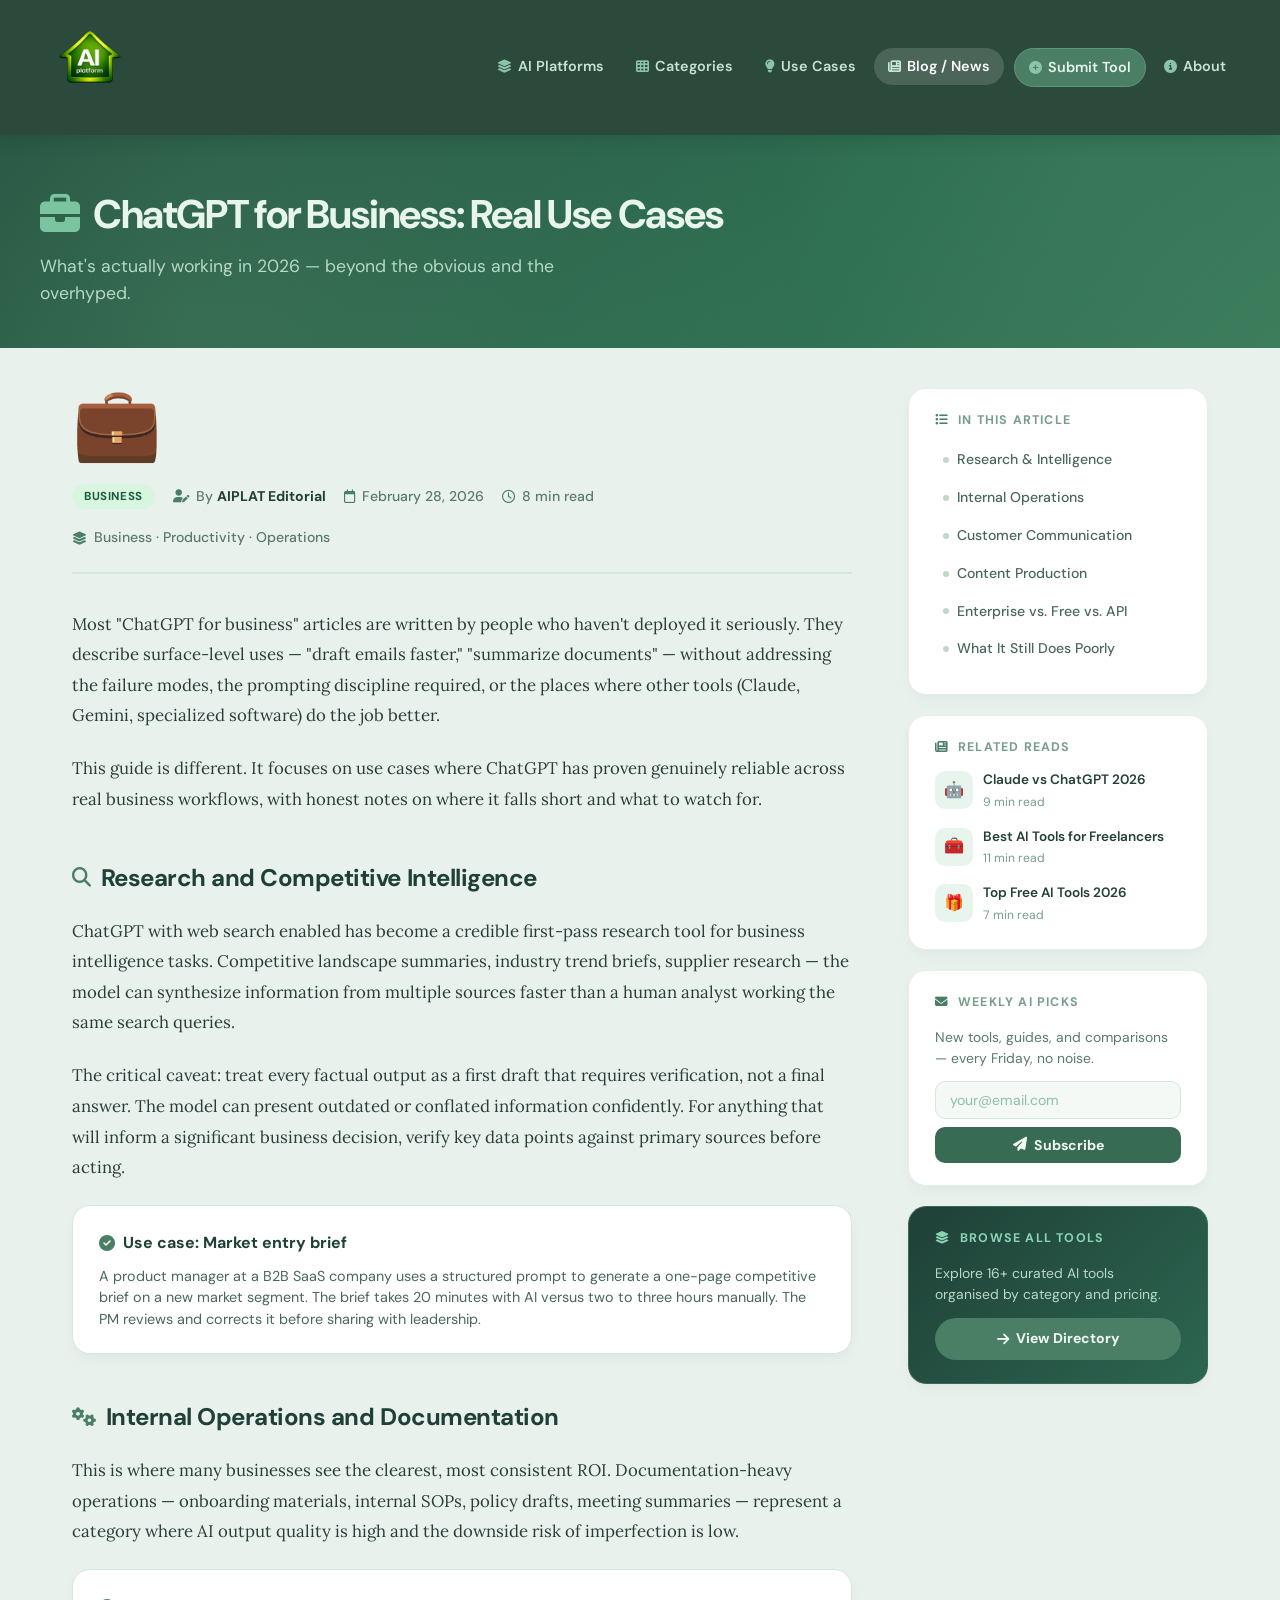
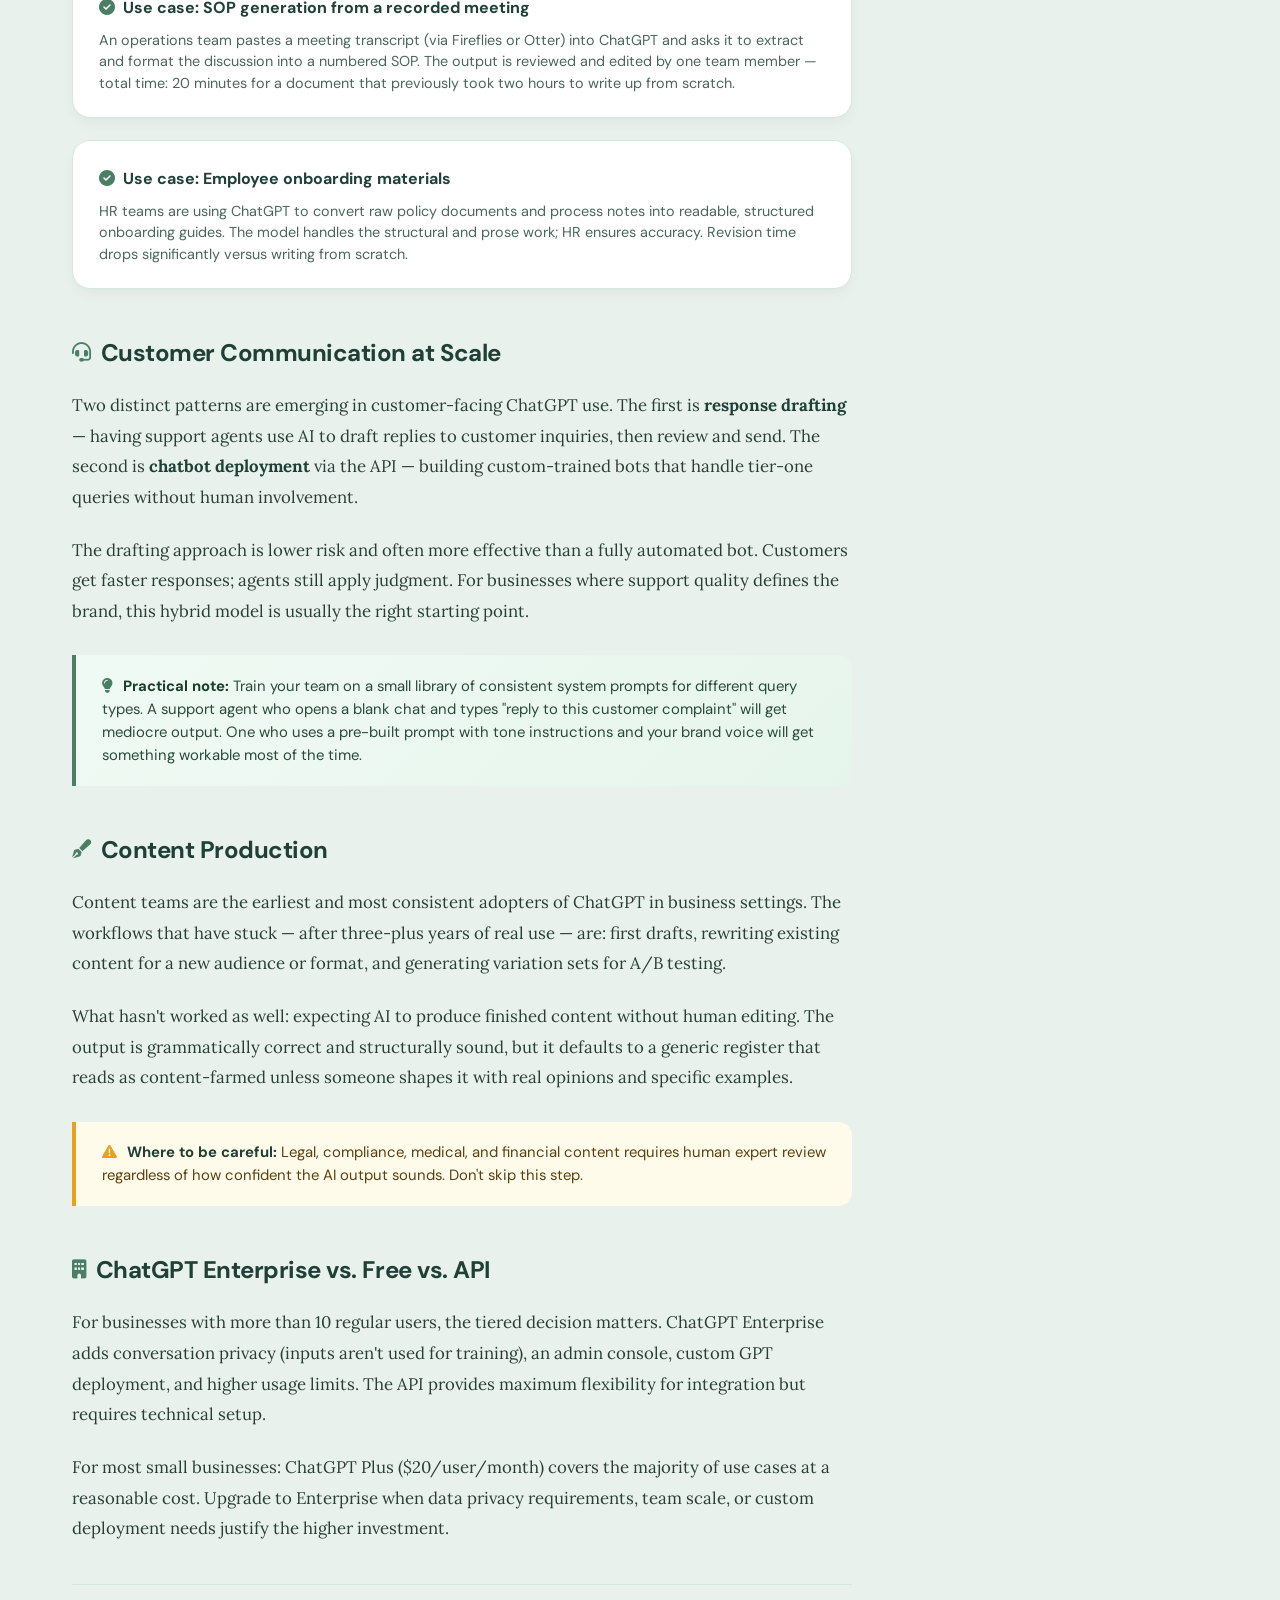
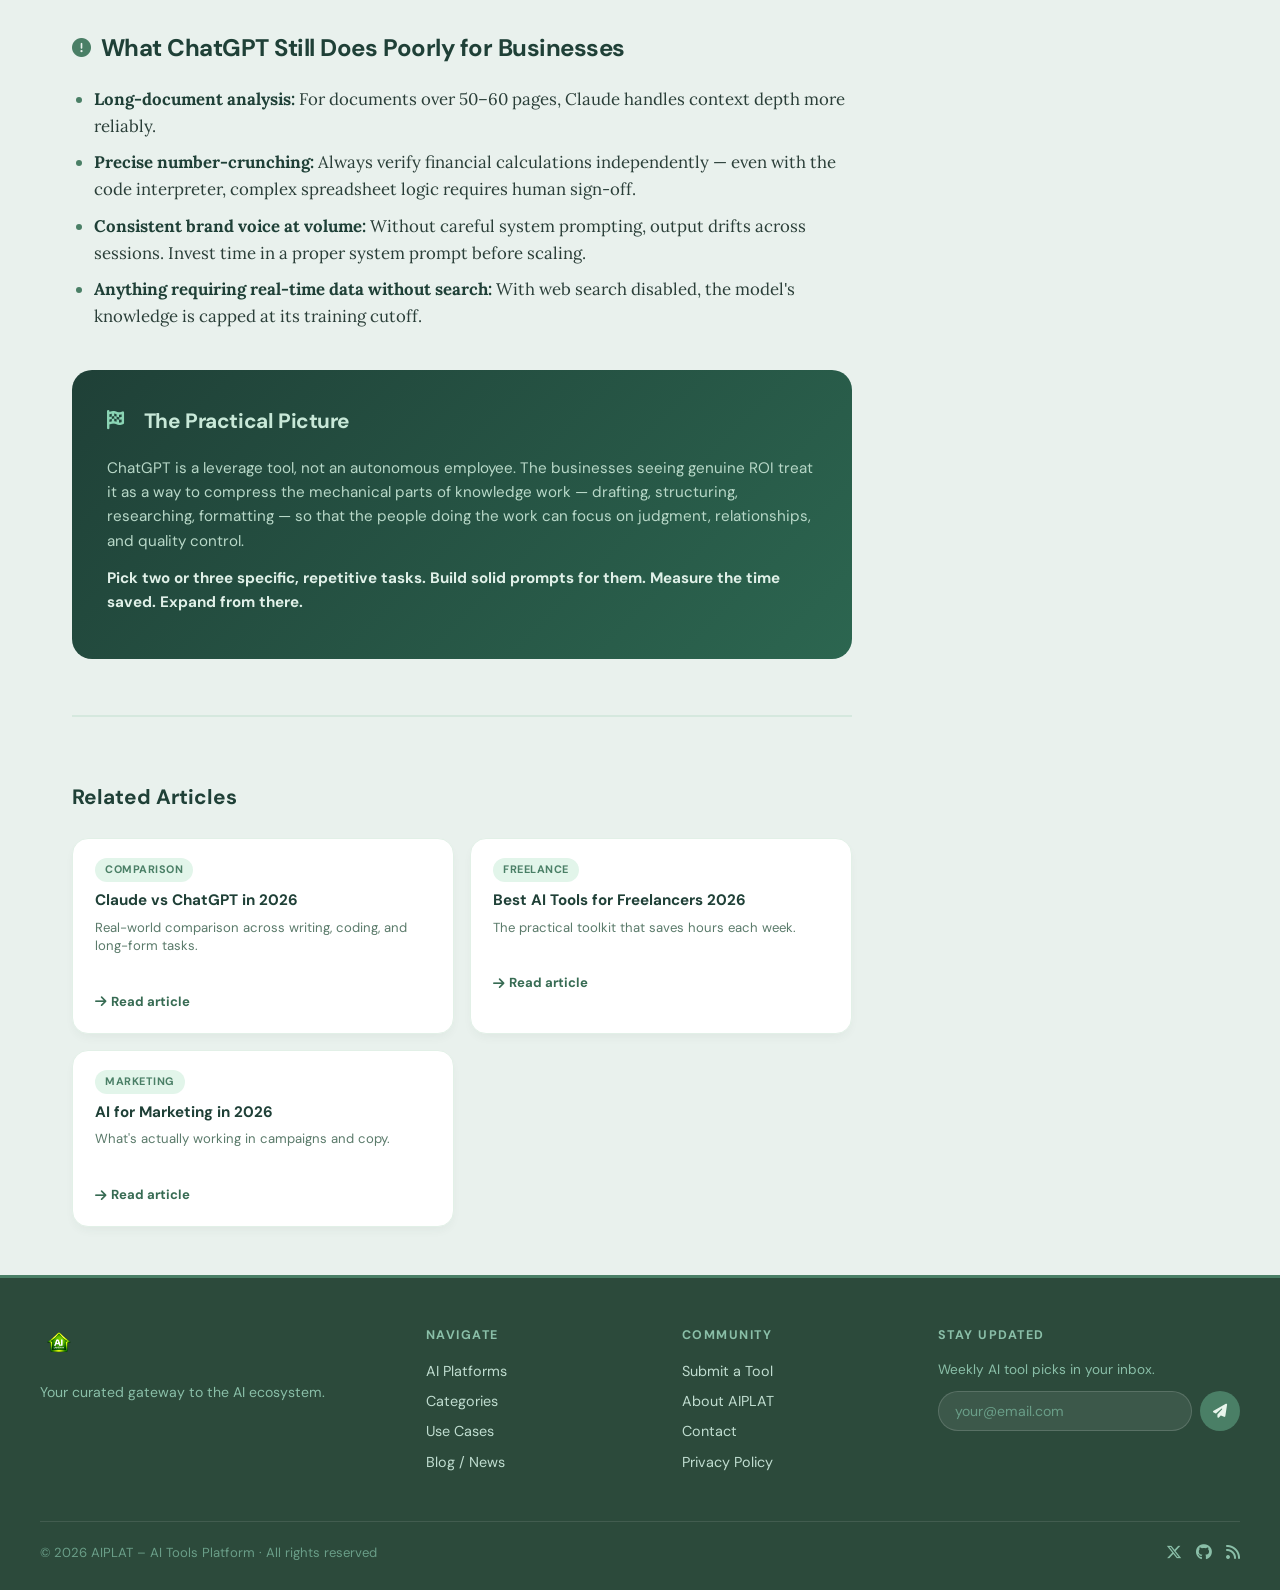
<file: blog/chatgpt-for-business.html>
<!DOCTYPE html>
<html lang="en">
<head>
  <meta charset="UTF-8"/>
  <meta name="viewport" content="width=device-width, initial-scale=1.0"/>
  <title>ChatGPT for Business: Real Use Cases That Actually Work in 2026 | AIPLAT</title>
  <meta name="description" content="Beyond the hype — practical, tested ways businesses are using ChatGPT in 2026 for operations, customer service, research, and content at scale.">
  <meta name="keywords" content="ChatGPT for business 2026, ChatGPT use cases, AI for business, GPT-4o business, ChatGPT Enterprise">
  <meta property="og:title" content="ChatGPT for Business: Real Use Cases 2026 | AIPLAT">
  <meta property="og:type" content="article">
  <link rel="icon" type="image/png" href="../icon.png">
  <link rel="stylesheet" href="https://cdnjs.cloudflare.com/ajax/libs/font-awesome/6.5.0/css/all.min.css">
  <link rel="preconnect" href="https://fonts.googleapis.com">
  <link href="https://fonts.googleapis.com/css2?family=DM+Sans:ital,wght@0,300;0,400;0,500;0,600;0,700;1,400&family=Lora:ital,wght@0,400;0,600;1,400;1,600&display=swap" rel="stylesheet">
  <link rel="stylesheet" href="../shared.css">
  <style>
    .article-container { display: grid; grid-template-columns: 1fr 300px; gap: 3.5rem; align-items: flex-start; max-width: 1200px; }
    .article-hero-emoji { font-size: 4.5rem; line-height: 1; margin-bottom: 1.5rem; display: block; }
    .article-meta { display: flex; flex-wrap: wrap; align-items: center; gap: 18px; margin-bottom: 2.2rem; padding-bottom: 1.4rem; border-bottom: 2px solid #d5e8de; }
    .article-meta-item { display: flex; align-items: center; gap: 7px; font-size: 0.88rem; color: #5a7a6a; font-weight: 500; }
    .article-meta-item i { color: #4a7f66; font-size: 0.82rem; }
    .article-meta-item strong { color: #244034; }
    .article-tag { background: #d8f5e0; color: #1a5c38; font-size: 0.72rem; font-weight: 700; text-transform: uppercase; letter-spacing: .6px; padding: 4px 12px; border-radius: 30px; }
    .article-content { font-family: 'Lora', Georgia, serif; font-size: 1.05rem; line-height: 1.82; color: #2a3e38; }
    .article-content p { margin-bottom: 1.4rem; }
    .article-content h2 { font-family: 'DM Sans', sans-serif; font-size: 1.5rem; font-weight: 700; color: #1f4037; margin: 2.6rem 0 1rem; letter-spacing: -.02em; display: flex; align-items: center; gap: 10px; }
    .article-content h2 i { color: #4a7f66; font-size: 1.2rem; flex-shrink: 0; }
    .article-content h3 { font-family: 'DM Sans', sans-serif; font-size: 1.15rem; font-weight: 700; color: #244034; margin: 1.8rem 0 0.7rem; }
    .article-content strong { color: #1f4037; font-weight: 700; }
    .article-content em { font-style: italic; color: #4a6a60; }
    .article-content ul, .article-content ol { margin: 1rem 0 1.4rem 1.4rem; }
    .article-content li { margin-bottom: 0.6rem; line-height: 1.6; }
    .article-content ul li::marker { color: #4a7f66; }
    .callout { background: linear-gradient(135deg, #f0faf4, #e6f5ec); border-left: 4px solid #4a7f66; border-radius: 0 14px 14px 0; padding: 1.2rem 1.6rem; margin: 1.8rem 0; font-family: 'DM Sans', sans-serif; font-size: 0.93rem; color: #2a4b3a; line-height: 1.55; }
    .callout strong { color: #1a3e2a; } .callout i { color: #4a7f66; margin-right: 6px; }
    .use-case-card { background: #fff; border: 1.5px solid #d5e8de; border-radius: 18px; padding: 1.4rem 1.6rem; margin: 1.4rem 0; box-shadow: 0 6px 14px -4px rgba(40,65,55,.08); font-family: 'DM Sans', sans-serif; }
    .use-case-card h4 { font-size: 1rem; font-weight: 700; color: #1f4037; display: flex; align-items: center; gap: 8px; margin-bottom: 8px; }
    .use-case-card h4 i { color: #4a7f66; }
    .use-case-card p { font-size: 0.9rem; color: #4b665c; line-height: 1.5; margin-bottom: 0; }
    .warning-box { background: #fffbea; border-left: 4px solid #e8a020; border-radius: 0 14px 14px 0; padding: 1.2rem 1.6rem; margin: 1.8rem 0; font-family: 'DM Sans', sans-serif; font-size: 0.93rem; color: #5a4010; line-height: 1.55; }
    .warning-box i { color: #e8a020; margin-right: 6px; }
    .article-divider { border: none; border-top: 1.5px solid #d5e8de; margin: 2.5rem 0; }
    .conclusion-box { background: linear-gradient(135deg, #1f4037, #2c6650); border-radius: 20px; padding: 2rem 2.2rem; color: #e0f0e8; font-family: 'DM Sans', sans-serif; margin-top: 2.5rem; }
    .conclusion-box h2 { color: #c8e8d8 !important; font-size: 1.3rem !important; margin-top: 0 !important; }
    .conclusion-box p { font-family: 'DM Sans', sans-serif; color: #b8d8c8; font-size: 0.95rem; line-height: 1.6; margin-bottom: .8rem; }
    .conclusion-box strong { color: #e0f0e8; }
    .article-sidebar { position: sticky; top: 80px; }
    .sidebar-card { background: #fff; border: 1.5px solid #e2f0e7; border-radius: 18px; padding: 1.4rem 1.6rem; margin-bottom: 20px; box-shadow: 0 6px 14px -4px rgba(40,65,55,.07); }
    .sidebar-card h4 { font-family: 'DM Sans', sans-serif; font-size: 0.78rem; font-weight: 700; text-transform: uppercase; letter-spacing: 1.2px; color: #7a9e8c; margin-bottom: 14px; }
    .toc-list { list-style: none; margin: 0; padding: 0; } .toc-list li { margin-bottom: 6px; }
    .toc-list a { font-family: 'DM Sans', sans-serif; font-size: 0.88rem; color: #4b665c; text-decoration: none; display: flex; align-items: center; gap: 8px; padding: 5px 8px; border-radius: 8px; transition: .15s; font-weight: 500; }
    .toc-list a:before { content: ''; width: 6px; height: 6px; border-radius: 50%; background: #c0d8c8; flex-shrink: 0; transition: .15s; }
    .toc-list a:hover { background: #eef8f2; color: #1f4037; } .toc-list a:hover:before { background: #4a7f66; }
    .related-item { display: flex; gap: 10px; margin-bottom: 14px; text-decoration: none; align-items: flex-start; }
    .related-item:last-child { margin-bottom: 0; }
    .related-item-icon { width: 38px; height: 38px; border-radius: 10px; background: #e8f5ec; display: flex; align-items: center; justify-content: center; font-size: 1rem; flex-shrink: 0; }
    .related-item h5 { font-family: 'DM Sans', sans-serif; font-size: 0.85rem; font-weight: 600; color: #244034; line-height: 1.3; transition: .15s; }
    .related-item:hover h5 { color: #376b53; }
    .related-item span { font-family: 'DM Sans', sans-serif; font-size: 0.76rem; color: #7a9e8c; }
    .sidebar-newsletter p { font-family: 'DM Sans', sans-serif; font-size: 0.87rem; color: #5a7a6a; margin-bottom: 12px; line-height: 1.5; }
    .sidebar-email-wrap { display: flex; flex-direction: column; gap: 8px; }
    .sidebar-email-input { background: #f4f9f6; border: 1.5px solid #d5e8de; border-radius: 10px; padding: 9px 14px; font-family: 'DM Sans', sans-serif; font-size: 0.88rem; color: #1e2e2b; outline: none; }
    .sidebar-email-input::placeholder { color: #8abfa8; }
    .sidebar-sub-btn { background: #376b53; color: #f1f9f0; border: none; border-radius: 10px; padding: 9px 14px; font-family: 'DM Sans', sans-serif; font-size: 0.88rem; font-weight: 700; cursor: pointer; transition: .18s; display: flex; align-items: center; justify-content: center; gap: 7px; }
    .sidebar-sub-btn:hover { background: #1f4d3b; }
    .related-bottom { margin-top: 3.5rem; padding-top: 2rem; border-top: 2px solid #d5e8de; }
    .related-bottom h3 { font-family: 'DM Sans', sans-serif; font-size: 1.3rem; font-weight: 700; color: #1f4037; margin-bottom: 1.4rem; }
    .related-grid { display: grid; grid-template-columns: repeat(auto-fill, minmax(260px, 1fr)); gap: 16px; }
    .related-card { background: #fff; border: 1.5px solid #e2f0e7; border-radius: 16px; padding: 1.2rem 1.4rem; text-decoration: none; transition: all .22s ease; display: flex; flex-direction: column; gap: 8px; box-shadow: 0 5px 12px -4px rgba(40,65,55,.07); }
    .related-card:hover { transform: translateY(-4px); border-color: #8ac4a8; box-shadow: 0 14px 22px -8px rgba(30,65,50,.13); }
    .related-card-tag { font-family: 'DM Sans', sans-serif; font-size: 0.68rem; font-weight: 700; text-transform: uppercase; letter-spacing: .5px; color: #4a7f66; background: #e2f5ea; padding: 2px 10px; border-radius: 20px; align-self: flex-start; }
    .related-card h4 { font-family: 'DM Sans', sans-serif; font-size: 0.95rem; font-weight: 700; color: #1f4037; line-height: 1.35; }
    .related-card p { font-family: 'DM Sans', sans-serif; font-size: 0.82rem; color: #5a7a6a; line-height: 1.4; }
    .related-card .read-link { font-family: 'DM Sans', sans-serif; font-size: 0.82rem; font-weight: 700; color: #376b53; display: flex; align-items: center; gap: 5px; margin-top: 4px; }
    @media (max-width: 960px) { .article-container { grid-template-columns: 1fr; gap: 2rem; } .article-sidebar { position: static; } }
  </style>
</head>
<body>
<nav class="navbar">
  <div class="logo-area"><div class="logo-image"><img src="../logo.png" alt="AIPLAT" onerror="this.style.display='none';this.nextElementSibling.style.display='block';"><div class="logo" style="display:none;">AIPLAT <span>blog</span></div></div></div>
  <button class="nav-hamburger" id="navToggle" aria-label="Toggle navigation"><i class="fas fa-bars"></i></button>
  <ul class="nav-links" id="navLinks">
    <li><a href="../index.html" class="nav-item"><i class="fas fa-layer-group"></i> AI Platforms</a></li>
    <li><a href="../categories.html" class="nav-item"><i class="fas fa-th"></i> Categories</a></li>
    <li><a href="../use-cases.html" class="nav-item"><i class="fas fa-lightbulb"></i> Use Cases</a></li>
    <li><a href="../blog.html" class="nav-item active"><i class="fas fa-newspaper"></i> Blog / News</a></li>
    <li><a href="../submit.html" class="nav-item submit-link"><i class="fas fa-plus-circle"></i> Submit Tool</a></li>
    <li><a href="../about.html" class="nav-item"><i class="fas fa-info-circle"></i> About</a></li>
  </ul>
</nav>

<section class="page-banner">
  <div class="page-banner-inner">
    <h1><i class="fas fa-briefcase"></i> ChatGPT for Business: Real Use Cases</h1>
    <p>What's actually working in 2026 — beyond the obvious and the overhyped.</p>
  </div>
</section>

<div class="inner-body article-container">
  <article class="article-main">
    <span class="article-hero-emoji">💼</span>
    <div class="article-meta">
      <span class="article-tag">Business</span>
      <div class="article-meta-item"><i class="fas fa-user-pen"></i><span>By <strong>AIPLAT Editorial</strong></span></div>
      <div class="article-meta-item"><i class="far fa-calendar"></i><span>February 28, 2026</span></div>
      <div class="article-meta-item"><i class="far fa-clock"></i><span>8 min read</span></div>
      <div class="article-meta-item"><i class="fas fa-layer-group"></i><span>Business · Productivity · Operations</span></div>
    </div>

    <div class="article-content">
      <p>Most "ChatGPT for business" articles are written by people who haven't deployed it seriously. They describe surface-level uses — "draft emails faster," "summarize documents" — without addressing the failure modes, the prompting discipline required, or the places where other tools (Claude, Gemini, specialized software) do the job better.</p>

      <p>This guide is different. It focuses on use cases where ChatGPT has proven genuinely reliable across real business workflows, with honest notes on where it falls short and what to watch for.</p>

      <h2 id="research"><i class="fas fa-search"></i> Research and Competitive Intelligence</h2>

      <p>ChatGPT with web search enabled has become a credible first-pass research tool for business intelligence tasks. Competitive landscape summaries, industry trend briefs, supplier research — the model can synthesize information from multiple sources faster than a human analyst working the same search queries.</p>

      <p>The critical caveat: treat every factual output as a first draft that requires verification, not a final answer. The model can present outdated or conflated information confidently. For anything that will inform a significant business decision, verify key data points against primary sources before acting.</p>

      <div class="use-case-card">
        <h4><i class="fas fa-check-circle"></i> Use case: Market entry brief</h4>
        <p>A product manager at a B2B SaaS company uses a structured prompt to generate a one-page competitive brief on a new market segment. The brief takes 20 minutes with AI versus two to three hours manually. The PM reviews and corrects it before sharing with leadership.</p>
      </div>

      <h2 id="ops"><i class="fas fa-cogs"></i> Internal Operations and Documentation</h2>

      <p>This is where many businesses see the clearest, most consistent ROI. Documentation-heavy operations — onboarding materials, internal SOPs, policy drafts, meeting summaries — represent a category where AI output quality is high and the downside risk of imperfection is low.</p>

      <div class="use-case-card">
        <h4><i class="fas fa-check-circle"></i> Use case: SOP generation from a recorded meeting</h4>
        <p>An operations team pastes a meeting transcript (via Fireflies or Otter) into ChatGPT and asks it to extract and format the discussion into a numbered SOP. The output is reviewed and edited by one team member — total time: 20 minutes for a document that previously took two hours to write up from scratch.</p>
      </div>

      <div class="use-case-card">
        <h4><i class="fas fa-check-circle"></i> Use case: Employee onboarding materials</h4>
        <p>HR teams are using ChatGPT to convert raw policy documents and process notes into readable, structured onboarding guides. The model handles the structural and prose work; HR ensures accuracy. Revision time drops significantly versus writing from scratch.</p>
      </div>

      <h2 id="cx"><i class="fas fa-headset"></i> Customer Communication at Scale</h2>

      <p>Two distinct patterns are emerging in customer-facing ChatGPT use. The first is <strong>response drafting</strong> — having support agents use AI to draft replies to customer inquiries, then review and send. The second is <strong>chatbot deployment</strong> via the API — building custom-trained bots that handle tier-one queries without human involvement.</p>

      <p>The drafting approach is lower risk and often more effective than a fully automated bot. Customers get faster responses; agents still apply judgment. For businesses where support quality defines the brand, this hybrid model is usually the right starting point.</p>

      <div class="callout">
        <i class="fas fa-lightbulb"></i>
        <strong>Practical note:</strong> Train your team on a small library of consistent system prompts for different query types. A support agent who opens a blank chat and types "reply to this customer complaint" will get mediocre output. One who uses a pre-built prompt with tone instructions and your brand voice will get something workable most of the time.
      </div>

      <h2 id="content"><i class="fas fa-pen-fancy"></i> Content Production</h2>

      <p>Content teams are the earliest and most consistent adopters of ChatGPT in business settings. The workflows that have stuck — after three-plus years of real use — are: first drafts, rewriting existing content for a new audience or format, and generating variation sets for A/B testing.</p>

      <p>What hasn't worked as well: expecting AI to produce finished content without human editing. The output is grammatically correct and structurally sound, but it defaults to a generic register that reads as content-farmed unless someone shapes it with real opinions and specific examples.</p>

      <div class="warning-box">
        <i class="fas fa-exclamation-triangle"></i>
        <strong>Where to be careful:</strong> Legal, compliance, medical, and financial content requires human expert review regardless of how confident the AI output sounds. Don't skip this step.
      </div>

      <h2 id="enterprise"><i class="fas fa-building"></i> ChatGPT Enterprise vs. Free vs. API</h2>

      <p>For businesses with more than 10 regular users, the tiered decision matters. ChatGPT Enterprise adds conversation privacy (inputs aren't used for training), an admin console, custom GPT deployment, and higher usage limits. The API provides maximum flexibility for integration but requires technical setup.</p>

      <p>For most small businesses: ChatGPT Plus ($20/user/month) covers the majority of use cases at a reasonable cost. Upgrade to Enterprise when data privacy requirements, team scale, or custom deployment needs justify the higher investment.</p>

      <hr class="article-divider">

      <h2 id="limits"><i class="fas fa-exclamation-circle"></i> What ChatGPT Still Does Poorly for Businesses</h2>

      <ul>
        <li><strong>Long-document analysis:</strong> For documents over 50–60 pages, Claude handles context depth more reliably.</li>
        <li><strong>Precise number-crunching:</strong> Always verify financial calculations independently — even with the code interpreter, complex spreadsheet logic requires human sign-off.</li>
        <li><strong>Consistent brand voice at volume:</strong> Without careful system prompting, output drifts across sessions. Invest time in a proper system prompt before scaling.</li>
        <li><strong>Anything requiring real-time data without search:</strong> With web search disabled, the model's knowledge is capped at its training cutoff.</li>
      </ul>

      <div class="conclusion-box">
        <h2><i class="fas fa-flag-checkered" style="color:#8ad4b4;margin-right:10px;"></i> The Practical Picture</h2>
        <p>ChatGPT is a leverage tool, not an autonomous employee. The businesses seeing genuine ROI treat it as a way to compress the mechanical parts of knowledge work — drafting, structuring, researching, formatting — so that the people doing the work can focus on judgment, relationships, and quality control.</p>
        <p><strong>Pick two or three specific, repetitive tasks. Build solid prompts for them. Measure the time saved. Expand from there.</strong></p>
      </div>

      <div class="related-bottom">
        <h3>Related Articles</h3>
        <div class="related-grid">
          <a href="claude-vs-chatgpt-guide.html" class="related-card"><span class="related-card-tag">Comparison</span><h4>Claude vs ChatGPT in 2026</h4><p>Real-world comparison across writing, coding, and long-form tasks.</p><span class="read-link"><i class="fas fa-arrow-right"></i> Read article</span></a>
          <a href="best-ai-tools-freelancers-2026.html" class="related-card"><span class="related-card-tag">Freelance</span><h4>Best AI Tools for Freelancers 2026</h4><p>The practical toolkit that saves hours each week.</p><span class="read-link"><i class="fas fa-arrow-right"></i> Read article</span></a>
          <a href="ai-for-marketing-2026.html" class="related-card"><span class="related-card-tag">Marketing</span><h4>AI for Marketing in 2026</h4><p>What's actually working in campaigns and copy.</p><span class="read-link"><i class="fas fa-arrow-right"></i> Read article</span></a>
        </div>
      </div>
    </div>
  </article>

  <aside class="article-sidebar">
    <div class="sidebar-card">
      <h4><i class="fas fa-list" style="margin-right:6px;color:#4a7f66;"></i> In this article</h4>
      <ul class="toc-list">
        <li><a href="#research">Research & Intelligence</a></li>
        <li><a href="#ops">Internal Operations</a></li>
        <li><a href="#cx">Customer Communication</a></li>
        <li><a href="#content">Content Production</a></li>
        <li><a href="#enterprise">Enterprise vs. Free vs. API</a></li>
        <li><a href="#limits">What It Still Does Poorly</a></li>
      </ul>
    </div>
    <div class="sidebar-card">
      <h4><i class="fas fa-newspaper" style="margin-right:6px;color:#4a7f66;"></i> Related reads</h4>
      <a href="claude-vs-chatgpt-guide.html" class="related-item"><div class="related-item-icon">🤖</div><div><h5>Claude vs ChatGPT 2026</h5><span>9 min read</span></div></a>
      <a href="best-ai-tools-freelancers-2026.html" class="related-item"><div class="related-item-icon">🧰</div><div><h5>Best AI Tools for Freelancers</h5><span>11 min read</span></div></a>
      <a href="top-free-ai-tools-2026.html" class="related-item"><div class="related-item-icon">🎁</div><div><h5>Top Free AI Tools 2026</h5><span>7 min read</span></div></a>
    </div>
    <div class="sidebar-card sidebar-newsletter">
      <h4><i class="fas fa-envelope" style="margin-right:6px;color:#4a7f66;"></i> Weekly AI picks</h4>
      <p>New tools, guides, and comparisons — every Friday, no noise.</p>
      <div class="sidebar-email-wrap">
        <input type="email" class="sidebar-email-input" placeholder="your@email.com" aria-label="Email for newsletter">
        <button class="sidebar-sub-btn"><i class="fas fa-paper-plane"></i> Subscribe</button>
      </div>
    </div>
    <div class="sidebar-card" style="background: linear-gradient(135deg,#1f4037,#2c6650);border-color:#3a6a54;">
      <h4 style="color:#8ad4b4;"><i class="fas fa-layer-group" style="margin-right:6px;"></i> Browse all tools</h4>
      <p style="font-family:'DM Sans',sans-serif;font-size:.87rem;color:#b8d8c8;margin-bottom:14px;line-height:1.5;">Explore 16+ curated AI tools organised by category and pricing.</p>
      <a href="../index.html" style="display:flex;align-items:center;justify-content:center;gap:7px;background:#4a7f66;color:#f0f9f4;text-decoration:none;font-family:'DM Sans',sans-serif;font-size:.88rem;font-weight:700;padding:10px 14px;border-radius:30px;transition:.18s;" onmouseover="this.style.background='#376b53'" onmouseout="this.style.background='#4a7f66'"><i class="fas fa-arrow-right"></i> View Directory</a>
    </div>
  </aside>
</div>

<footer class="footer">
  <div class="footer-inner">
    <div class="footer-brand"><img src="../logo.png" alt="AIPLAT" class="footer-logo" onerror="this.style.display='none';this.nextElementSibling.style.display='inline';"><span class="footer-logo-text" style="display:none;">AIPLAT</span><p class="footer-tagline">Your curated gateway to the AI ecosystem.</p></div>
    <div class="footer-links-group"><h4>Navigate</h4><a href="../index.html">AI Platforms</a><a href="../categories.html">Categories</a><a href="../use-cases.html">Use Cases</a><a href="../blog.html">Blog / News</a></div>
    <div class="footer-links-group"><h4>Community</h4><a href="../submit.html">Submit a Tool</a><a href="../about.html">About AIPLAT</a><a href="../contact.html">Contact</a><a href="../privacy.html">Privacy Policy</a></div>
    <div class="footer-links-group"><h4>Stay updated</h4><p class="footer-small">Weekly AI tool picks in your inbox.</p><div class="footer-subscribe"><input type="email" placeholder="your@email.com" class="footer-email-input" aria-label="Email"><button class="footer-sub-btn"><i class="fas fa-paper-plane"></i></button></div></div>
  </div>
  <div class="footer-bottom"><span>© 2026 AIPLAT – AI Tools Platform · All rights reserved</span><span class="footer-socials"><a href="#" aria-label="Twitter"><i class="fab fa-x-twitter"></i></a><a href="#" aria-label="GitHub"><i class="fab fa-github"></i></a><a href="#" aria-label="RSS"><i class="fas fa-rss"></i></a></span></div>
</footer>
<script>
  const toggle = document.getElementById('navToggle'); const links = document.getElementById('navLinks');
  toggle.addEventListener('click', () => { links.classList.toggle('open'); toggle.querySelector('i').className = links.classList.contains('open') ? 'fas fa-times' : 'fas fa-bars'; });
  document.querySelectorAll('.toc-list a').forEach(link => { link.addEventListener('click', e => { const target = document.querySelector(link.getAttribute('href')); if (target) { e.preventDefault(); target.scrollIntoView({ behavior: 'smooth', block: 'start' }); } }); });
</script>
</body>
</html>
</file>
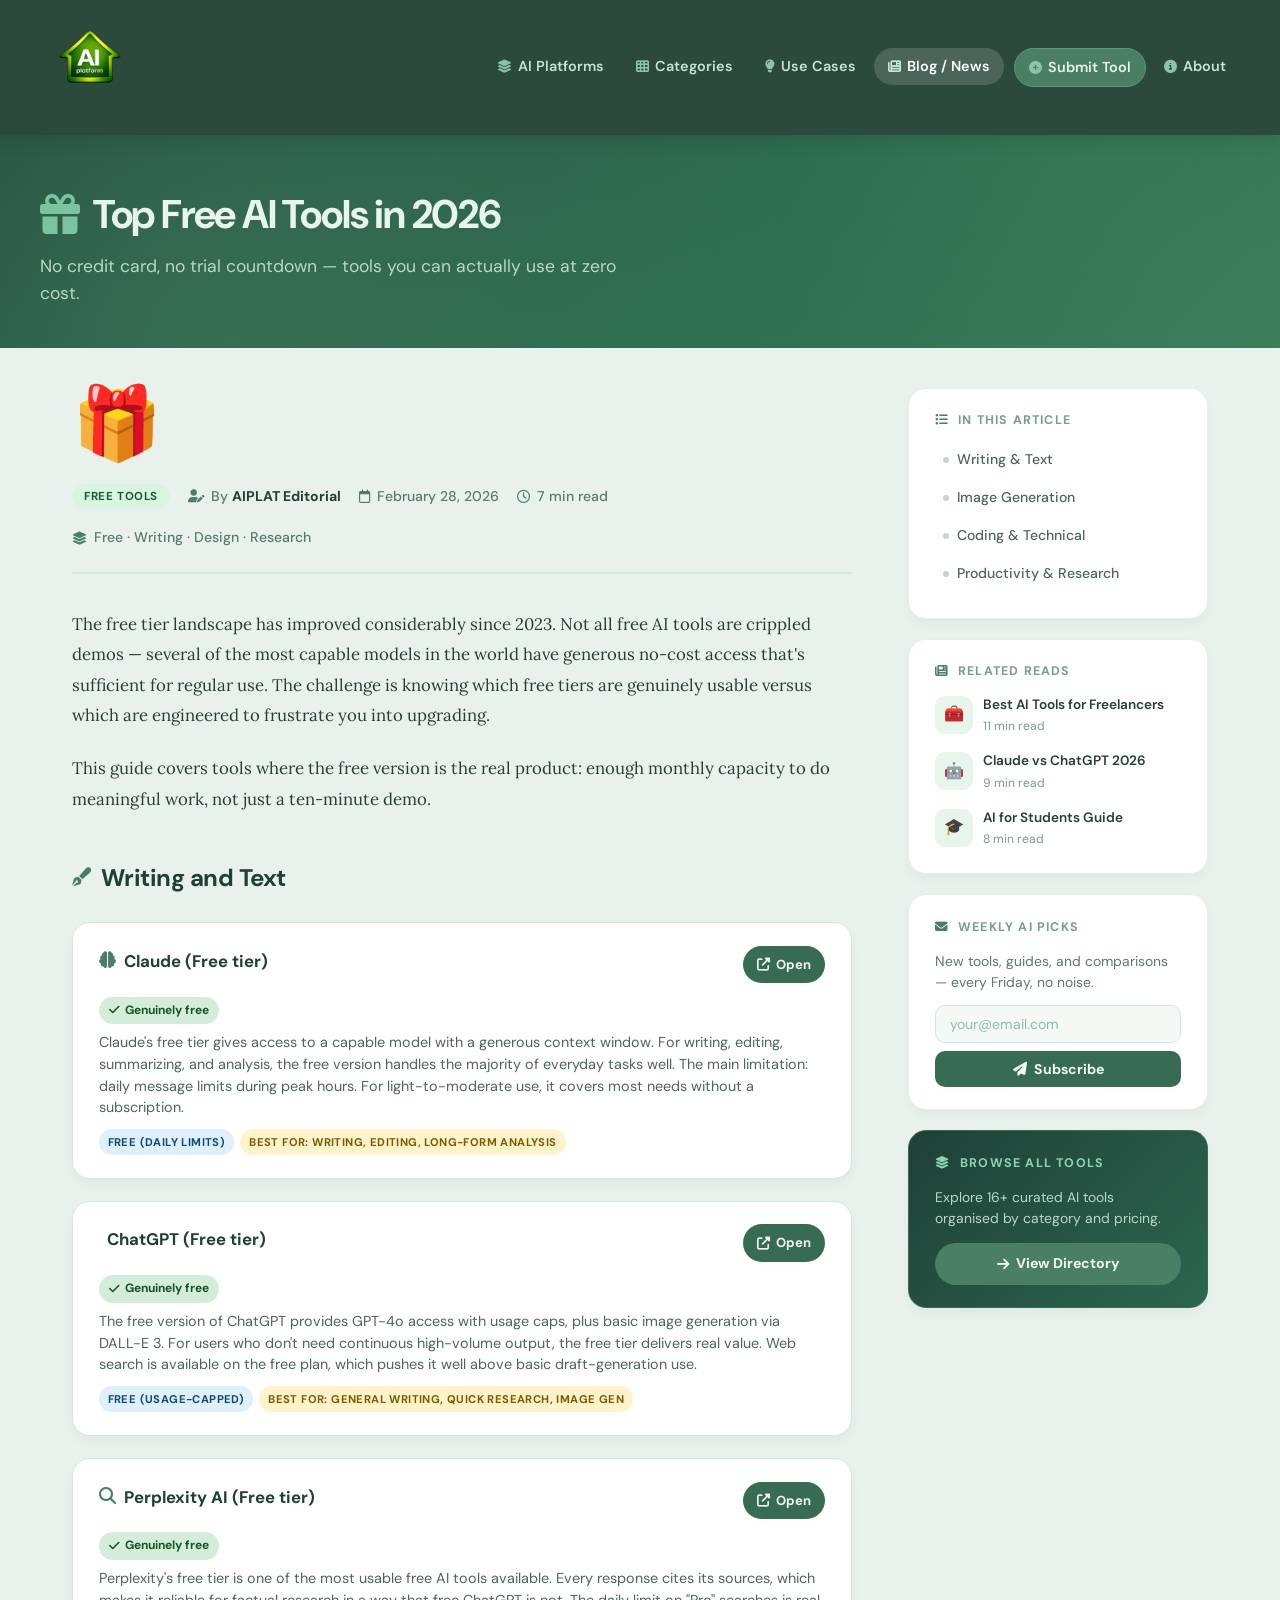
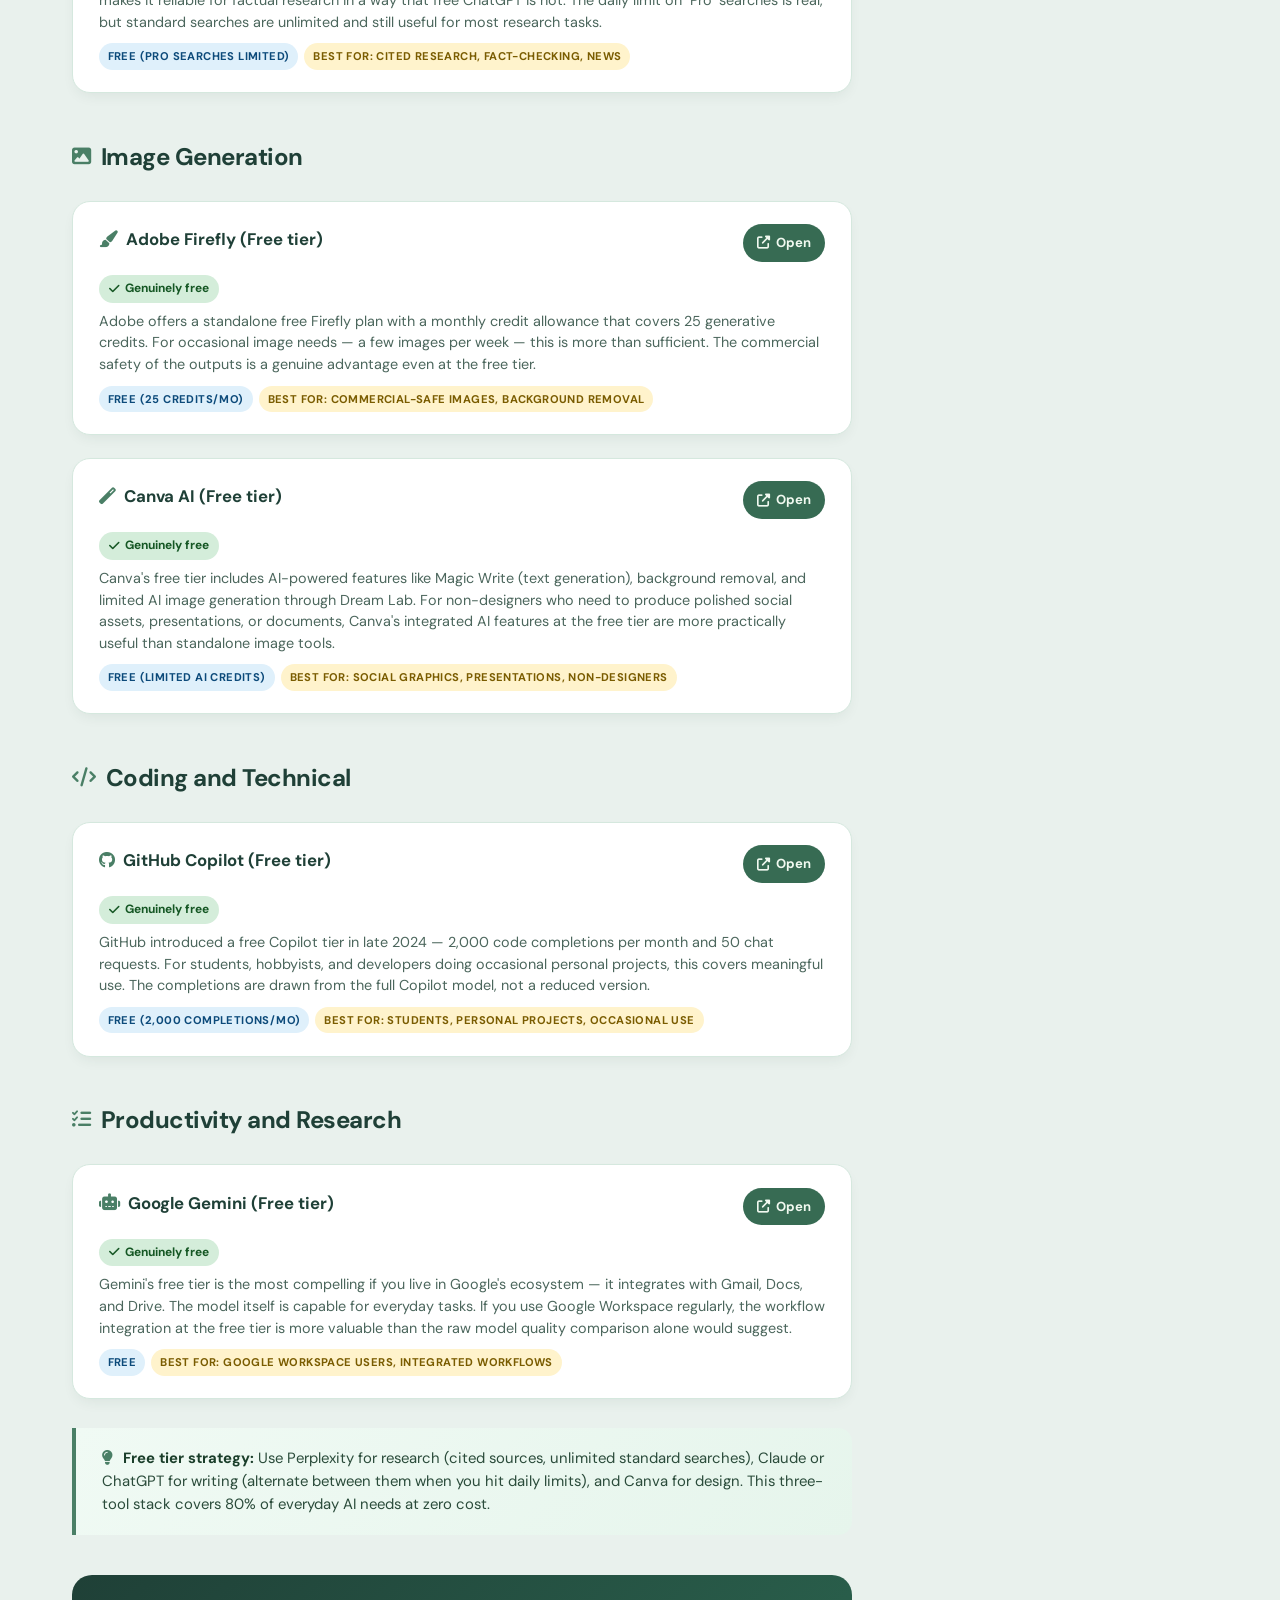
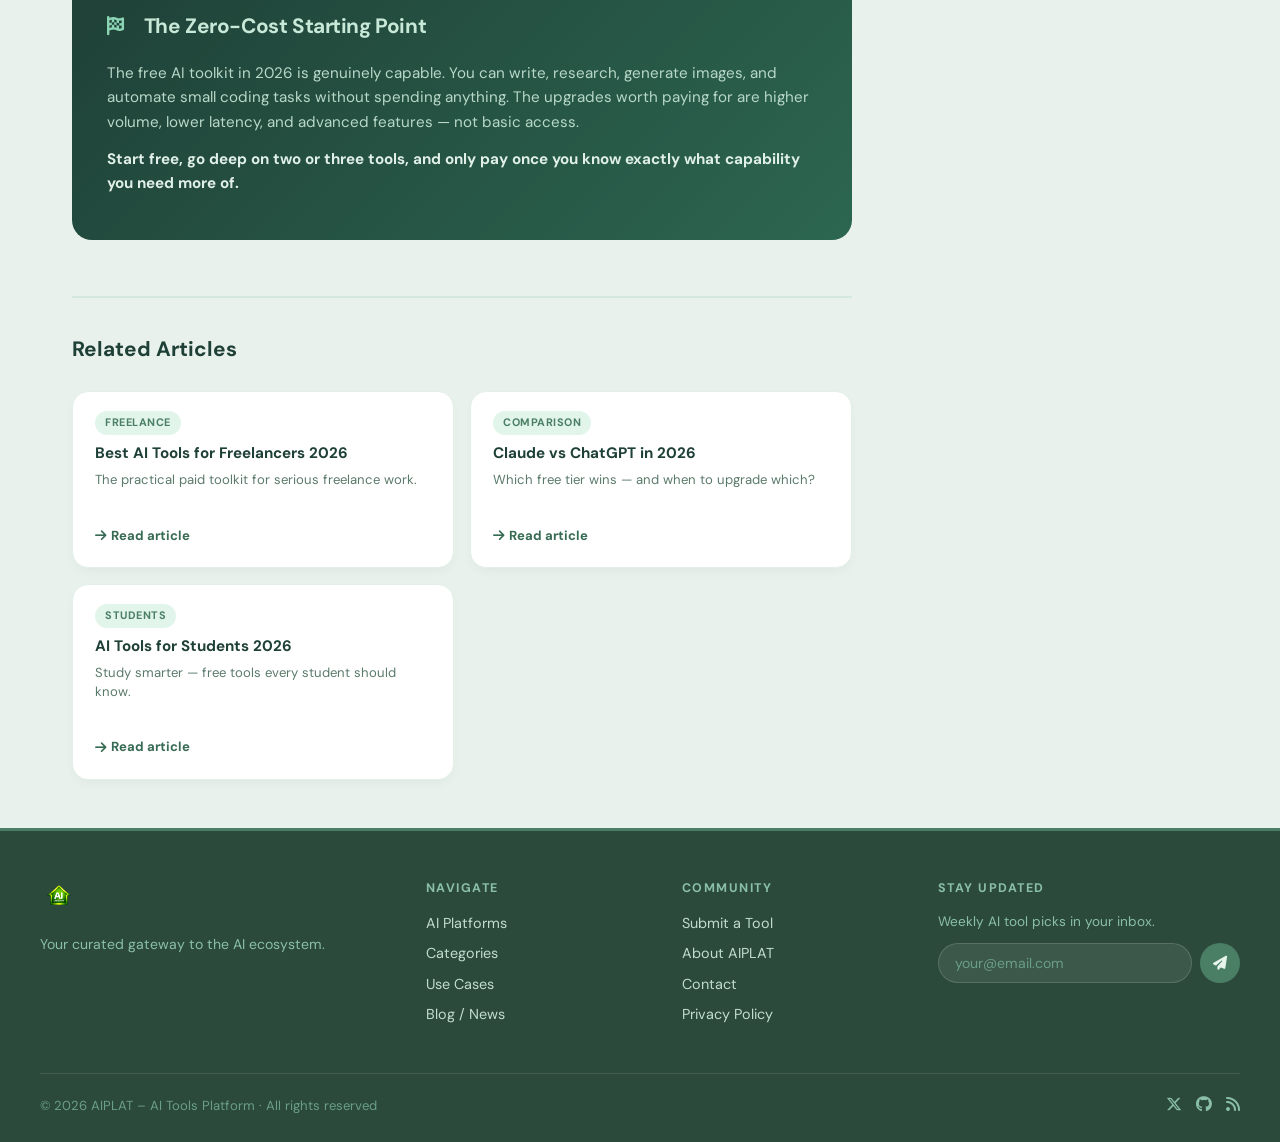
<file: blog/top-free-ai-tools-2026.html>
<!DOCTYPE html>
<html lang="en">
<head>
  <meta charset="UTF-8"/>
  <meta name="viewport" content="width=device-width, initial-scale=1.0"/>
  <title>Top Free AI Tools in 2026 — No Credit Card Required | AIPLAT</title>
  <meta name="description" content="The best AI tools you can use right now for free in 2026 — writing, image generation, coding, research, and productivity without spending a cent.">
  <meta name="keywords" content="free AI tools 2026, best free AI, free ChatGPT alternative, free AI writing, free AI image generator">
  <meta property="og:title" content="Top Free AI Tools in 2026 | AIPLAT">
  <meta property="og:type" content="article">
  <link rel="icon" type="image/png" href="../icon.png">
  <link rel="stylesheet" href="https://cdnjs.cloudflare.com/ajax/libs/font-awesome/6.5.0/css/all.min.css">
  <link rel="preconnect" href="https://fonts.googleapis.com">
  <link href="https://fonts.googleapis.com/css2?family=DM+Sans:ital,wght@0,300;0,400;0,500;0,600;0,700;1,400&family=Lora:ital,wght@0,400;0,600;1,400;1,600&display=swap" rel="stylesheet">
  <link rel="stylesheet" href="../shared.css">
  <style>
    .article-container { display: grid; grid-template-columns: 1fr 300px; gap: 3.5rem; align-items: flex-start; max-width: 1200px; }
    .article-hero-emoji { font-size: 4.5rem; line-height: 1; margin-bottom: 1.5rem; display: block; }
    .article-meta { display: flex; flex-wrap: wrap; align-items: center; gap: 18px; margin-bottom: 2.2rem; padding-bottom: 1.4rem; border-bottom: 2px solid #d5e8de; }
    .article-meta-item { display: flex; align-items: center; gap: 7px; font-size: 0.88rem; color: #5a7a6a; font-weight: 500; }
    .article-meta-item i { color: #4a7f66; font-size: 0.82rem; }
    .article-meta-item strong { color: #244034; }
    .article-tag { background: #d8f5e0; color: #1a5c38; font-size: 0.72rem; font-weight: 700; text-transform: uppercase; letter-spacing: .6px; padding: 4px 12px; border-radius: 30px; }
    .article-content { font-family: 'Lora', Georgia, serif; font-size: 1.05rem; line-height: 1.82; color: #2a3e38; }
    .article-content p { margin-bottom: 1.4rem; }
    .article-content h2 { font-family: 'DM Sans', sans-serif; font-size: 1.5rem; font-weight: 700; color: #1f4037; margin: 2.6rem 0 1rem; letter-spacing: -.02em; display: flex; align-items: center; gap: 10px; }
    .article-content h2 i { color: #4a7f66; font-size: 1.2rem; flex-shrink: 0; }
    .article-content strong { color: #1f4037; font-weight: 700; }
    .article-content em { font-style: italic; color: #4a6a60; }
    .article-content ul { margin: 1rem 0 1.4rem 1.4rem; }
    .article-content li { margin-bottom: 0.6rem; line-height: 1.6; }
    .article-content ul li::marker { color: #4a7f66; }
    .callout { background: linear-gradient(135deg, #f0faf4, #e6f5ec); border-left: 4px solid #4a7f66; border-radius: 0 14px 14px 0; padding: 1.2rem 1.6rem; margin: 1.8rem 0; font-family: 'DM Sans', sans-serif; font-size: 0.93rem; color: #2a4b3a; line-height: 1.55; }
    .callout strong { color: #1a3e2a; } .callout i { color: #4a7f66; margin-right: 6px; }
    .tool-spotlight { background: #fff; border: 1.5px solid #d5e8de; border-radius: 18px; padding: 1.4rem 1.6rem; margin: 1.4rem 0; box-shadow: 0 6px 14px -4px rgba(40,65,55,.08); font-family: 'DM Sans', sans-serif; }
    .tool-spotlight-top { display: flex; justify-content: space-between; align-items: flex-start; margin-bottom: 10px; gap: 12px; }
    .tool-spotlight h4 { font-size: 1.05rem; font-weight: 700; color: #1f4037; display: flex; align-items: center; gap: 8px; }
    .tool-spotlight h4 i { color: #4a7f66; }
    .tool-spotlight p { font-size: 0.9rem; color: #4b665c; line-height: 1.5; margin-bottom: 10px; font-family: 'DM Sans', sans-serif; }
    .tool-spotlight-badges { display: flex; gap: 6px; flex-wrap: wrap; }
    .ts-badge { font-size: 0.7rem; font-weight: 700; text-transform: uppercase; letter-spacing: .4px; padding: 3px 9px; border-radius: 20px; }
    .ts-free { background: #dff0fb; color: #0c4a7a; } .ts-paid { background: #ece8fd; color: #3a1f7a; } .ts-best { background: #fff3cc; color: #7a5c00; }
    .ts-open-link { display: inline-flex; align-items: center; gap: 6px; background: #376b53; color: #f1f9f0; font-size: 0.82rem; font-weight: 700; padding: 7px 14px; border-radius: 30px; text-decoration: none; transition: .18s; white-space: nowrap; flex-shrink: 0; }
    .ts-open-link:hover { background: #1f4d3b; }
    .free-badge { display: inline-flex; align-items: center; gap: 5px; background: #d4edda; color: #155724; font-family: 'DM Sans', sans-serif; font-size: 0.75rem; font-weight: 700; padding: 3px 10px; border-radius: 20px; margin-bottom: 8px; }
    .article-divider { border: none; border-top: 1.5px solid #d5e8de; margin: 2.5rem 0; }
    .conclusion-box { background: linear-gradient(135deg, #1f4037, #2c6650); border-radius: 20px; padding: 2rem 2.2rem; color: #e0f0e8; font-family: 'DM Sans', sans-serif; margin-top: 2.5rem; }
    .conclusion-box h2 { color: #c8e8d8 !important; font-size: 1.3rem !important; margin-top: 0 !important; }
    .conclusion-box p { font-family: 'DM Sans', sans-serif; color: #b8d8c8; font-size: 0.95rem; line-height: 1.6; margin-bottom: .8rem; }
    .conclusion-box strong { color: #e0f0e8; }
    .article-sidebar { position: sticky; top: 80px; }
    .sidebar-card { background: #fff; border: 1.5px solid #e2f0e7; border-radius: 18px; padding: 1.4rem 1.6rem; margin-bottom: 20px; box-shadow: 0 6px 14px -4px rgba(40,65,55,.07); }
    .sidebar-card h4 { font-family: 'DM Sans', sans-serif; font-size: 0.78rem; font-weight: 700; text-transform: uppercase; letter-spacing: 1.2px; color: #7a9e8c; margin-bottom: 14px; }
    .toc-list { list-style: none; margin: 0; padding: 0; } .toc-list li { margin-bottom: 6px; }
    .toc-list a { font-family: 'DM Sans', sans-serif; font-size: 0.88rem; color: #4b665c; text-decoration: none; display: flex; align-items: center; gap: 8px; padding: 5px 8px; border-radius: 8px; transition: .15s; font-weight: 500; }
    .toc-list a:before { content: ''; width: 6px; height: 6px; border-radius: 50%; background: #c0d8c8; flex-shrink: 0; transition: .15s; }
    .toc-list a:hover { background: #eef8f2; color: #1f4037; } .toc-list a:hover:before { background: #4a7f66; }
    .related-item { display: flex; gap: 10px; margin-bottom: 14px; text-decoration: none; align-items: flex-start; }
    .related-item:last-child { margin-bottom: 0; }
    .related-item-icon { width: 38px; height: 38px; border-radius: 10px; background: #e8f5ec; display: flex; align-items: center; justify-content: center; font-size: 1rem; flex-shrink: 0; }
    .related-item h5 { font-family: 'DM Sans', sans-serif; font-size: 0.85rem; font-weight: 600; color: #244034; line-height: 1.3; transition: .15s; }
    .related-item:hover h5 { color: #376b53; }
    .related-item span { font-family: 'DM Sans', sans-serif; font-size: 0.76rem; color: #7a9e8c; }
    .sidebar-newsletter p { font-family: 'DM Sans', sans-serif; font-size: 0.87rem; color: #5a7a6a; margin-bottom: 12px; line-height: 1.5; }
    .sidebar-email-wrap { display: flex; flex-direction: column; gap: 8px; }
    .sidebar-email-input { background: #f4f9f6; border: 1.5px solid #d5e8de; border-radius: 10px; padding: 9px 14px; font-family: 'DM Sans', sans-serif; font-size: 0.88rem; color: #1e2e2b; outline: none; }
    .sidebar-email-input::placeholder { color: #8abfa8; }
    .sidebar-sub-btn { background: #376b53; color: #f1f9f0; border: none; border-radius: 10px; padding: 9px 14px; font-family: 'DM Sans', sans-serif; font-size: 0.88rem; font-weight: 700; cursor: pointer; transition: .18s; display: flex; align-items: center; justify-content: center; gap: 7px; }
    .sidebar-sub-btn:hover { background: #1f4d3b; }
    .related-bottom { margin-top: 3.5rem; padding-top: 2rem; border-top: 2px solid #d5e8de; }
    .related-bottom h3 { font-family: 'DM Sans', sans-serif; font-size: 1.3rem; font-weight: 700; color: #1f4037; margin-bottom: 1.4rem; }
    .related-grid { display: grid; grid-template-columns: repeat(auto-fill, minmax(260px, 1fr)); gap: 16px; }
    .related-card { background: #fff; border: 1.5px solid #e2f0e7; border-radius: 16px; padding: 1.2rem 1.4rem; text-decoration: none; transition: all .22s ease; display: flex; flex-direction: column; gap: 8px; box-shadow: 0 5px 12px -4px rgba(40,65,55,.07); }
    .related-card:hover { transform: translateY(-4px); border-color: #8ac4a8; box-shadow: 0 14px 22px -8px rgba(30,65,50,.13); }
    .related-card-tag { font-family: 'DM Sans', sans-serif; font-size: 0.68rem; font-weight: 700; text-transform: uppercase; letter-spacing: .5px; color: #4a7f66; background: #e2f5ea; padding: 2px 10px; border-radius: 20px; align-self: flex-start; }
    .related-card h4 { font-family: 'DM Sans', sans-serif; font-size: 0.95rem; font-weight: 700; color: #1f4037; line-height: 1.35; }
    .related-card p { font-family: 'DM Sans', sans-serif; font-size: 0.82rem; color: #5a7a6a; line-height: 1.4; }
    .related-card .read-link { font-family: 'DM Sans', sans-serif; font-size: 0.82rem; font-weight: 700; color: #376b53; display: flex; align-items: center; gap: 5px; margin-top: 4px; }
    @media (max-width: 960px) { .article-container { grid-template-columns: 1fr; gap: 2rem; } .article-sidebar { position: static; } }
  </style>
</head>
<body>
<nav class="navbar">
  <div class="logo-area"><div class="logo-image"><img src="../logo.png" alt="AIPLAT" onerror="this.style.display='none';this.nextElementSibling.style.display='block';"><div class="logo" style="display:none;">AIPLAT <span>blog</span></div></div></div>
  <button class="nav-hamburger" id="navToggle" aria-label="Toggle navigation"><i class="fas fa-bars"></i></button>
  <ul class="nav-links" id="navLinks">
    <li><a href="../index.html" class="nav-item"><i class="fas fa-layer-group"></i> AI Platforms</a></li>
    <li><a href="../categories.html" class="nav-item"><i class="fas fa-th"></i> Categories</a></li>
    <li><a href="../use-cases.html" class="nav-item"><i class="fas fa-lightbulb"></i> Use Cases</a></li>
    <li><a href="../blog.html" class="nav-item active"><i class="fas fa-newspaper"></i> Blog / News</a></li>
    <li><a href="../submit.html" class="nav-item submit-link"><i class="fas fa-plus-circle"></i> Submit Tool</a></li>
    <li><a href="../about.html" class="nav-item"><i class="fas fa-info-circle"></i> About</a></li>
  </ul>
</nav>

<section class="page-banner">
  <div class="page-banner-inner">
    <h1><i class="fas fa-gift"></i> Top Free AI Tools in 2026</h1>
    <p>No credit card, no trial countdown — tools you can actually use at zero cost.</p>
  </div>
</section>

<div class="inner-body article-container">
  <article class="article-main">
    <span class="article-hero-emoji">🎁</span>
    <div class="article-meta">
      <span class="article-tag">Free Tools</span>
      <div class="article-meta-item"><i class="fas fa-user-pen"></i><span>By <strong>AIPLAT Editorial</strong></span></div>
      <div class="article-meta-item"><i class="far fa-calendar"></i><span>February 28, 2026</span></div>
      <div class="article-meta-item"><i class="far fa-clock"></i><span>7 min read</span></div>
      <div class="article-meta-item"><i class="fas fa-layer-group"></i><span>Free · Writing · Design · Research</span></div>
    </div>

    <div class="article-content">
      <p>The free tier landscape has improved considerably since 2023. Not all free AI tools are crippled demos — several of the most capable models in the world have generous no-cost access that's sufficient for regular use. The challenge is knowing which free tiers are genuinely usable versus which are engineered to frustrate you into upgrading.</p>

      <p>This guide covers tools where the free version is the real product: enough monthly capacity to do meaningful work, not just a ten-minute demo.</p>

      <h2 id="writing"><i class="fas fa-pen-fancy"></i> Writing and Text</h2>

      <div class="tool-spotlight">
        <div class="tool-spotlight-top">
          <h4><i class="fas fa-brain"></i> Claude (Free tier)</h4>
          <a href="https://claude.ai" target="_blank" class="ts-open-link"><i class="fas fa-external-link-alt"></i> Open</a>
        </div>
        <div class="free-badge"><i class="fas fa-check"></i> Genuinely free</div>
        <p>Claude's free tier gives access to a capable model with a generous context window. For writing, editing, summarizing, and analysis, the free version handles the majority of everyday tasks well. The main limitation: daily message limits during peak hours. For light-to-moderate use, it covers most needs without a subscription.</p>
        <div class="tool-spotlight-badges">
          <span class="ts-badge ts-free">Free (daily limits)</span>
          <span class="ts-badge ts-best">Best for: writing, editing, long-form analysis</span>
        </div>
      </div>

      <div class="tool-spotlight">
        <div class="tool-spotlight-top">
          <h4><i class="fab fa-openai"></i> ChatGPT (Free tier)</h4>
          <a href="https://chat.openai.com" target="_blank" class="ts-open-link"><i class="fas fa-external-link-alt"></i> Open</a>
        </div>
        <div class="free-badge"><i class="fas fa-check"></i> Genuinely free</div>
        <p>The free version of ChatGPT provides GPT-4o access with usage caps, plus basic image generation via DALL-E 3. For users who don't need continuous high-volume output, the free tier delivers real value. Web search is available on the free plan, which pushes it well above basic draft-generation use.</p>
        <div class="tool-spotlight-badges">
          <span class="ts-badge ts-free">Free (usage-capped)</span>
          <span class="ts-badge ts-best">Best for: general writing, quick research, image gen</span>
        </div>
      </div>

      <div class="tool-spotlight">
        <div class="tool-spotlight-top">
          <h4><i class="fas fa-search"></i> Perplexity AI (Free tier)</h4>
          <a href="https://perplexity.ai" target="_blank" class="ts-open-link"><i class="fas fa-external-link-alt"></i> Open</a>
        </div>
        <div class="free-badge"><i class="fas fa-check"></i> Genuinely free</div>
        <p>Perplexity's free tier is one of the most usable free AI tools available. Every response cites its sources, which makes it reliable for factual research in a way that free ChatGPT is not. The daily limit on "Pro" searches is real, but standard searches are unlimited and still useful for most research tasks.</p>
        <div class="tool-spotlight-badges">
          <span class="ts-badge ts-free">Free (Pro searches limited)</span>
          <span class="ts-badge ts-best">Best for: cited research, fact-checking, news</span>
        </div>
      </div>

      <h2 id="image"><i class="fas fa-image"></i> Image Generation</h2>

      <div class="tool-spotlight">
        <div class="tool-spotlight-top">
          <h4><i class="fas fa-paint-brush"></i> Adobe Firefly (Free tier)</h4>
          <a href="https://firefly.adobe.com" target="_blank" class="ts-open-link"><i class="fas fa-external-link-alt"></i> Open</a>
        </div>
        <div class="free-badge"><i class="fas fa-check"></i> Genuinely free</div>
        <p>Adobe offers a standalone free Firefly plan with a monthly credit allowance that covers 25 generative credits. For occasional image needs — a few images per week — this is more than sufficient. The commercial safety of the outputs is a genuine advantage even at the free tier.</p>
        <div class="tool-spotlight-badges">
          <span class="ts-badge ts-free">Free (25 credits/mo)</span>
          <span class="ts-badge ts-best">Best for: commercial-safe images, background removal</span>
        </div>
      </div>

      <div class="tool-spotlight">
        <div class="tool-spotlight-top">
          <h4><i class="fas fa-magic"></i> Canva AI (Free tier)</h4>
          <a href="https://www.canva.com" target="_blank" class="ts-open-link"><i class="fas fa-external-link-alt"></i> Open</a>
        </div>
        <div class="free-badge"><i class="fas fa-check"></i> Genuinely free</div>
        <p>Canva's free tier includes AI-powered features like Magic Write (text generation), background removal, and limited AI image generation through Dream Lab. For non-designers who need to produce polished social assets, presentations, or documents, Canva's integrated AI features at the free tier are more practically useful than standalone image tools.</p>
        <div class="tool-spotlight-badges">
          <span class="ts-badge ts-free">Free (limited AI credits)</span>
          <span class="ts-badge ts-best">Best for: social graphics, presentations, non-designers</span>
        </div>
      </div>

      <h2 id="code"><i class="fas fa-code"></i> Coding and Technical</h2>

      <div class="tool-spotlight">
        <div class="tool-spotlight-top">
          <h4><i class="fab fa-github"></i> GitHub Copilot (Free tier)</h4>
          <a href="https://github.com/features/copilot" target="_blank" class="ts-open-link"><i class="fas fa-external-link-alt"></i> Open</a>
        </div>
        <div class="free-badge"><i class="fas fa-check"></i> Genuinely free</div>
        <p>GitHub introduced a free Copilot tier in late 2024 — 2,000 code completions per month and 50 chat requests. For students, hobbyists, and developers doing occasional personal projects, this covers meaningful use. The completions are drawn from the full Copilot model, not a reduced version.</p>
        <div class="tool-spotlight-badges">
          <span class="ts-badge ts-free">Free (2,000 completions/mo)</span>
          <span class="ts-badge ts-best">Best for: students, personal projects, occasional use</span>
        </div>
      </div>

      <h2 id="productivity"><i class="fas fa-tasks"></i> Productivity and Research</h2>

      <div class="tool-spotlight">
        <div class="tool-spotlight-top">
          <h4><i class="fas fa-robot"></i> Google Gemini (Free tier)</h4>
          <a href="https://gemini.google.com" target="_blank" class="ts-open-link"><i class="fas fa-external-link-alt"></i> Open</a>
        </div>
        <div class="free-badge"><i class="fas fa-check"></i> Genuinely free</div>
        <p>Gemini's free tier is the most compelling if you live in Google's ecosystem — it integrates with Gmail, Docs, and Drive. The model itself is capable for everyday tasks. If you use Google Workspace regularly, the workflow integration at the free tier is more valuable than the raw model quality comparison alone would suggest.</p>
        <div class="tool-spotlight-badges">
          <span class="ts-badge ts-free">Free</span>
          <span class="ts-badge ts-best">Best for: Google Workspace users, integrated workflows</span>
        </div>
      </div>

      <div class="callout">
        <i class="fas fa-lightbulb"></i>
        <strong>Free tier strategy:</strong> Use Perplexity for research (cited sources, unlimited standard searches), Claude or ChatGPT for writing (alternate between them when you hit daily limits), and Canva for design. This three-tool stack covers 80% of everyday AI needs at zero cost.
      </div>

      <div class="conclusion-box">
        <h2><i class="fas fa-flag-checkered" style="color:#8ad4b4;margin-right:10px;"></i> The Zero-Cost Starting Point</h2>
        <p>The free AI toolkit in 2026 is genuinely capable. You can write, research, generate images, and automate small coding tasks without spending anything. The upgrades worth paying for are higher volume, lower latency, and advanced features — not basic access.</p>
        <p><strong>Start free, go deep on two or three tools, and only pay once you know exactly what capability you need more of.</strong></p>
      </div>

      <div class="related-bottom">
        <h3>Related Articles</h3>
        <div class="related-grid">
          <a href="best-ai-tools-freelancers-2026.html" class="related-card"><span class="related-card-tag">Freelance</span><h4>Best AI Tools for Freelancers 2026</h4><p>The practical paid toolkit for serious freelance work.</p><span class="read-link"><i class="fas fa-arrow-right"></i> Read article</span></a>
          <a href="claude-vs-chatgpt-guide.html" class="related-card"><span class="related-card-tag">Comparison</span><h4>Claude vs ChatGPT in 2026</h4><p>Which free tier wins — and when to upgrade which?</p><span class="read-link"><i class="fas fa-arrow-right"></i> Read article</span></a>
          <a href="ai-for-students-guide.html" class="related-card"><span class="related-card-tag">Students</span><h4>AI Tools for Students 2026</h4><p>Study smarter — free tools every student should know.</p><span class="read-link"><i class="fas fa-arrow-right"></i> Read article</span></a>
        </div>
      </div>
    </div>
  </article>

  <aside class="article-sidebar">
    <div class="sidebar-card">
      <h4><i class="fas fa-list" style="margin-right:6px;color:#4a7f66;"></i> In this article</h4>
      <ul class="toc-list">
        <li><a href="#writing">Writing & Text</a></li>
        <li><a href="#image">Image Generation</a></li>
        <li><a href="#code">Coding & Technical</a></li>
        <li><a href="#productivity">Productivity & Research</a></li>
      </ul>
    </div>
    <div class="sidebar-card">
      <h4><i class="fas fa-newspaper" style="margin-right:6px;color:#4a7f66;"></i> Related reads</h4>
      <a href="best-ai-tools-freelancers-2026.html" class="related-item"><div class="related-item-icon">🧰</div><div><h5>Best AI Tools for Freelancers</h5><span>11 min read</span></div></a>
      <a href="claude-vs-chatgpt-guide.html" class="related-item"><div class="related-item-icon">🤖</div><div><h5>Claude vs ChatGPT 2026</h5><span>9 min read</span></div></a>
      <a href="ai-for-students-guide.html" class="related-item"><div class="related-item-icon">🎓</div><div><h5>AI for Students Guide</h5><span>8 min read</span></div></a>
    </div>
    <div class="sidebar-card sidebar-newsletter">
      <h4><i class="fas fa-envelope" style="margin-right:6px;color:#4a7f66;"></i> Weekly AI picks</h4>
      <p>New tools, guides, and comparisons — every Friday, no noise.</p>
      <div class="sidebar-email-wrap">
        <input type="email" class="sidebar-email-input" placeholder="your@email.com" aria-label="Email">
        <button class="sidebar-sub-btn"><i class="fas fa-paper-plane"></i> Subscribe</button>
      </div>
    </div>
    <div class="sidebar-card" style="background: linear-gradient(135deg,#1f4037,#2c6650);border-color:#3a6a54;">
      <h4 style="color:#8ad4b4;"><i class="fas fa-layer-group" style="margin-right:6px;"></i> Browse all tools</h4>
      <p style="font-family:'DM Sans',sans-serif;font-size:.87rem;color:#b8d8c8;margin-bottom:14px;line-height:1.5;">Explore 16+ curated AI tools organised by category and pricing.</p>
      <a href="../index.html" style="display:flex;align-items:center;justify-content:center;gap:7px;background:#4a7f66;color:#f0f9f4;text-decoration:none;font-family:'DM Sans',sans-serif;font-size:.88rem;font-weight:700;padding:10px 14px;border-radius:30px;transition:.18s;" onmouseover="this.style.background='#376b53'" onmouseout="this.style.background='#4a7f66'"><i class="fas fa-arrow-right"></i> View Directory</a>
    </div>
  </aside>
</div>

<footer class="footer">
  <div class="footer-inner">
    <div class="footer-brand"><img src="../logo.png" alt="AIPLAT" class="footer-logo" onerror="this.style.display='none';this.nextElementSibling.style.display='inline';"><span class="footer-logo-text" style="display:none;">AIPLAT</span><p class="footer-tagline">Your curated gateway to the AI ecosystem.</p></div>
    <div class="footer-links-group"><h4>Navigate</h4><a href="../index.html">AI Platforms</a><a href="../categories.html">Categories</a><a href="../use-cases.html">Use Cases</a><a href="../blog.html">Blog / News</a></div>
    <div class="footer-links-group"><h4>Community</h4><a href="../submit.html">Submit a Tool</a><a href="../about.html">About AIPLAT</a><a href="../contact.html">Contact</a><a href="../privacy.html">Privacy Policy</a></div>
    <div class="footer-links-group"><h4>Stay updated</h4><p class="footer-small">Weekly AI tool picks in your inbox.</p><div class="footer-subscribe"><input type="email" placeholder="your@email.com" class="footer-email-input" aria-label="Email"><button class="footer-sub-btn"><i class="fas fa-paper-plane"></i></button></div></div>
  </div>
  <div class="footer-bottom"><span>© 2026 AIPLAT – AI Tools Platform · All rights reserved</span><span class="footer-socials"><a href="#" aria-label="Twitter"><i class="fab fa-x-twitter"></i></a><a href="#" aria-label="GitHub"><i class="fab fa-github"></i></a><a href="#" aria-label="RSS"><i class="fas fa-rss"></i></a></span></div>
</footer>
<script>
  const toggle = document.getElementById('navToggle'); const links = document.getElementById('navLinks');
  toggle.addEventListener('click', () => { links.classList.toggle('open'); toggle.querySelector('i').className = links.classList.contains('open') ? 'fas fa-times' : 'fas fa-bars'; });
  document.querySelectorAll('.toc-list a').forEach(link => { link.addEventListener('click', e => { const target = document.querySelector(link.getAttribute('href')); if (target) { e.preventDefault(); target.scrollIntoView({ behavior: 'smooth', block: 'start' }); } }); });
</script>
</body>
</html>
</file>
<file: shared.css>
/* =====================================================
   AIPLAT – shared.css
   Shared styles: navbar, footer, palette, typography
   ===================================================== */

/* ── RESET & BASE ── */
*, *::before, *::after { margin: 0; padding: 0; box-sizing: border-box; }

:root {
  --pine:    #2c4a3b;
  --forest:  #1f4037;
  --sage:    #5a8f75;
  --mint:    #e9f1ed;
  --light:   #f4f9f6;
  --border:  #d5e8de;
  --text:    #1e2e2b;
  --muted:   #4b665c;
  --accent:  #83b79b;
  --white:   #ffffff;
}

html { scroll-behavior: smooth; }

body {
  font-family: 'DM Sans', -apple-system, BlinkMacSystemFont, 'Segoe UI', sans-serif;
  background: var(--mint);
  color: var(--text);
  line-height: 1.55;
  min-height: 100vh;
  display: flex;
  flex-direction: column;
}

main, .page-body { flex: 1; }

/* ── NAVBAR ── */
.navbar {
  background: var(--pine);
  color: #f0f7ec;
  padding: 0.85rem 2.5rem;
  display: flex;
  align-items: center;
  justify-content: space-between;
  gap: 16px;
  box-shadow: 0 4px 16px rgba(20, 40, 30, .18);
  position: sticky;
  top: 0;
  z-index: 100;
}

.logo-area { display: flex; align-items: center; }
.logo-image img { height: 100px; width: auto; max-width: 160px; object-fit: contain; }
.logo {
  font-family: 'DM Sans', sans-serif;
  font-size: 1.7rem;
  font-weight: 700;
  color: #e3f0e5;
  letter-spacing: -.5px;
}
.logo span {
  background: #83b79b;
  padding: 3px 10px;
  border-radius: 30px;
  font-size: 0.78rem;
  font-weight: 700;
  color: #1a3a2c;
  margin-left: 7px;
}

/* nav links */
.nav-links {
  display: flex;
  gap: 4px;
  list-style: none;
  flex-wrap: wrap;
}

.nav-links a.nav-item {
  color: #c8e3d4;
  text-decoration: none;
  font-size: 0.9rem;
  font-weight: 600;
  padding: 7px 14px;
  border-radius: 30px;
  transition: .18s;
  display: flex;
  align-items: center;
  gap: 6px;
  white-space: nowrap;
}
.nav-links a.nav-item i { font-size: 0.82rem; color: #8bc4a8; transition: .18s; }
.nav-links a.nav-item:hover { background: rgba(255,255,255,.1); color: #fff; }
.nav-links a.nav-item:hover i { color: #c5e8d8; }
.nav-links a.nav-item.active { background: rgba(255,255,255,.15); color: #fff; }
.nav-links a.nav-item.active i { color: #c5e8d8; }

/* submit tool button – highlighted */
.nav-links a.submit-link {
  background: #4a7f66;
  color: #e8f5ec !important;
  border: 1.5px solid #5d9878;
  margin-left: 6px;
}
.nav-links a.submit-link:hover { background: #3a6a54 !important; }
.nav-links a.submit-link.active { background: #3a6a54; }

/* hamburger */
.nav-hamburger {
  display: none;
  background: none;
  border: 1.5px solid rgba(255,255,255,.25);
  color: #d4e9da;
  font-size: 1.1rem;
  padding: 6px 12px;
  border-radius: 8px;
  cursor: pointer;
  transition: .18s;
}
.nav-hamburger:hover { background: rgba(255,255,255,.1); }

/* ── FOOTER ── */
.footer {
  background: var(--pine);
  color: #d4e9da;
  padding: 3rem 2.5rem 0;
  margin-top: auto;
  border-top: 3px solid #4a7f66;
}

.footer-inner {
  max-width: 1300px;
  margin: 0 auto;
  display: grid;
  grid-template-columns: 1.6fr 1fr 1fr 1.4fr;
  gap: 2.5rem;
  padding-bottom: 2.5rem;
  border-bottom: 1px solid rgba(255,255,255,.1);
}

.footer-logo { height: 38px; width: auto; margin-bottom: 10px; filter: brightness(1.2); }
.footer-logo-text { font-weight: 700; font-size: 1.4rem; color: #e3f0e5; margin-bottom: 10px; display: block; }
.footer-tagline { font-size: 0.88rem; color: #8abfa8; line-height: 1.5; }

.footer-links-group h4 {
  font-size: 0.78rem;
  font-weight: 700;
  text-transform: uppercase;
  letter-spacing: 1.5px;
  color: #8abfa8;
  margin-bottom: 14px;
}
.footer-links-group a {
  display: block;
  color: #c0ddd0;
  text-decoration: none;
  font-size: 0.9rem;
  margin-bottom: 8px;
  transition: .15s;
}
.footer-links-group a:hover { color: #fff; padding-left: 3px; }
.footer-small { font-size: 0.85rem; color: #8abfa8; margin-bottom: 12px; line-height: 1.4; }

.footer-subscribe { display: flex; gap: 8px; }
.footer-email-input {
  flex: 1;
  background: rgba(255,255,255,.08);
  border: 1.5px solid rgba(255,255,255,.15);
  border-radius: 30px;
  padding: 9px 16px;
  color: #e8f5ec;
  font-family: 'DM Sans', sans-serif;
  font-size: 0.88rem;
  outline: none;
  transition: .18s;
  min-width: 0;
}
.footer-email-input::placeholder { color: #6a9e88; }
.footer-email-input:focus { border-color: rgba(255,255,255,.35); background: rgba(255,255,255,.12); }
.footer-sub-btn {
  background: #4a7f66;
  border: none;
  color: #e8f5ec;
  width: 40px;
  height: 40px;
  border-radius: 50%;
  cursor: pointer;
  font-size: 0.88rem;
  transition: .18s;
  flex-shrink: 0;
}
.footer-sub-btn:hover { background: #3a6a54; }

.footer-bottom {
  max-width: 1300px;
  margin: 0 auto;
  display: flex;
  justify-content: space-between;
  align-items: center;
  padding: 1.2rem 0 1.5rem;
  font-size: 0.82rem;
  color: #6a9e88;
  flex-wrap: wrap;
  gap: 12px;
}
.footer-socials { display: flex; gap: 14px; }
.footer-socials a { color: #8abfa8; font-size: 1rem; transition: .15s; }
.footer-socials a:hover { color: #fff; }

/* ── PAGE INTRO BANNER (inner pages) ── */
.page-banner {
  background: linear-gradient(135deg, #1f4d3b, #2c6b4f 60%, #3a7a5a);
  padding: 3rem 2.5rem 2.5rem;
  position: relative;
  overflow: hidden;
}
.page-banner::before {
  content: '';
  position: absolute; inset: 0;
  background: radial-gradient(circle at 15% 85%, rgba(139,196,155,.18) 0%, transparent 55%),
              radial-gradient(circle at 85% 15%, rgba(90,160,118,.14) 0%, transparent 50%);
}
.page-banner-inner {
  max-width: 1300px;
  margin: 0 auto;
  position: relative;
  z-index: 1;
}
.page-banner h1 {
  font-size: 2.5rem;
  font-weight: 700;
  color: #e8f5ec;
  letter-spacing: -.03em;
  display: flex;
  align-items: center;
  gap: 14px;
  margin-bottom: 8px;
}
.page-banner h1 i { color: #7bc4a0; }
.page-banner p {
  color: #b5d9c4;
  font-size: 1.1rem;
  max-width: 600px;
}

/* ── INNER PAGE BODY ── */
.inner-body {
  max-width: 1300px;
  margin: 0 auto;
  padding: 2.5rem 2rem 3rem;
}

/* ── SECTION HEADINGS (inner pages) ── */
.section-title {
  font-size: 1.6rem;
  font-weight: 700;
  color: var(--forest);
  margin-bottom: 1.5rem;
  display: flex;
  align-items: center;
  gap: 10px;
}
.section-title i { color: var(--sage); }

/* ── RESPONSIVE ── */
@media (max-width: 900px) {
  .footer-inner { grid-template-columns: 1fr 1fr; gap: 2rem; }
}

@media (max-width: 700px) {
  .navbar { padding: 1rem 1.2rem; flex-wrap: wrap; }
  .nav-hamburger { display: block; }
  .nav-links {
    display: none;
    width: 100%;
    flex-direction: column;
    gap: 4px;
    margin-top: 12px;
    padding-bottom: 8px;
  }
  .nav-links.open { display: flex; }
  .nav-links a.submit-link { margin-left: 0; }
  .footer-inner { grid-template-columns: 1fr; gap: 1.8rem; }
  .footer { padding: 2.5rem 1.4rem 0; }
  .page-banner { padding: 2.5rem 1.4rem 2rem; }
  .page-banner h1 { font-size: 1.9rem; }
}
</file>
